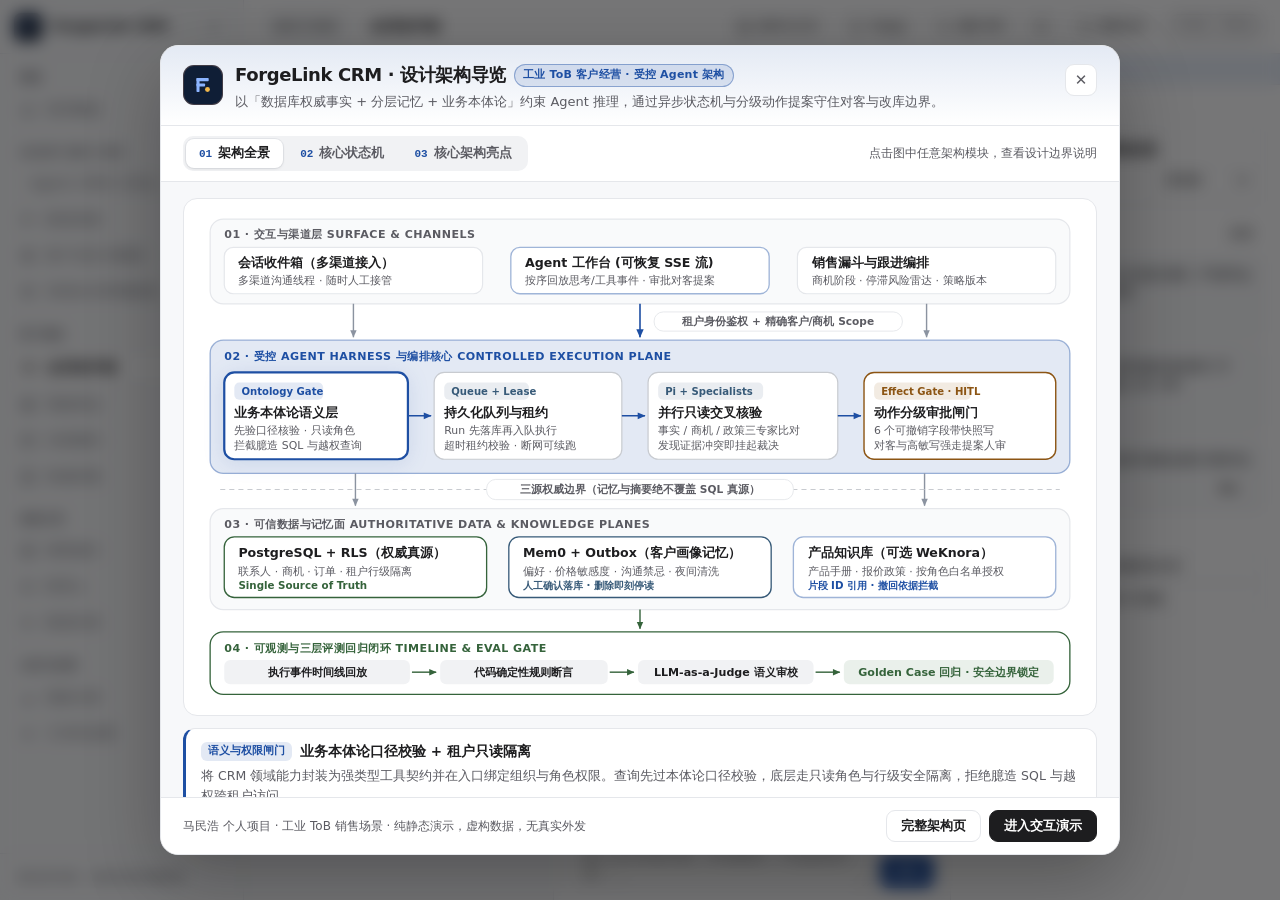
<file: public/index.html>
<!doctype html>
<html lang="zh-CN">
<head>
  <meta charset="utf-8" />
  <meta name="viewport" content="width=device-width, initial-scale=1, viewport-fit=cover" />
  <meta name="description" content="ForgeLink 工业销售 Agent 工作台 — 面向工业制造 ToB 大客户销售的静态交互演示：异步 Agent 执行时间线、客户记忆、分层评测与销售漏斗（马民浩 个人项目）。" />
  <title>ForgeLink CRM · 工业销售 Agent 工作台</title>
  <link rel="icon" type="image/svg+xml" href="data:image/svg+xml,%3Csvg xmlns='http://www.w3.org/2000/svg' viewBox='0 0 216 216'%3E%3Crect width='216' height='216' rx='38' fill='%230f1e36'/%3E%3Cg fill='%238bb4ff'%3E%3Crect x='44' y='40' width='120' height='30' rx='7'/%3E%3Crect x='44' y='40' width='30' height='136' rx='7'/%3E%3Crect x='44' y='93' width='84' height='30' rx='7'/%3E%3C/g%3E%3Ccircle cx='152' cy='152' r='24' fill='%23f2b84b'/%3E%3C/svg%3E" />
  <link rel="stylesheet" href="styles.css" />
  <link rel="stylesheet" href="followups/followups.429e5d7b2d20.css" />
</head>
<body>
  <div id="app"></div>
  <script src="data.js"></script>
  <script src="followups-state.js"></script>
  <script src="views.js"></script>
  <script src="app.js"></script>
  <script src="welcome.js"></script>
  <script>
    /* Names and the publish ink are applied as the nodes appear, without
       waiting for the module. A cached stylesheet cannot hide the label. */
    (function () {
      function textOf(el) {
        return (el.innerText || "").replace(/\s+/g, " ").trim();
      }
      function paint(el) {
        if (!el || el.nodeType !== 1 || !el.matches) return;
        if (el.matches("[data-testid^='palette-add-']")) {
          var label = textOf(el);
          if (label) el.setAttribute("aria-label", label);
        }
        if (el.matches("button.bg-accent, button.text-accent-foreground")) {
          var fg = getComputedStyle(document.documentElement).getPropertyValue("--color-accent-fg").trim() || "#ffffff";
          el.style.setProperty("color", fg, "important");
          el.style.setProperty("-webkit-text-fill-color", fg, "important");
        }
        var nested = el.querySelectorAll
          ? el.querySelectorAll("[data-testid^='palette-add-'], button.bg-accent, button.text-accent-foreground")
          : [];
        for (var i = 0; i < nested.length; i++) paint(nested[i]);
      }
      new MutationObserver(function (records) {
        for (var i = 0; i < records.length; i++) {
          var added = records[i].addedNodes;
          for (var j = 0; j < added.length; j++) paint(added[j]);
        }
      }).observe(document.documentElement, { childList: true, subtree: true });
    })();
  </script>
  <script type="module" src="followups/followups.d84bc7f1c128.js"></script>
</body>
</html>
</file>
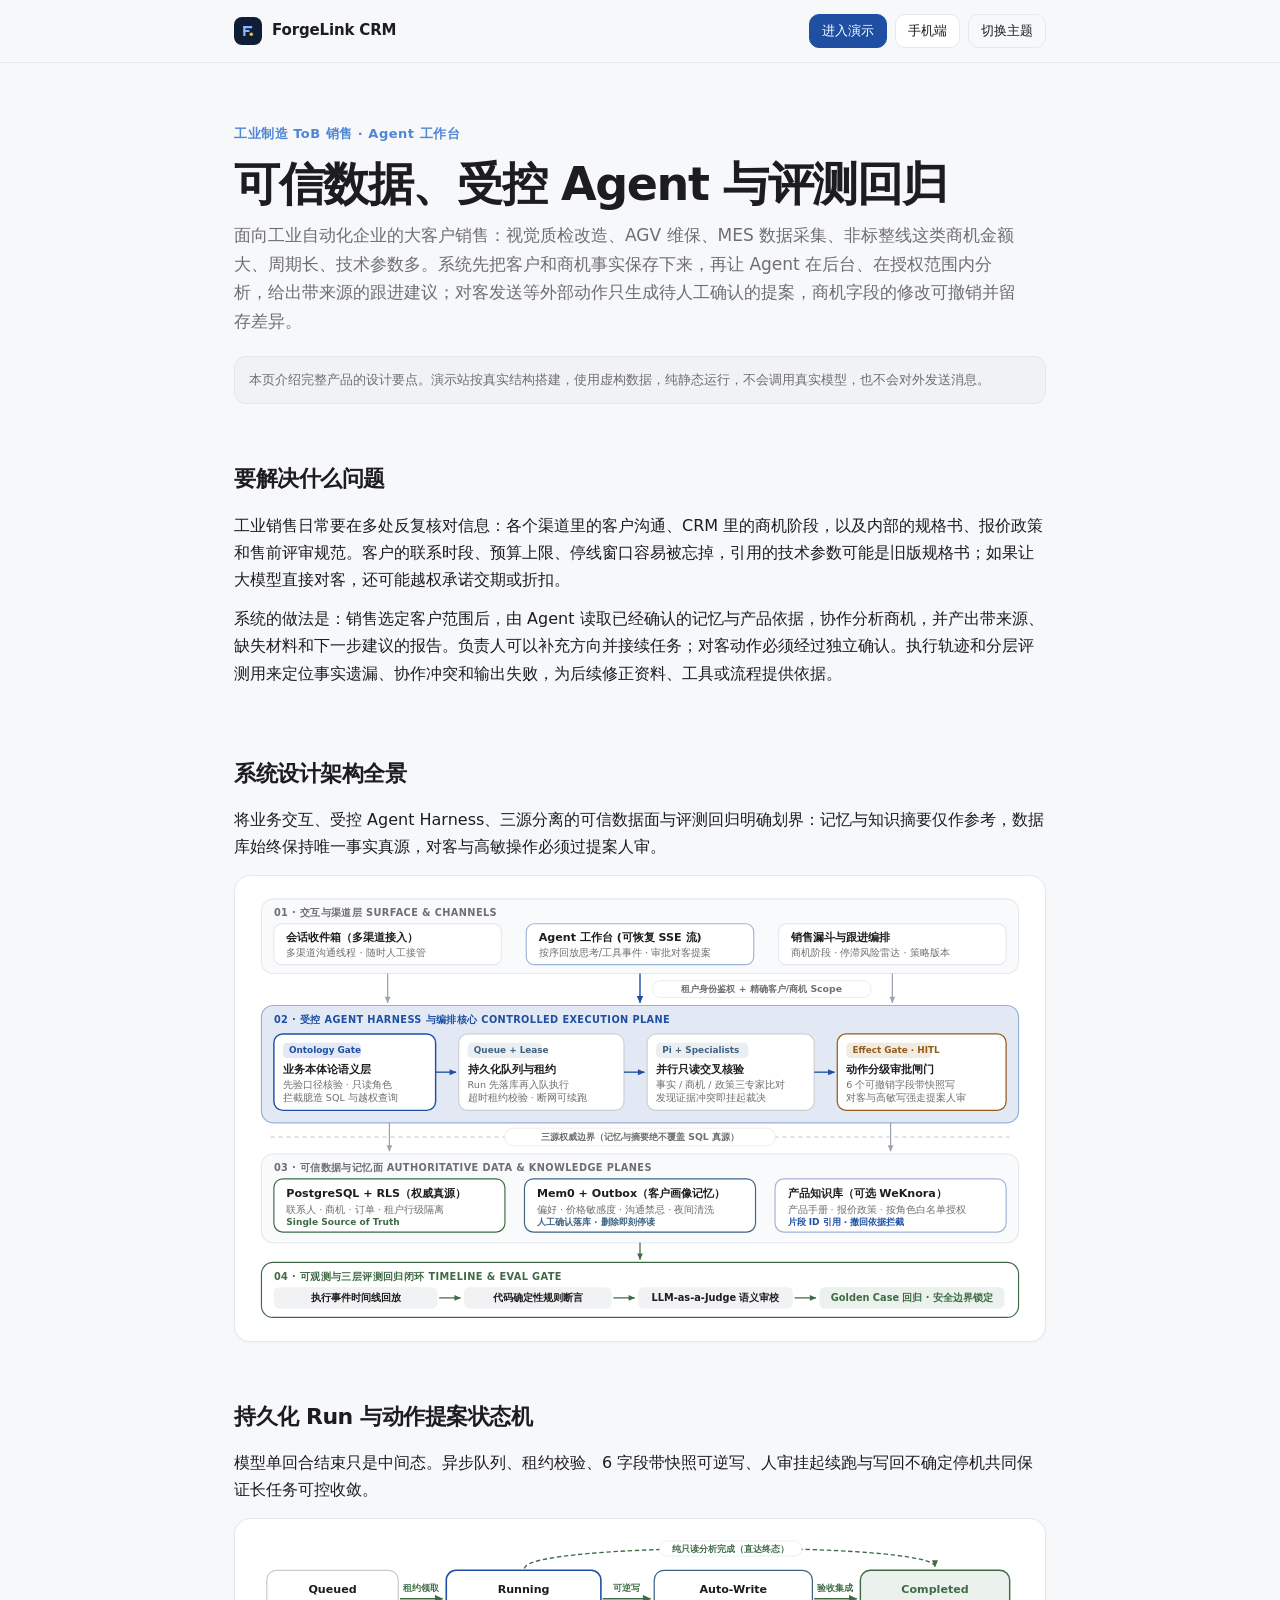
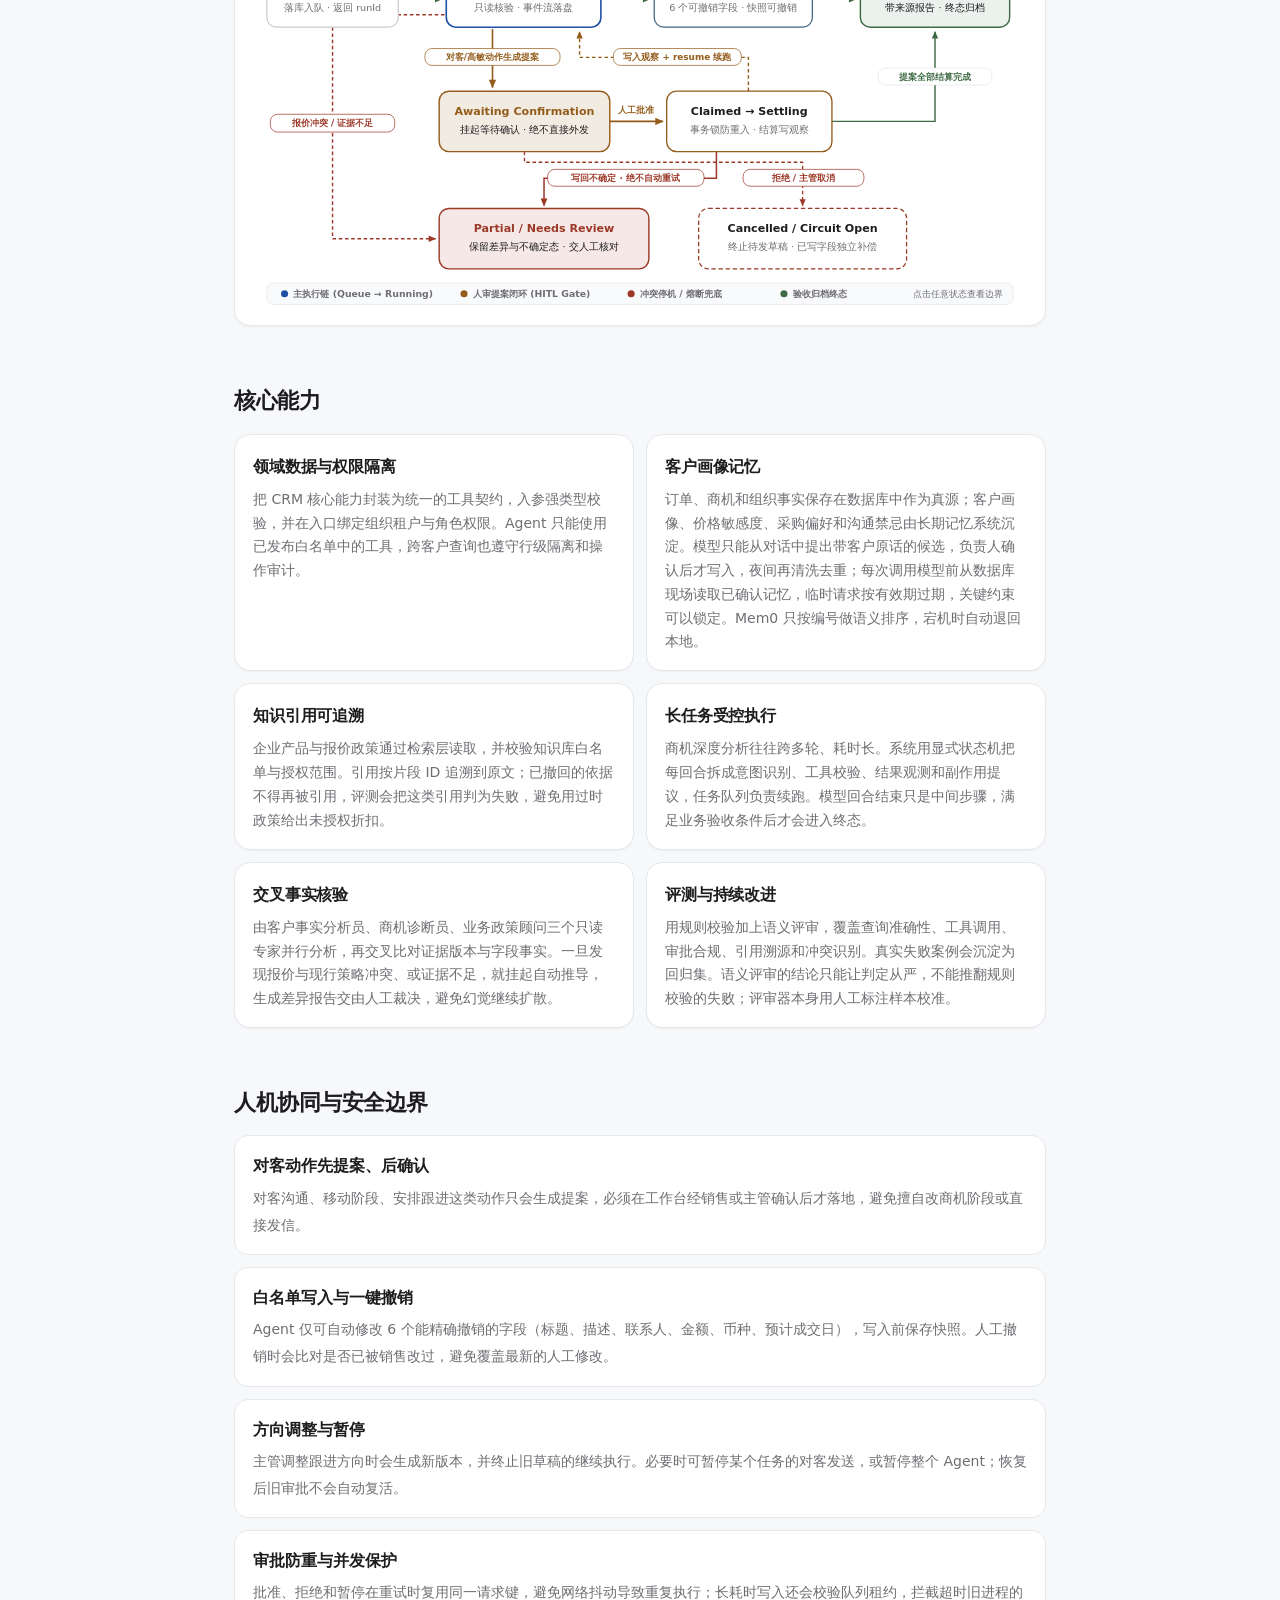
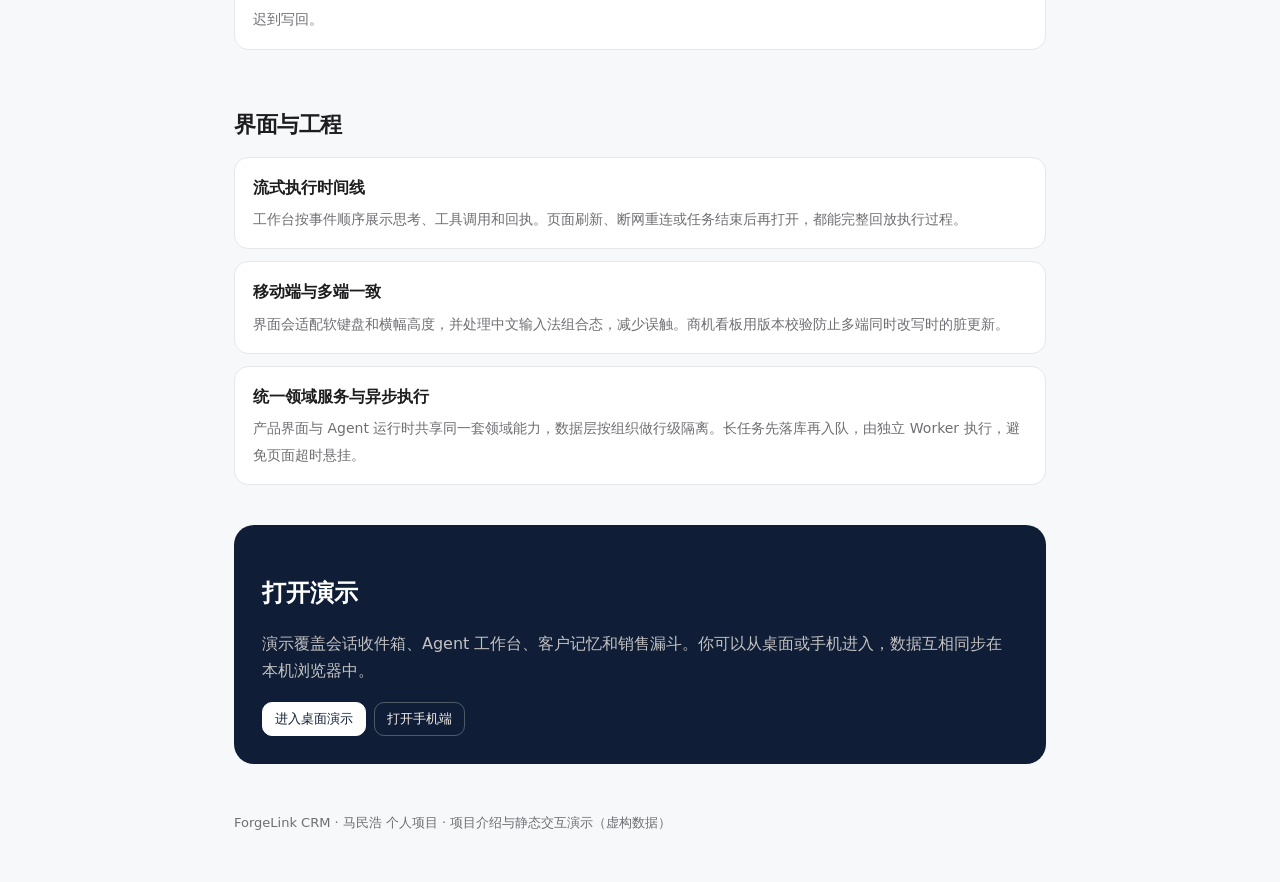
<file: public/about.html>
<!doctype html>
<html lang="zh-CN">
<head>
  <meta charset="utf-8" />
  <meta name="viewport" content="width=device-width, initial-scale=1, viewport-fit=cover" />
  <meta name="description" content="ForgeLink CRM 项目介绍：面向工业制造 ToB 大客户销售，用可信数据约束受控 Agent，并以分层评测保证分析与跟进质量。" />
  <title>项目介绍 · ForgeLink CRM</title>
  <link rel="icon" type="image/svg+xml" href="data:image/svg+xml,%3Csvg xmlns='http://www.w3.org/2000/svg' viewBox='0 0 216 216'%3E%3Crect width='216' height='216' rx='38' fill='%230f1e36'/%3E%3Cg fill='%238bb4ff'%3E%3Crect x='44' y='40' width='120' height='30' rx='7'/%3E%3Crect x='44' y='40' width='30' height='136' rx='7'/%3E%3Crect x='44' y='93' width='84' height='30' rx='7'/%3E%3C/g%3E%3Ccircle cx='152' cy='152' r='24' fill='%23f2b84b'/%3E%3C/svg%3E" />
  <link rel="stylesheet" href="about.css" />
</head>
<body>
  <header class="nav">
    <div class="nav-inner">
      <a class="brand" href="about.html">
        <span class="brand-mark">
          <svg width="16" height="16" viewBox="0 0 216 216"><g fill="#8bb4ff"><rect x="44" y="40" width="120" height="30" rx="7"/><rect x="44" y="40" width="30" height="136" rx="7"/><rect x="44" y="93" width="84" height="30" rx="7"/></g><circle cx="152" cy="152" r="24" fill="#f2b84b"/></svg>
        </span>
        ForgeLink CRM
      </a>
      <div class="nav-actions">
        <a class="btn primary" href="index.html#/app/inbox">进入演示</a>
        <a class="btn" href="mobile.html#/app/inbox">手机端</a>
        <button class="btn ghost" id="toggle-theme" type="button">切换主题</button>
      </div>
    </div>
  </header>

  <main class="wrap">
    <section class="hero">
      <div class="kicker">工业制造 ToB 销售 · Agent 工作台</div>
      <h1>可信数据、受控 Agent 与评测回归</h1>
      <p class="lead">面向工业自动化企业的大客户销售：视觉质检改造、AGV 维保、MES 数据采集、非标整线这类商机金额大、周期长、技术参数多。系统先把客户和商机事实保存下来，再让 Agent 在后台、在授权范围内分析，给出带来源的跟进建议；对客发送等外部动作只生成待人工确认的提案，商机字段的修改可撤销并留存差异。</p>
      <p class="note">本页介绍完整产品的设计要点。演示站按真实结构搭建，使用虚构数据，纯静态运行，不会调用真实模型，也不会对外发送消息。</p>
    </section>

    <section>
      <h2>要解决什么问题</h2>
      <p>工业销售日常要在多处反复核对信息：各个渠道里的客户沟通、CRM 里的商机阶段，以及内部的规格书、报价政策和售前评审规范。客户的联系时段、预算上限、停线窗口容易被忘掉，引用的技术参数可能是旧版规格书；如果让大模型直接对客，还可能越权承诺交期或折扣。</p>
      <p>系统的做法是：销售选定客户范围后，由 Agent 读取已经确认的记忆与产品依据，协作分析商机，并产出带来源、缺失材料和下一步建议的报告。负责人可以补充方向并接续任务；对客动作必须经过独立确认。执行轨迹和分层评测用来定位事实遗漏、协作冲突和输出失败，为后续修正资料、工具或流程提供依据。</p>
    </section>

    <section>
      <h2>系统设计架构全景</h2>
      <p>将业务交互、受控 Agent Harness、三源分离的可信数据面与评测回归明确划界：记忆与知识摘要仅作参考，数据库始终保持唯一事实真源，对客与高敏操作必须过提案人审。</p>
      <div class="diagram-box" id="about-arch-svg"></div>
    </section>

    <section>
      <h2>持久化 Run 与动作提案状态机</h2>
      <p>模型单回合结束只是中间态。异步队列、租约校验、6 字段带快照可逆写、人审挂起续跑与写回不确定停机共同保证长任务可控收敛。</p>
      <div class="diagram-box" id="about-fsm-svg"></div>
    </section>

    <section>
      <h2>核心能力</h2>
      <div class="cards">
        <article class="card">
          <h3>领域数据与权限隔离</h3>
          <p>把 CRM 核心能力封装为统一的工具契约，入参强类型校验，并在入口绑定组织租户与角色权限。Agent 只能使用已发布白名单中的工具，跨客户查询也遵守行级隔离和操作审计。</p>
        </article>
        <article class="card">
          <h3>客户画像记忆</h3>
          <p>订单、商机和组织事实保存在数据库中作为真源；客户画像、价格敏感度、采购偏好和沟通禁忌由长期记忆系统沉淀。模型只能从对话中提出带客户原话的候选，负责人确认后才写入，夜间再清洗去重；每次调用模型前从数据库现场读取已确认记忆，临时请求按有效期过期，关键约束可以锁定。Mem0 只按编号做语义排序，宕机时自动退回本地。</p>
        </article>
        <article class="card">
          <h3>知识引用可追溯</h3>
          <p>企业产品与报价政策通过检索层读取，并校验知识库白名单与授权范围。引用按片段 ID 追溯到原文；已撤回的依据不得再被引用，评测会把这类引用判为失败，避免用过时政策给出未授权折扣。</p>
        </article>
        <article class="card">
          <h3>长任务受控执行</h3>
          <p>商机深度分析往往跨多轮、耗时长。系统用显式状态机把每回合拆成意图识别、工具校验、结果观测和副作用提议，任务队列负责续跑。模型回合结束只是中间步骤，满足业务验收条件后才会进入终态。</p>
        </article>
        <article class="card">
          <h3>交叉事实核验</h3>
          <p>由客户事实分析员、商机诊断员、业务政策顾问三个只读专家并行分析，再交叉比对证据版本与字段事实。一旦发现报价与现行策略冲突、或证据不足，就挂起自动推导，生成差异报告交由人工裁决，避免幻觉继续扩散。</p>
        </article>
        <article class="card">
          <h3>评测与持续改进</h3>
          <p>用规则校验加上语义评审，覆盖查询准确性、工具调用、审批合规、引用溯源和冲突识别。真实失败案例会沉淀为回归集。语义评审的结论只能让判定从严，不能推翻规则校验的失败；评审器本身用人工标注样本校准。</p>
        </article>
      </div>
    </section>

    <section>
      <h2>人机协同与安全边界</h2>
      <ul class="list">
        <li>
          <strong>对客动作先提案、后确认</strong>
          <span>对客沟通、移动阶段、安排跟进这类动作只会生成提案，必须在工作台经销售或主管确认后才落地，避免擅自改商机阶段或直接发信。</span>
        </li>
        <li>
          <strong>白名单写入与一键撤销</strong>
          <span>Agent 仅可自动修改 6 个能精确撤销的字段（标题、描述、联系人、金额、币种、预计成交日），写入前保存快照。人工撤销时会比对是否已被销售改过，避免覆盖最新的人工修改。</span>
        </li>
        <li>
          <strong>方向调整与暂停</strong>
          <span>主管调整跟进方向时会生成新版本，并终止旧草稿的继续执行。必要时可暂停某个任务的对客发送，或暂停整个 Agent；恢复后旧审批不会自动复活。</span>
        </li>
        <li>
          <strong>审批防重与并发保护</strong>
          <span>批准、拒绝和暂停在重试时复用同一请求键，避免网络抖动导致重复执行；长耗时写入还会校验队列租约，拦截超时旧进程的迟到写回。</span>
        </li>
      </ul>
    </section>

    <section>
      <h2>界面与工程</h2>
      <ul class="list">
        <li>
          <strong>流式执行时间线</strong>
          <span>工作台按事件顺序展示思考、工具调用和回执。页面刷新、断网重连或任务结束后再打开，都能完整回放执行过程。</span>
        </li>
        <li>
          <strong>移动端与多端一致</strong>
          <span>界面会适配软键盘和横幅高度，并处理中文输入法组合态，减少误触。商机看板用版本校验防止多端同时改写时的脏更新。</span>
        </li>
        <li>
          <strong>统一领域服务与异步执行</strong>
          <span>产品界面与 Agent 运行时共享同一套领域能力，数据层按组织做行级隔离。长任务先落库再入队，由独立 Worker 执行，避免页面超时悬挂。</span>
        </li>
      </ul>
    </section>

    <div class="cta">
      <h2>打开演示</h2>
      <p>演示覆盖会话收件箱、Agent 工作台、客户记忆和销售漏斗。你可以从桌面或手机进入，数据互相同步在本机浏览器中。</p>
      <div class="cta-actions">
        <a class="btn" href="index.html#/app/inbox">进入桌面演示</a>
        <a class="btn ghost" href="mobile.html#/app/inbox">打开手机端</a>
      </div>
    </div>

    <footer>ForgeLink CRM · 马民浩 个人项目 · 项目介绍与静态交互演示（虚构数据）</footer>
  </main>

  <script src="welcome.js"></script>
  <script>
    (function () {
      var KEY = "forgelink-crm_intro_seen_v1";
      var KEY2 = "forgelink-crm_arch_intro_v1";
      var STATE = "forgelink-crm_demo_state_v1";
      try { localStorage.setItem(KEY, "1"); localStorage.setItem(KEY2, "1"); } catch (e) {}

      if (window.CrmArchDiagrams) {
        var archBox = document.getElementById("about-arch-svg");
        var fsmBox = document.getElementById("about-fsm-svg");
        if (archBox) archBox.innerHTML = window.CrmArchDiagrams.renderArchSvg();
        if (fsmBox) fsmBox.innerHTML = window.CrmArchDiagrams.renderFsmSvg();
      }

      function currentTheme() {
        try {
          var raw = localStorage.getItem(STATE);
          if (raw) {
            var theme = JSON.parse(raw).theme;
            if (theme === "dark" || theme === "light") return theme;
          }
        } catch (e) {}
        return "light";
      }

      function apply(theme) {
        document.documentElement.setAttribute("data-theme", theme === "dark" ? "dark" : "light");
      }

      function persist(theme) {
        try {
          var raw = localStorage.getItem(STATE);
          if (!raw) return;
          var state = JSON.parse(raw);
          if (!state || typeof state !== "object") return;
          state.theme = theme;
          localStorage.setItem(STATE, JSON.stringify(state));
        } catch (e) {}
      }

      apply(currentTheme());
      document.getElementById("toggle-theme").addEventListener("click", function () {
        var next = document.documentElement.getAttribute("data-theme") === "dark" ? "light" : "dark";
        apply(next);
        persist(next);
      });
    })();
  </script>
</body>
</html>
</file>
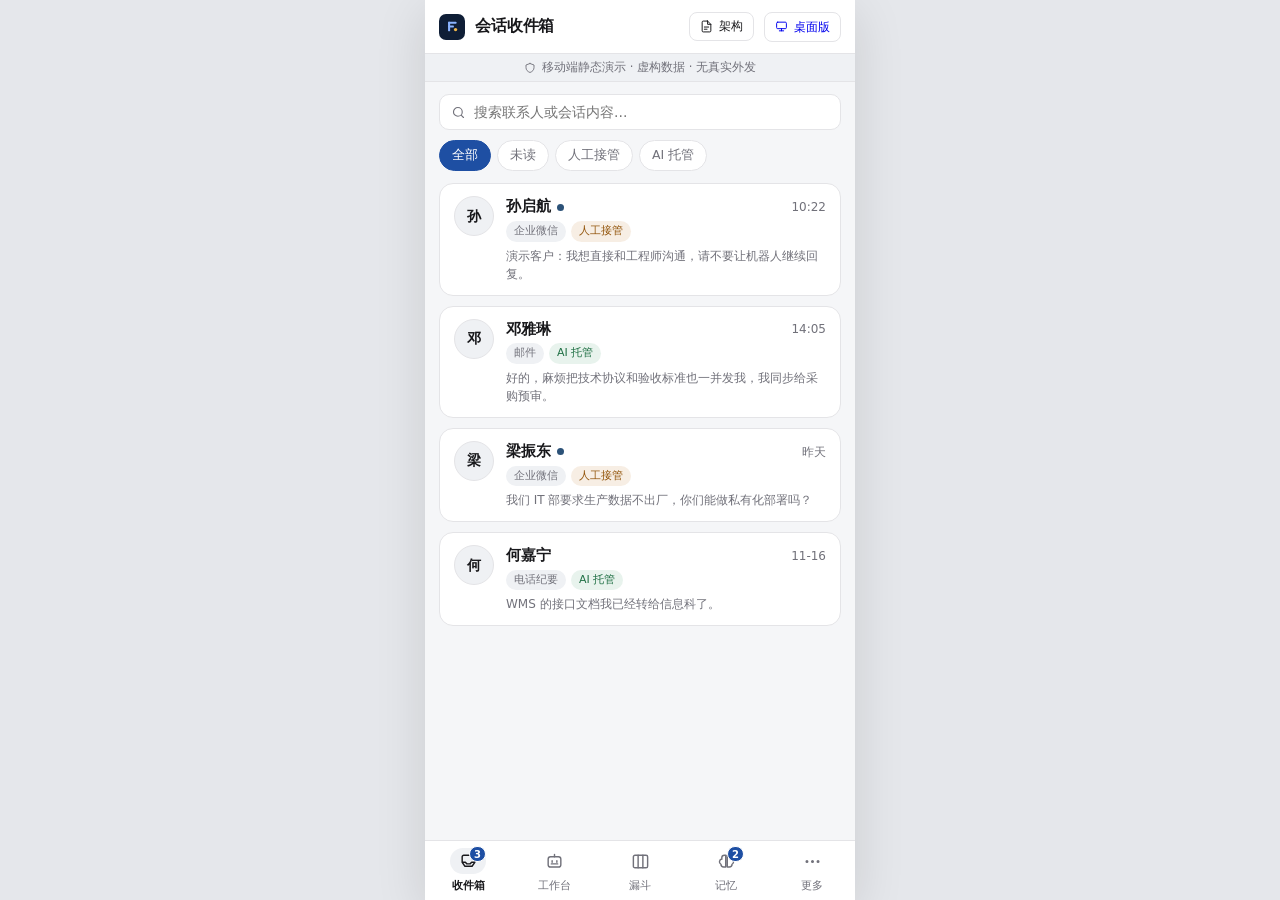
<file: public/mobile.html>
<!doctype html>
<html lang="zh-CN">
<head>
  <meta charset="utf-8" />
  <meta name="viewport" content="width=device-width, initial-scale=1, maximum-scale=1, viewport-fit=cover, interactive-widget=resizes-content" />
  <meta name="apple-mobile-web-app-capable" content="yes" />
  <meta name="description" content="ForgeLink 工业销售 Agent 工作台移动端演示 — 会话收件箱、Agent 工作台、客户记忆与销售漏斗（马民浩 个人项目）。" />
  <title>ForgeLink CRM · 移动端演示</title>
  <link rel="icon" type="image/svg+xml" href="data:image/svg+xml,%3Csvg xmlns='http://www.w3.org/2000/svg' viewBox='0 0 216 216'%3E%3Crect width='216' height='216' rx='38' fill='%230f1e36'/%3E%3Cg fill='%238bb4ff'%3E%3Crect x='44' y='40' width='120' height='30' rx='7'/%3E%3Crect x='44' y='40' width='30' height='136' rx='7'/%3E%3Crect x='44' y='93' width='84' height='30' rx='7'/%3E%3C/g%3E%3Ccircle cx='152' cy='152' r='24' fill='%23f2b84b'/%3E%3C/svg%3E" />
  <link rel="stylesheet" href="mobile.css" />
</head>
<body>
  <div id="mobile-app"></div>
  <script src="data.js"></script>
  <script src="followups-state.js"></script>
  <script src="mobile.js"></script>
  <script src="welcome.js"></script>
</body>
</html>
</file>
<file: public/styles.css>
:root {
  --font-sans: -apple-system, BlinkMacSystemFont, "Segoe UI", "Noto Sans SC", "PingFang SC", "Microsoft YaHei", ui-sans-serif, system-ui, sans-serif;
  --font-mono: ui-monospace, "SFMono-Regular", Menlo, Monaco, Consolas, "Liberation Mono", monospace;

  --bg: #f7f8fa;
  --surface: #ffffff;
  --sidebar: #f9fafb;
  --elevated: #f1f2f4;
  --overlay: rgba(29, 29, 31, 0.35);

  --text: #1d1d1f;
  --text-muted: #6e6e73;
  --border: #e5e7eb;
  --border-strong: #c8cbd0;

  --accent: #1e4fa3;
  --accent-hover: #173f84;
  --accent-fg: #ffffff;
  --accent-soft: #e8eff9;

  --brand-warm: #4f86d6;

  --success: #5e8b62;
  --success-bg: rgba(94, 139, 98, 0.12);
  --success-fg: #416747;
  --warning: #9c6321;
  --warning-bg: rgba(156, 99, 33, 0.12);
  --warning-fg: #754916;
  --error: #a94431;
  --error-bg: rgba(169, 68, 49, 0.12);
  --error-fg: #843425;
  --info: #506e8a;
  --info-bg: rgba(80, 110, 138, 0.12);
  --info-fg: #3b5368;

  --radius-sm: 8px;
  --radius-md: 12px;
  --radius-lg: 16px;
  --shadow-sm: 0 1px 2px rgba(0, 0, 0, 0.04);
  --shadow-md: 0 8px 24px rgba(0, 0, 0, 0.08);
}

[data-theme="dark"] {
  --bg: #111113;
  --surface: #18181b;
  --sidebar: #141416;
  --elevated: #222226;
  --overlay: rgba(0, 0, 0, 0.55);

  --text: #f4f4f5;
  --text-muted: #a1a1aa;
  --border: #27272a;
  --border-strong: #3f3f46;

  --accent: #8bb4ff;
  --accent-hover: #a9c7ff;
  --accent-fg: #0b1528;
  --accent-soft: #1c2a44;

  --success-bg: rgba(94, 139, 98, 0.2);
  --success-fg: #93c497;
  --warning-bg: rgba(156, 99, 33, 0.22);
  --warning-fg: #e2a765;
  --error-bg: rgba(169, 68, 49, 0.22);
  --error-fg: #eb8c7a;
  --info-bg: rgba(80, 110, 138, 0.22);
  --info-fg: #93b5d4;
}

* { box-sizing: border-box; }
html, body { height: 100%; margin: 0; padding: 0; }
body {
  font-family: var(--font-sans);
  background: var(--bg);
  color: var(--text);
  font-size: 14px;
  line-height: 1.5;
  -webkit-font-smoothing: antialiased;
}
button, input, textarea, select {
  font-family: inherit;
  font-size: inherit;
  color: inherit;
}
a { color: inherit; text-decoration: none; }

/* Shell */
.shell {
  display: flex;
  height: 100dvh;
  width: 100%;
  overflow: hidden;
  background: var(--bg);
}

.sidebar {
  width: 244px;
  flex-shrink: 0;
  background: var(--sidebar);
  border-right: 1px solid var(--border);
  display: flex;
  flex-direction: column;
  transition: width 0.18s ease;
  overflow: hidden;
}
.sidebar.collapsed { width: 64px; }
.sidebar-header {
  height: 54px;
  padding: 0 14px;
  display: flex;
  align-items: center;
  justify-content: space-between;
  border-bottom: 1px solid var(--border);
  flex-shrink: 0;
}
.brand {
  display: flex;
  align-items: center;
  gap: 10px;
  font-weight: 650;
  font-size: 14px;
  letter-spacing: -0.01em;
  white-space: nowrap;
  overflow: hidden;
}
.brand-mark {
  width: 28px;
  height: 28px;
  border-radius: 7px;
  background: #0f1e36;
  display: grid;
  place-items: center;
  flex-shrink: 0;
}
.sidebar-nav {
  flex: 1;
  overflow-y: auto;
  padding: 12px 10px;
}
.nav-group { margin-bottom: 14px; }
.nav-group-label {
  padding: 4px 10px 6px;
  font-size: 11px;
  font-weight: 600;
  color: var(--text-muted);
  text-transform: uppercase;
  letter-spacing: 0.04em;
  white-space: nowrap;
}
.sidebar.collapsed .nav-group-label,
.sidebar.collapsed .brand-text,
.sidebar.collapsed .nav-label,
.sidebar.collapsed .nav-badge { display: none; }

.nav-item {
  display: flex;
  align-items: center;
  gap: 10px;
  padding: 8px 10px;
  border-radius: var(--radius-sm);
  color: var(--text-muted);
  cursor: pointer;
  transition: background 0.12s, color 0.12s;
  white-space: nowrap;
  margin-bottom: 2px;
  border: 0;
  background: transparent;
  width: 100%;
  text-align: left;
}
.nav-item:hover {
  background: var(--elevated);
  color: var(--text);
}
.nav-item.active {
  background: var(--surface);
  color: var(--text);
  font-weight: 600;
  box-shadow: var(--shadow-sm);
  border: 1px solid var(--border);
}
.nav-badge {
  margin-left: auto;
  font-size: 11px;
  font-weight: 600;
  padding: 1px 7px;
  border-radius: 999px;
  background: var(--elevated);
  color: var(--text);
}
.nav-item.active .nav-badge {
  background: var(--accent);
  color: var(--accent-fg);
}

.sidebar-footer {
  padding: 10px;
  border-top: 1px solid var(--border);
  flex-shrink: 0;
}

.main-col {
  flex: 1;
  min-width: 0;
  display: flex;
  flex-direction: column;
  height: 100dvh;
}

.topbar {
  height: 54px;
  padding: 0 18px;
  background: var(--surface);
  border-bottom: 1px solid var(--border);
  display: flex;
  align-items: center;
  justify-content: space-between;
  gap: 12px;
  flex-shrink: 0;
}
.topbar-left, .topbar-right {
  display: flex;
  align-items: center;
  gap: 10px;
}
.workspace-pill {
  display: inline-flex;
  align-items: center;
  gap: 6px;
  padding: 5px 10px;
  border-radius: var(--radius-sm);
  border: 1px solid var(--border);
  background: var(--sidebar);
  font-size: 13px;
  font-weight: 500;
}
.divider-v {
  width: 1px;
  height: 18px;
  background: var(--border);
}
.demobar {
  background: var(--accent-soft);
  border-bottom: 1px solid var(--border);
  padding: 6px 16px;
  font-size: 12px;
  color: var(--text-muted);
  display: flex;
  align-items: center;
  justify-content: center;
  gap: 8px;
  flex-shrink: 0;
}

.content {
  flex: 1;
  min-height: 0;
  overflow-y: auto;
  padding: 20px 24px;
}
.content.flush {
  padding: 0;
  overflow: hidden;
  display: flex;
  flex-direction: column;
}
#followups-root {
  flex: 1 1 auto;
  min-height: 0;
  display: flex;
  flex-direction: column;
}

/* Common UI */
.btn {
  display: inline-flex;
  align-items: center;
  justify-content: center;
  gap: 6px;
  padding: 7px 13px;
  border-radius: var(--radius-sm);
  border: 1px solid var(--border);
  background: var(--surface);
  color: var(--text);
  font-size: 13px;
  font-weight: 500;
  cursor: pointer;
  transition: background 0.12s, border-color 0.12s, transform 0.08s;
  white-space: nowrap;
}
.btn:hover:not(:disabled) { background: var(--elevated); }
.btn:active:not(:disabled) { transform: scale(0.985); }
.btn:disabled { opacity: 0.45; cursor: not-allowed; }
.btn.primary {
  background: var(--accent);
  color: var(--accent-fg);
  border-color: var(--accent);
}
.btn.primary:hover:not(:disabled) { background: var(--accent-hover); }
.btn.ghost {
  border-color: transparent;
  background: transparent;
}
.btn.ghost:hover:not(:disabled) { background: var(--elevated); }
.btn.sm { padding: 4px 10px; font-size: 12px; }
.btn.icon { width: 32px; height: 32px; padding: 0; }
.btn.danger { color: var(--error-fg); border-color: rgba(169, 68, 49, 0.3); }

.badge {
  display: inline-flex;
  align-items: center;
  gap: 4px;
  padding: 2px 8px;
  border-radius: 999px;
  font-size: 11px;
  font-weight: 500;
  background: var(--elevated);
  color: var(--text-muted);
  border: 1px solid transparent;
  white-space: nowrap;
}
.badge.success { background: var(--success-bg); color: var(--success-fg); }
.badge.warning { background: var(--warning-bg); color: var(--warning-fg); }
.badge.error { background: var(--error-bg); color: var(--error-fg); }
.badge.info { background: var(--info-bg); color: var(--info-fg); }
.badge.outline { background: transparent; border-color: var(--border); }

.card {
  background: var(--surface);
  border: 1px solid var(--border);
  border-radius: var(--radius-md);
  padding: 16px;
  box-shadow: var(--shadow-sm);
}

.input, .select, .textarea {
  width: 100%;
  padding: 8px 12px;
  border-radius: var(--radius-sm);
  border: 1px solid var(--border);
  background: var(--surface);
  color: var(--text);
  outline: none;
  transition: border-color 0.12s;
}
.input:focus, .select:focus, .textarea:focus {
  border-color: var(--border-strong);
}

.page-header {
  display: flex;
  align-items: flex-start;
  justify-content: space-between;
  gap: 16px;
  margin-bottom: 18px;
  flex-wrap: wrap;
}
.page-title {
  margin: 0;
  font-size: 20px;
  font-weight: 650;
  letter-spacing: -0.02em;
}
.page-desc {
  margin: 4px 0 0;
  font-size: 13px;
  color: var(--text-muted);
}

.grid-4 { display: grid; grid-template-columns: repeat(4, minmax(0, 1fr)); gap: 14px; }
.grid-3 { display: grid; grid-template-columns: repeat(3, minmax(0, 1fr)); gap: 14px; }
.grid-2 { display: grid; grid-template-columns: repeat(2, minmax(0, 1fr)); gap: 16px; }
.kpi-val { font-size: 24px; font-weight: 700; letter-spacing: -0.02em; margin-top: 6px; }
.muted { color: var(--text-muted); }
.small { font-size: 12px; }
.mono { font-family: var(--font-mono); }

/* Inbox 3-column layout */
.inbox-layout {
  display: grid;
  grid-template-columns: 310px minmax(0, 1fr) 330px;
  flex: 1;
  min-height: 0;
  height: 100%;
  background: var(--surface);
}
.inbox-list-col {
  border-right: 1px solid var(--border);
  display: flex;
  flex-direction: column;
  min-height: 0;
  background: var(--sidebar);
}
.inbox-list-head {
  padding: 12px;
  border-bottom: 1px solid var(--border);
  display: flex;
  flex-direction: column;
  gap: 8px;
}
.filter-pills {
  display: flex;
  gap: 4px;
  flex-wrap: wrap;
}
.pill-btn {
  padding: 4px 9px;
  border-radius: 999px;
  border: 1px solid var(--border);
  background: var(--surface);
  font-size: 12px;
  color: var(--text-muted);
  cursor: pointer;
}
.pill-btn.active {
  background: var(--accent);
  color: var(--accent-fg);
  border-color: var(--accent);
}
.conv-scroll {
  flex: 1;
  overflow-y: auto;
  padding: 6px;
}
.conv-item {
  padding: 10px 12px;
  border-radius: var(--radius-sm);
  cursor: pointer;
  margin-bottom: 4px;
  border: 1px solid transparent;
  transition: background 0.12s;
}
.conv-item:hover { background: var(--elevated); }
.conv-item.active {
  background: var(--surface);
  border-color: var(--border);
  box-shadow: var(--shadow-sm);
}
.conv-top {
  display: flex;
  align-items: center;
  justify-content: space-between;
  gap: 6px;
  margin-bottom: 4px;
}
.conv-name { font-weight: 600; font-size: 13.5px; display: flex; align-items: center; gap: 6px; }
.unread-dot { width: 7px; height: 7px; border-radius: 50%; background: var(--info); display: inline-block; }
.conv-preview {
  font-size: 12px;
  color: var(--text-muted);
  display: -webkit-box;
  -webkit-line-clamp: 2;
  -webkit-box-orient: vertical;
  overflow: hidden;
}

.inbox-thread-col {
  display: flex;
  flex-direction: column;
  min-height: 0;
  background: var(--bg);
}
.thread-header {
  padding: 12px 18px;
  background: var(--surface);
  border-bottom: 1px solid var(--border);
  display: flex;
  align-items: center;
  justify-content: space-between;
  gap: 12px;
}
.thread-messages {
  flex: 1;
  overflow-y: auto;
  padding: 18px 20px;
  display: flex;
  flex-direction: column;
  gap: 12px;
}
.msg-row {
  display: flex;
  flex-direction: column;
  max-width: 74%;
}
.msg-row.inbound { align-self: flex-start; }
.msg-row.outbound { align-self: flex-end; align-items: flex-end; }
.msg-row.note { align-self: center; max-width: 86%; width: 100%; }
.msg-bubble {
  padding: 10px 14px;
  border-radius: 12px;
  font-size: 13.5px;
  line-height: 1.55;
  border: 1px solid var(--border);
  background: var(--surface);
}
.msg-row.outbound .msg-bubble {
  background: var(--accent);
  color: var(--accent-fg);
  border-color: var(--accent);
}
.msg-row.note .msg-bubble {
  background: var(--warning-bg);
  border-color: rgba(156, 99, 33, 0.25);
  color: var(--text);
}
.msg-meta {
  font-size: 11px;
  color: var(--text-muted);
  margin-top: 4px;
  display: flex;
  align-items: center;
  gap: 6px;
}
.handoff-card {
  align-self: center;
  width: 100%;
  max-width: 520px;
  background: var(--surface);
  border: 1px dashed var(--border-strong);
  border-radius: var(--radius-md);
  padding: 10px 14px;
  font-size: 12px;
  color: var(--text-muted);
  display: flex;
  align-items: center;
  justify-content: space-between;
  gap: 10px;
}

.composer {
  padding: 12px 16px;
  background: var(--surface);
  border-top: 1px solid var(--border);
}
.composer-tabs {
  display: flex;
  align-items: center;
  justify-content: space-between;
  margin-bottom: 8px;
}
.composer-box {
  display: flex;
  gap: 8px;
  align-items: flex-end;
}

.inbox-crm-col {
  border-left: 1px solid var(--border);
  background: var(--surface);
  overflow-y: auto;
  padding: 16px;
  display: flex;
  flex-direction: column;
  gap: 16px;
}
.panel-section-title {
  font-size: 11.5px;
  font-weight: 650;
  color: var(--text-muted);
  text-transform: uppercase;
  letter-spacing: 0.04em;
  margin: 0 0 8px;
}

/* Workbench */
.workbench-layout {
  display: grid;
  grid-template-columns: minmax(0, 1fr) 360px;
  flex: 1;
  min-height: 0;
  height: 100%;
}
.workbench-main {
  display: flex;
  flex-direction: column;
  min-height: 0;
  background: var(--bg);
}
.workbench-topbar {
  padding: 10px 18px;
  background: var(--surface);
  border-bottom: 1px solid var(--border);
  display: flex;
  align-items: center;
  justify-content: space-between;
  gap: 10px;
  flex-wrap: wrap;
}
.workbench-stream {
  flex: 1;
  overflow-y: auto;
  padding: 20px;
  display: flex;
  flex-direction: column;
  gap: 16px;
}
.workbench-side {
  border-left: 1px solid var(--border);
  background: var(--surface);
  overflow-y: auto;
  padding: 16px;
  display: flex;
  flex-direction: column;
  gap: 14px;
}
.trace-step {
  border: 1px solid var(--border);
  border-radius: var(--radius-sm);
  background: var(--surface);
  padding: 10px 12px;
  margin-top: 8px;
}
.trace-step summary {
  cursor: pointer;
  font-weight: 500;
  font-size: 13px;
  display: flex;
  align-items: center;
  justify-content: space-between;
}
.trace-pre {
  margin: 8px 0 0;
  padding: 10px;
  border-radius: var(--radius-sm);
  background: var(--elevated);
  font-family: var(--font-mono);
  font-size: 11.5px;
  overflow-x: auto;
  white-space: pre-wrap;
}

/* Kanban */
.kanban-board {
  display: grid;
  grid-template-columns: repeat(4, minmax(240px, 1fr));
  gap: 14px;
  align-items: start;
  overflow-x: auto;
  padding-bottom: 8px;
}
.kanban-col {
  background: var(--sidebar);
  border: 1px solid var(--border);
  border-radius: var(--radius-md);
  padding: 12px;
  min-height: 360px;
}
.kanban-col-head {
  display: flex;
  align-items: center;
  justify-content: space-between;
  margin-bottom: 10px;
  font-weight: 600;
  font-size: 13px;
}
.lead-card {
  background: var(--surface);
  border: 1px solid var(--border);
  border-radius: var(--radius-sm);
  padding: 12px;
  margin-bottom: 10px;
  cursor: pointer;
  box-shadow: var(--shadow-sm);
  transition: border-color 0.12s, transform 0.1s;
}
.lead-card:hover { border-color: var(--border-strong); transform: translateY(-1px); }

/* Table */
.table-wrap {
  background: var(--surface);
  border: 1px solid var(--border);
  border-radius: var(--radius-md);
  overflow-x: auto;
}
table { width: 100%; border-collapse: collapse; }
th, td {
  padding: 10px 14px;
  text-align: left;
  border-bottom: 1px solid var(--border);
  font-size: 13px;
}
th {
  font-size: 12px;
  font-weight: 600;
  color: var(--text-muted);
  background: var(--sidebar);
}
tr:last-child td { border-bottom: 0; }
tr:hover td { background: var(--sidebar); }

/* Modal / Drawer */
.modal-backdrop {
  position: fixed;
  inset: 0;
  background: var(--overlay);
  display: grid;
  place-items: center;
  z-index: 60;
  padding: 16px;
}
.modal-card {
  width: 100%;
  max-width: 520px;
  background: var(--surface);
  border: 1px solid var(--border);
  border-radius: var(--radius-lg);
  padding: 20px;
  box-shadow: var(--shadow-md);
}
.toast {
  position: fixed;
  bottom: 20px;
  right: 20px;
  background: var(--accent);
  color: var(--accent-fg);
  padding: 10px 16px;
  border-radius: var(--radius-sm);
  font-size: 13px;
  box-shadow: var(--shadow-md);
  z-index: 80;
}

@media (max-width: 1100px) {
  .inbox-layout { grid-template-columns: 270px minmax(0, 1fr); }
  .inbox-crm-col { display: none; }
  .workbench-layout { grid-template-columns: minmax(0, 1fr); }
  .workbench-side { display: none; }
  .grid-4 { grid-template-columns: repeat(2, minmax(0, 1fr)); }
}
@media (max-width: 760px) {
  .sidebar { display: none; }
  .inbox-layout { grid-template-columns: 1fr; }
  .grid-4, .grid-3, .grid-2 { grid-template-columns: 1fr; }
}

/* First-visit welcome */
.welcome-backdrop {
  position: fixed;
  inset: 0;
  background: var(--overlay);
  display: grid;
  place-items: center;
  z-index: 90;
  padding: 16px;
}
.welcome-card {
  position: relative;
  width: 100%;
  max-width: 440px;
  background: var(--surface);
  border: 1px solid var(--border);
  border-radius: var(--radius-lg);
  padding: 28px 24px 24px;
  box-shadow: var(--shadow-md);
}
.welcome-close {
  position: absolute;
  top: 12px;
  right: 12px;
  border: 0;
  background: transparent;
  color: var(--text-muted);
  cursor: pointer;
  font-size: 16px;
  line-height: 1;
  padding: 6px 8px;
  border-radius: 8px;
}
.welcome-close:hover { background: var(--elevated); color: var(--text); }
.welcome-logo {
  width: 40px;
  height: 40px;
  border-radius: 11px;
  background: #0f1e36;
  display: grid;
  place-items: center;
  margin-bottom: 16px;
}
.welcome-card h2 {
  margin: 0 0 10px;
  font-size: 20px;
  letter-spacing: -0.02em;
}
.welcome-card p {
  margin: 0 0 8px;
  color: var(--text-muted);
  font-size: 14px;
  line-height: 1.65;
}
.welcome-actions {
  display: flex;
  gap: 8px;
  flex-wrap: wrap;
  margin-top: 18px;
}
.welcome-actions .btn { flex: 1; justify-content: center; min-width: 140px; }

/* ForgeLink 主题：覆盖跟进流程模块（编译产物）的强调色，不修改产物文件本身 */
html:root {
  --color-accent: #1e4fa3;
  --color-accent-hover: #173f84;
  --color-accent-fg: #ffffff;
  --color-accent-soft: #e8eff9;
}
html[data-theme="dark"] {
  --color-accent: #8bb4ff;
  --color-accent-hover: #a9c7ff;
  --color-accent-fg: #0b1528;
  --color-accent-soft: #1c2a44;
}
</file>
<file: public/followups/followups.429e5d7b2d20.css>
.react-flow{--xy-edge-stroke-default:#b1b1b7;--xy-edge-stroke-width-default:1;--xy-edge-stroke-selected-default:#555;--xy-connectionline-stroke-default:#b1b1b7;--xy-connectionline-stroke-width-default:1;--xy-attribution-background-color-default:#ffffff80;--xy-minimap-background-color-default:#fff;--xy-minimap-mask-background-color-default:#f0f0f099;--xy-minimap-mask-stroke-color-default:transparent;--xy-minimap-mask-stroke-width-default:1;--xy-minimap-node-background-color-default:#e2e2e2;--xy-minimap-node-stroke-color-default:transparent;--xy-minimap-node-stroke-width-default:2;--xy-background-color-default:transparent;--xy-background-pattern-dots-color-default:#91919a;--xy-background-pattern-lines-color-default:#eee;--xy-background-pattern-cross-color-default:#e2e2e2;background-color:var(--xy-background-color,var(--xy-background-color-default));--xy-node-color-default:inherit;--xy-node-border-default:1px solid #1a192b;--xy-node-background-color-default:#fff;--xy-node-group-background-color-default:#f0f0f040;--xy-node-boxshadow-hover-default:0 1px 4px 1px #00000014;--xy-node-boxshadow-selected-default:0 0 0 .5px #1a192b;--xy-node-border-radius-default:3px;--xy-handle-background-color-default:#1a192b;--xy-handle-border-color-default:#fff;--xy-selection-background-color-default:#0059dc14;--xy-selection-border-default:1px dotted #0059dccc;--xy-controls-button-background-color-default:#fefefe;--xy-controls-button-background-color-hover-default:#f4f4f4;--xy-controls-button-color-default:inherit;--xy-controls-button-color-hover-default:inherit;--xy-controls-button-border-color-default:#eee;--xy-controls-box-shadow-default:0 0 2px 1px #00000014;--xy-edge-label-background-color-default:#fff;--xy-edge-label-color-default:inherit;--xy-resize-background-color-default:#3367d9;direction:ltr}.react-flow.dark{--xy-edge-stroke-default:#3e3e3e;--xy-edge-stroke-width-default:1;--xy-edge-stroke-selected-default:#727272;--xy-connectionline-stroke-default:#b1b1b7;--xy-connectionline-stroke-width-default:1;--xy-attribution-background-color-default:#96969640;--xy-minimap-background-color-default:#141414;--xy-minimap-mask-background-color-default:#3c3c3c99;--xy-minimap-mask-stroke-color-default:transparent;--xy-minimap-mask-stroke-width-default:1;--xy-minimap-node-background-color-default:#2b2b2b;--xy-minimap-node-stroke-color-default:transparent;--xy-minimap-node-stroke-width-default:2;--xy-background-color-default:#141414;--xy-background-pattern-dots-color-default:#555;--xy-background-pattern-lines-color-default:#333;--xy-background-pattern-cross-color-default:#333;--xy-node-color-default:#f8f8f8;--xy-node-border-default:1px solid #3c3c3c;--xy-node-background-color-default:#1e1e1e;--xy-node-group-background-color-default:#f0f0f040;--xy-node-boxshadow-hover-default:0 1px 4px 1px #ffffff14;--xy-node-boxshadow-selected-default:0 0 0 .5px #999;--xy-handle-background-color-default:#bebebe;--xy-handle-border-color-default:#1e1e1e;--xy-selection-background-color-default:#c8c8dc14;--xy-selection-border-default:1px dotted #c8c8dccc;--xy-controls-button-background-color-default:#2b2b2b;--xy-controls-button-background-color-hover-default:#3e3e3e;--xy-controls-button-color-default:#f8f8f8;--xy-controls-button-color-hover-default:#fff;--xy-controls-button-border-color-default:#5b5b5b;--xy-controls-box-shadow-default:0 0 2px 1px #00000014;--xy-edge-label-background-color-default:#141414;--xy-edge-label-color-default:#f8f8f8}.react-flow__background{background-color:var(--xy-background-color-props,var(--xy-background-color,var(--xy-background-color-default)));pointer-events:none;z-index:-1}.react-flow__container{width:100%;height:100%;position:absolute;top:0;left:0}.react-flow__pane{z-index:1;touch-action:none}.react-flow__pane.draggable{cursor:grab}.react-flow__pane.dragging{cursor:grabbing}.react-flow__pane.selection{cursor:pointer}.react-flow__viewport{transform-origin:0 0;z-index:2;pointer-events:none}.react-flow__renderer{z-index:4}.react-flow__selection{z-index:6}.react-flow__nodesselection-rect:focus,.react-flow__nodesselection-rect:focus-visible{outline:none}.react-flow__edge-path{stroke:var(--xy-edge-stroke,var(--xy-edge-stroke-default));stroke-width:var(--xy-edge-stroke-width,var(--xy-edge-stroke-width-default));fill:none}.react-flow__connection-path{stroke:var(--xy-connectionline-stroke,var(--xy-connectionline-stroke-default));stroke-width:var(--xy-connectionline-stroke-width,var(--xy-connectionline-stroke-width-default));fill:none}.react-flow .react-flow__edges{position:absolute}.react-flow .react-flow__edges svg{pointer-events:none;position:absolute;overflow:visible}.react-flow__edge{pointer-events:visibleStroke}.react-flow__edge.selectable{cursor:pointer}.react-flow__edge.animated path{stroke-dasharray:5;animation:.5s linear infinite dashdraw}.react-flow__edge.animated path.react-flow__edge-interaction{stroke-dasharray:none;animation:none}.react-flow__edge.inactive{pointer-events:none}.react-flow__edge.selected,.react-flow__edge:focus,.react-flow__edge:focus-visible{outline:none}.react-flow__edge.selected .react-flow__edge-path,.react-flow__edge.selectable:focus .react-flow__edge-path,.react-flow__edge.selectable:focus-visible .react-flow__edge-path{stroke:var(--xy-edge-stroke-selected,var(--xy-edge-stroke-selected-default))}.react-flow__edge-textwrapper{pointer-events:all}.react-flow__edge .react-flow__edge-text{pointer-events:none;-webkit-user-select:none;user-select:none}.react-flow__arrowhead polyline{stroke:var(--xy-edge-stroke,var(--xy-edge-stroke-default))}.react-flow__arrowhead polyline.arrowclosed{fill:var(--xy-edge-stroke,var(--xy-edge-stroke-default))}.react-flow__connection{pointer-events:none}.react-flow__connection .animated{stroke-dasharray:5;animation:.5s linear infinite dashdraw}svg.react-flow__connectionline{z-index:1001;position:absolute;overflow:visible}.react-flow__nodes{pointer-events:none;transform-origin:0 0}.react-flow__node{-webkit-user-select:none;user-select:none;pointer-events:all;transform-origin:0 0;box-sizing:border-box;cursor:default;position:absolute}.react-flow__node.selectable{cursor:pointer}.react-flow__node.draggable{cursor:grab;pointer-events:all}.react-flow__node.draggable.dragging{cursor:grabbing}.react-flow__nodesselection{z-index:3;transform-origin:0 0;pointer-events:none}.react-flow__nodesselection-rect{pointer-events:all;cursor:grab;position:absolute}.react-flow__handle{pointer-events:none;background-color:var(--xy-handle-background-color,var(--xy-handle-background-color-default));border:1px solid var(--xy-handle-border-color,var(--xy-handle-border-color-default));border-radius:100%;width:6px;min-width:5px;height:6px;min-height:5px;position:absolute}.react-flow__handle.connectingfrom{pointer-events:all}.react-flow__handle.connectionindicator{pointer-events:all;cursor:crosshair}.react-flow__handle-bottom{top:auto;bottom:0;left:50%;transform:translate(-50%,50%)}.react-flow__handle-top{top:0;left:50%;transform:translate(-50%,-50%)}.react-flow__handle-left{top:50%;left:0;transform:translate(-50%,-50%)}.react-flow__handle-right{top:50%;right:0;transform:translate(50%,-50%)}.react-flow__edgeupdater{cursor:move;pointer-events:all}.react-flow__pane.selection .react-flow__panel{pointer-events:none}.react-flow__panel{z-index:5;margin:15px;position:absolute}.react-flow__panel.top{top:0}.react-flow__panel.bottom{bottom:0}.react-flow__panel.top.center,.react-flow__panel.bottom.center{left:50%;transform:translate(-15px)translate(-50%)}.react-flow__panel.left{left:0}.react-flow__panel.right{right:0}.react-flow__panel.left.center,.react-flow__panel.right.center{top:50%;transform:translateY(-15px)translateY(-50%)}.react-flow__attribution{background:var(--xy-attribution-background-color,var(--xy-attribution-background-color-default));margin:0;padding:2px 3px;font-size:10px}.react-flow__attribution a{color:#999;text-decoration:none}@keyframes dashdraw{0%{stroke-dashoffset:10px}}.react-flow__edgelabel-renderer{pointer-events:none;-webkit-user-select:none;user-select:none;width:100%;height:100%;position:absolute;top:0;left:0}.react-flow__viewport-portal{-webkit-user-select:none;user-select:none;width:100%;height:100%;position:absolute;top:0;left:0}.react-flow__minimap{background:var(--xy-minimap-background-color-props,var(--xy-minimap-background-color,var(--xy-minimap-background-color-default)))}.react-flow__minimap-svg{display:block}.react-flow__minimap-mask{fill:var(--xy-minimap-mask-background-color-props,var(--xy-minimap-mask-background-color,var(--xy-minimap-mask-background-color-default)));stroke:var(--xy-minimap-mask-stroke-color-props,var(--xy-minimap-mask-stroke-color,var(--xy-minimap-mask-stroke-color-default)));stroke-width:var(--xy-minimap-mask-stroke-width-props,var(--xy-minimap-mask-stroke-width,var(--xy-minimap-mask-stroke-width-default)))}.react-flow__minimap-node{fill:var(--xy-minimap-node-background-color-props,var(--xy-minimap-node-background-color,var(--xy-minimap-node-background-color-default)));stroke:var(--xy-minimap-node-stroke-color-props,var(--xy-minimap-node-stroke-color,var(--xy-minimap-node-stroke-color-default)));stroke-width:var(--xy-minimap-node-stroke-width-props,var(--xy-minimap-node-stroke-width,var(--xy-minimap-node-stroke-width-default)))}.react-flow__background-pattern.dots{fill:var(--xy-background-pattern-color-props,var(--xy-background-pattern-color,var(--xy-background-pattern-dots-color-default)))}.react-flow__background-pattern.lines{stroke:var(--xy-background-pattern-color-props,var(--xy-background-pattern-color,var(--xy-background-pattern-lines-color-default)))}.react-flow__background-pattern.cross{stroke:var(--xy-background-pattern-color-props,var(--xy-background-pattern-color,var(--xy-background-pattern-cross-color-default)))}.react-flow__controls{box-shadow:var(--xy-controls-box-shadow,var(--xy-controls-box-shadow-default));flex-direction:column;display:flex}.react-flow__controls.horizontal{flex-direction:row}.react-flow__controls-button{background:var(--xy-controls-button-background-color,var(--xy-controls-button-background-color-default));border:none;border-bottom:1px solid var(--xy-controls-button-border-color-props,var(--xy-controls-button-border-color,var(--xy-controls-button-border-color-default)));width:26px;height:26px;color:var(--xy-controls-button-color-props,var(--xy-controls-button-color,var(--xy-controls-button-color-default)));cursor:pointer;-webkit-user-select:none;user-select:none;justify-content:center;align-items:center;padding:4px;display:flex}.react-flow__controls-button svg{fill:currentColor;width:100%;max-width:12px;max-height:12px}.react-flow__edge.updating .react-flow__edge-path{stroke:#777}.react-flow__edge-text{font-size:10px}.react-flow__node.selectable:focus,.react-flow__node.selectable:focus-visible{outline:none}.react-flow__node-input,.react-flow__node-default,.react-flow__node-output,.react-flow__node-group{border-radius:var(--xy-node-border-radius,var(--xy-node-border-radius-default));width:150px;color:var(--xy-node-color,var(--xy-node-color-default));text-align:center;border:var(--xy-node-border,var(--xy-node-border-default));background-color:var(--xy-node-background-color,var(--xy-node-background-color-default));padding:10px;font-size:12px}.react-flow__node-input.selectable:hover,.react-flow__node-default.selectable:hover,.react-flow__node-output.selectable:hover,.react-flow__node-group.selectable:hover{box-shadow:var(--xy-node-boxshadow-hover,var(--xy-node-boxshadow-hover-default))}.react-flow__node-input.selectable.selected,.react-flow__node-input.selectable:focus,.react-flow__node-input.selectable:focus-visible,.react-flow__node-default.selectable.selected,.react-flow__node-default.selectable:focus,.react-flow__node-default.selectable:focus-visible,.react-flow__node-output.selectable.selected,.react-flow__node-output.selectable:focus,.react-flow__node-output.selectable:focus-visible,.react-flow__node-group.selectable.selected,.react-flow__node-group.selectable:focus,.react-flow__node-group.selectable:focus-visible{box-shadow:var(--xy-node-boxshadow-selected,var(--xy-node-boxshadow-selected-default))}.react-flow__node-group{background-color:var(--xy-node-group-background-color,var(--xy-node-group-background-color-default))}.react-flow__nodesselection-rect,.react-flow__selection{background:var(--xy-selection-background-color,var(--xy-selection-background-color-default));border:var(--xy-selection-border,var(--xy-selection-border-default))}.react-flow__nodesselection-rect:focus,.react-flow__nodesselection-rect:focus-visible,.react-flow__selection:focus,.react-flow__selection:focus-visible{outline:none}.react-flow__controls-button:hover{background:var(--xy-controls-button-background-color-hover-props,var(--xy-controls-button-background-color-hover,var(--xy-controls-button-background-color-hover-default)));color:var(--xy-controls-button-color-hover-props,var(--xy-controls-button-color-hover,var(--xy-controls-button-color-hover-default)))}.react-flow__controls-button:disabled{pointer-events:none}.react-flow__controls-button:disabled svg{fill-opacity:.4}.react-flow__controls-button:last-child{border-bottom:none}.react-flow__controls.horizontal .react-flow__controls-button{border-bottom:none;border-right:1px solid var(--xy-controls-button-border-color-props,var(--xy-controls-button-border-color,var(--xy-controls-button-border-color-default)))}.react-flow__controls.horizontal .react-flow__controls-button:last-child{border-right:none}.react-flow__resize-control{position:absolute}.react-flow__resize-control.left,.react-flow__resize-control.right{cursor:ew-resize}.react-flow__resize-control.top,.react-flow__resize-control.bottom{cursor:ns-resize}.react-flow__resize-control.top.left,.react-flow__resize-control.bottom.right{cursor:nwse-resize}.react-flow__resize-control.bottom.left,.react-flow__resize-control.top.right{cursor:nesw-resize}.react-flow__resize-control.handle{background-color:var(--xy-resize-background-color,var(--xy-resize-background-color-default));border:1px solid #fff;border-radius:1px;width:5px;height:5px;translate:-50% -50%}.react-flow__resize-control.handle.left{top:50%;left:0}.react-flow__resize-control.handle.right{top:50%;left:100%}.react-flow__resize-control.handle.top{top:0;left:50%}.react-flow__resize-control.handle.bottom{top:100%;left:50%}.react-flow__resize-control.handle.top.left,.react-flow__resize-control.handle.bottom.left{left:0}.react-flow__resize-control.handle.top.right,.react-flow__resize-control.handle.bottom.right{left:100%}.react-flow__resize-control.line{border-color:var(--xy-resize-background-color,var(--xy-resize-background-color-default));border-style:solid;border-width:0}.react-flow__resize-control.line.left,.react-flow__resize-control.line.right{width:1px;height:100%;top:0;transform:translate(-50%)}.react-flow__resize-control.line.left{border-left-width:1px;left:0}.react-flow__resize-control.line.right{border-right-width:1px;left:100%}.react-flow__resize-control.line.top,.react-flow__resize-control.line.bottom{width:100%;height:1px;left:0;transform:translateY(-50%)}.react-flow__resize-control.line.top{border-top-width:1px;top:0}.react-flow__resize-control.line.bottom{border-bottom-width:1px;top:100%}.react-flow__edge-textbg{fill:var(--xy-edge-label-background-color,var(--xy-edge-label-background-color-default))}.react-flow__edge-text{fill:var(--xy-edge-label-color,var(--xy-edge-label-color-default))}@layer properties{@supports (((-webkit-hyphens:none)) and (not (margin-trim:inline))) or ((-moz-orient:inline) and (not (color:rgb(from red r g b)))){*,:before,:after,::backdrop{--tw-translate-x:0;--tw-translate-y:0;--tw-translate-z:0;--tw-scale-x:1;--tw-scale-y:1;--tw-scale-z:1;--tw-rotate-x:initial;--tw-rotate-y:initial;--tw-rotate-z:initial;--tw-skew-x:initial;--tw-skew-y:initial;--tw-pan-x:initial;--tw-pan-y:initial;--tw-pinch-zoom:initial;--tw-space-y-reverse:0;--tw-space-x-reverse:0;--tw-divide-x-reverse:0;--tw-border-style:solid;--tw-divide-y-reverse:0;--tw-leading:initial;--tw-font-weight:initial;--tw-tracking:initial;--tw-ordinal:initial;--tw-slashed-zero:initial;--tw-numeric-figure:initial;--tw-numeric-spacing:initial;--tw-numeric-fraction:initial;--tw-shadow:0 0 #0000;--tw-shadow-color:initial;--tw-shadow-alpha:100%;--tw-inset-shadow:0 0 #0000;--tw-inset-shadow-color:initial;--tw-inset-shadow-alpha:100%;--tw-ring-color:initial;--tw-ring-shadow:0 0 #0000;--tw-inset-ring-color:initial;--tw-inset-ring-shadow:0 0 #0000;--tw-ring-inset:initial;--tw-ring-offset-width:0px;--tw-ring-offset-color:#fff;--tw-ring-offset-shadow:0 0 #0000;--tw-outline-style:solid;--tw-blur:initial;--tw-brightness:initial;--tw-contrast:initial;--tw-grayscale:initial;--tw-hue-rotate:initial;--tw-invert:initial;--tw-opacity:initial;--tw-saturate:initial;--tw-sepia:initial;--tw-drop-shadow:initial;--tw-drop-shadow-color:initial;--tw-drop-shadow-alpha:100%;--tw-drop-shadow-size:initial;--tw-backdrop-blur:initial;--tw-backdrop-brightness:initial;--tw-backdrop-contrast:initial;--tw-backdrop-grayscale:initial;--tw-backdrop-hue-rotate:initial;--tw-backdrop-invert:initial;--tw-backdrop-opacity:initial;--tw-backdrop-saturate:initial;--tw-backdrop-sepia:initial;--tw-duration:initial;--tw-ease:initial}}}@layer theme{:root,:host{--font-sans:var(--font-system-sans);--font-mono:var(--font-system-mono);--color-red-50:oklch(97.1% .013 17.38);--color-red-100:oklch(93.6% .032 17.717);--color-red-200:oklch(88.5% .062 18.334);--color-red-300:oklch(80.8% .114 19.571);--color-red-400:oklch(70.4% .191 22.216);--color-red-500:oklch(63.7% .237 25.331);--color-red-600:oklch(57.7% .245 27.325);--color-red-700:oklch(50.5% .213 27.518);--color-red-800:oklch(44.4% .177 26.899);--color-red-900:oklch(39.6% .141 25.723);--color-red-950:oklch(25.8% .092 26.042);--color-amber-50:oklch(98.7% .022 95.277);--color-amber-100:oklch(96.2% .059 95.617);--color-amber-200:oklch(92.4% .12 95.746);--color-amber-300:oklch(87.9% .169 91.605);--color-amber-400:oklch(82.8% .189 84.429);--color-amber-500:oklch(76.9% .188 70.08);--color-amber-600:oklch(66.6% .179 58.318);--color-amber-700:oklch(55.5% .163 48.998);--color-amber-800:oklch(47.3% .137 46.201);--color-amber-900:oklch(41.4% .112 45.904);--color-amber-950:oklch(27.9% .077 45.635);--color-yellow-50:oklch(98.7% .026 102.212);--color-yellow-100:oklch(97.3% .071 103.193);--color-yellow-200:oklch(94.5% .129 101.54);--color-yellow-300:oklch(90.5% .182 98.111);--color-yellow-400:oklch(85.2% .199 91.936);--color-yellow-500:oklch(79.5% .184 86.047);--color-yellow-600:oklch(68.1% .162 75.834);--color-yellow-700:oklch(55.4% .135 66.442);--color-yellow-800:oklch(47.6% .114 61.907);--color-yellow-900:oklch(42.1% .095 57.708);--color-yellow-950:oklch(28.6% .066 53.813);--color-green-500:oklch(72.3% .219 149.579);--color-green-700:oklch(52.7% .154 150.069);--color-emerald-50:oklch(97.9% .021 166.113);--color-emerald-400:oklch(76.5% .177 163.223);--color-emerald-500:oklch(69.6% .17 162.48);--color-emerald-600:oklch(59.6% .145 163.225);--color-emerald-700:oklch(50.8% .118 165.612);--color-emerald-950:oklch(26.2% .051 172.552);--color-sky-400:oklch(74.6% .16 232.661);--color-sky-500:oklch(68.5% .169 237.323);--color-sky-700:oklch(50% .134 242.749);--color-blue-50:oklch(97% .014 254.604);--color-blue-100:oklch(93.2% .032 255.585);--color-blue-200:oklch(88.2% .059 254.128);--color-blue-400:oklch(70.7% .165 254.624);--color-blue-500:oklch(62.3% .214 259.815);--color-blue-600:oklch(54.6% .245 262.881);--color-blue-700:oklch(48.8% .243 264.376);--color-blue-800:oklch(42.4% .199 265.638);--color-blue-900:oklch(37.9% .146 265.522);--color-violet-50:oklch(96.9% .016 293.756);--color-violet-100:oklch(94.3% .029 294.588);--color-violet-900:oklch(38% .189 293.745);--color-purple-500:oklch(62.7% .265 303.9);--color-slate-900:oklch(20.8% .042 265.755);--color-zinc-200:oklch(92% .004 286.32);--color-zinc-400:oklch(70.5% .015 286.067);--color-zinc-800:oklch(27.4% .006 286.033);--color-zinc-900:oklch(21% .006 285.885);--color-neutral-50:var(--color-neutral-50);--color-neutral-100:var(--color-neutral-100);--color-neutral-200:var(--color-neutral-200);--color-neutral-300:var(--color-neutral-300);--color-neutral-400:var(--color-neutral-400);--color-neutral-500:var(--color-neutral-500);--color-neutral-600:var(--color-neutral-600);--color-neutral-700:var(--color-neutral-700);--color-neutral-800:var(--color-neutral-800);--color-neutral-900:var(--color-neutral-900);--color-neutral-950:var(--color-neutral-950);--color-black:#000;--color-white:#fff;--spacing:.25rem;--container-xs:20rem;--container-sm:24rem;--container-md:28rem;--container-lg:32rem;--container-xl:36rem;--container-2xl:42rem;--container-3xl:48rem;--container-4xl:56rem;--container-5xl:64rem;--container-6xl:72rem;--container-7xl:80rem;--text-xs:.75rem;--text-xs--line-height:calc(1 / .75);--text-sm:.875rem;--text-sm--line-height:calc(1.25 / .875);--text-base:1rem;--text-base--line-height:calc(1.5 / 1);--text-lg:1.125rem;--text-lg--line-height:calc(1.75 / 1.125);--text-xl:1.25rem;--text-xl--line-height:calc(1.75 / 1.25);--text-2xl:1.5rem;--text-2xl--line-height:calc(2 / 1.5);--text-3xl:1.875rem;--text-3xl--line-height:calc(2.25 / 1.875);--text-4xl:2.25rem;--text-4xl--line-height:calc(2.5 / 2.25);--text-5xl:3rem;--text-5xl--line-height:1;--font-weight-normal:400;--font-weight-medium:500;--font-weight-semibold:600;--font-weight-bold:700;--tracking-tight:-.025em;--tracking-wide:.025em;--tracking-wider:.05em;--tracking-widest:.1em;--leading-tight:1.25;--leading-snug:1.375;--leading-relaxed:1.625;--radius-xs:.125rem;--radius-sm:var(--radius-sm);--radius-md:var(--radius-md);--radius-lg:var(--radius-lg);--radius-xl:var(--radius-xl);--radius-2xl:1rem;--shadow-xs:var(--shadow-xs);--shadow-sm:var(--shadow-sm);--shadow-md:var(--shadow-md);--shadow-lg:var(--shadow-lg);--shadow-xl:0 20px 25px -5px #0000001a, 0 8px 10px -6px #0000001a;--ease-in:cubic-bezier(.4, 0, 1, 1);--ease-out:cubic-bezier(0, 0, .2, 1);--ease-in-out:cubic-bezier(.4, 0, .2, 1);--animate-spin:spin 1s linear infinite;--animate-ping:ping 1s cubic-bezier(0, 0, .2, 1) infinite;--animate-pulse:pulse 2s cubic-bezier(.4, 0, .6, 1) infinite;--blur-2xl:40px;--aspect-video:16 / 9;--default-transition-duration:.15s;--default-transition-timing-function:cubic-bezier(.4, 0, .2, 1);--color-bg:var(--color-bg);--color-surface:var(--color-surface);--color-sidebar:var(--color-sidebar);--color-surface-elevated:var(--color-surface-elevated);--color-overlay:var(--color-overlay);--color-text:var(--color-text);--color-text-muted:var(--color-text-muted);--color-text-subtle:var(--color-text-subtle);--color-accent:var(--color-accent);--color-accent-foreground:var(--color-accent-fg);--color-accent-soft:var(--color-accent-soft);--color-accent-hover:var(--color-accent-hover);--color-accent-50:var(--color-accent-50);--color-accent-100:var(--color-accent-100);--color-accent-200:var(--color-accent-200);--color-accent-300:var(--color-accent-300);--color-accent-400:var(--color-accent-400);--color-accent-500:var(--color-accent-500);--color-accent-600:var(--color-accent-600);--color-accent-700:var(--color-accent-700);--color-accent-800:var(--color-accent-800);--color-accent-900:var(--color-accent-900);--color-accent-950:var(--color-accent-950);--color-success:var(--color-success);--color-success-bg:var(--color-success-bg);--color-success-fg:var(--color-success-fg);--color-warning:var(--color-warning);--color-warning-bg:var(--color-warning-bg);--color-warning-fg:var(--color-warning-fg);--color-error:var(--color-error);--color-error-bg:var(--color-error-bg);--color-error-fg:var(--color-error-fg);--color-info:var(--color-info);--color-info-bg:var(--color-info-bg);--color-info-fg:var(--color-info-fg);--color-border:var(--color-border);--color-border-strong:var(--color-border-strong);--color-ring:var(--ring);--color-primary:var(--color-accent);--radius-none:var(--radius-none);--radius-full:var(--radius-full)}}@layer base{#followups-root,#followups-root *,[data-radix-popper-content-wrapper],[data-radix-popper-content-wrapper] *{border-color:var(--color-border)}#followups-root button,[role=dialog] button{cursor:pointer}}@layer components;@layer utilities{.\@container{container-type:inline-size}.pointer-events-none{pointer-events:none}.collapse{visibility:collapse}.invisible{visibility:hidden}.visible{visibility:visible}.sr-only{clip-path:inset(50%);white-space:nowrap;border-width:0;width:1px;height:1px;margin:-1px;padding:0;position:absolute;overflow:hidden}.not-sr-only{clip-path:none;white-space:normal;width:auto;height:auto;margin:0;padding:0;position:static;overflow:visible}.absolute{position:absolute}.fixed{position:fixed}.relative{position:relative}.static{position:static}.sticky{position:sticky}.inset-0{inset:var(--space-0)}.inset-x-0{inset-inline:var(--space-0)}.inset-x-0\.5{inset-inline:calc(var(--spacing) * .5)}.inset-y-0{inset-block:var(--space-0)}.end-1{inset-inline-end:var(--space-1)}.end-2{inset-inline-end:var(--space-2)}.-top-0\.5{top:calc(var(--spacing) * -.5)}.-top-1\.5{top:calc(var(--spacing) * -1.5)}.-top-16{top:calc(var(--space-16) * -1)}.top-0{top:var(--space-0)}.top-1\.5{top:calc(var(--spacing) * 1.5)}.top-1\/2{top:50%}.top-3{top:var(--space-3)}.top-4{top:var(--space-4)}.top-5{top:var(--space-5)}.top-20{top:calc(var(--spacing) * 20)}.top-50{top:calc(var(--spacing) * 50)}.top-\[15\%\]{top:15%}.top-\[50\%\]{top:50%}.-right-0\.5{right:calc(var(--spacing) * -.5)}.-right-1{right:calc(var(--space-1) * -1)}.-right-12{right:calc(var(--space-12) * -1)}.right-0{right:var(--space-0)}.right-1{right:var(--space-1)}.right-1\.5{right:calc(var(--spacing) * 1.5)}.right-2{right:var(--space-2)}.right-3{right:var(--space-3)}.right-4{right:var(--space-4)}.-bottom-0\.5{bottom:calc(var(--spacing) * -.5)}.-bottom-1{bottom:calc(var(--space-1) * -1)}.bottom-0{bottom:var(--space-0)}.bottom-4{bottom:var(--space-4)}.bottom-14{bottom:calc(var(--spacing) * 14)}.bottom-\[calc\(var\(--rodape-ocupado\,0px\)\+1rem\)\]{bottom:calc(var(--rodape-ocupado,0px) + 1rem)}.-left-0\.5{left:calc(var(--spacing) * -.5)}.left-0{left:var(--space-0)}.left-2{left:var(--space-2)}.left-2\.5{left:calc(var(--spacing) * 2.5)}.left-3{left:var(--space-3)}.left-4{left:var(--space-4)}.left-\[50\%\]{left:50%}.isolate{isolation:isolate}.isolation-auto{isolation:auto}.z-0{z-index:0}.z-10{z-index:10}.z-20{z-index:20}.z-30{z-index:30}.z-40{z-index:40}.z-50{z-index:50}.z-\[9999\]{z-index:9999}.z-\[2147483647\]{z-index:2147483647}.col-span-2{grid-column:span 2/span 2}.row-1{grid-row:1}.container{width:100%}@media (width>=40rem){.container{max-width:40rem}}@media (width>=48rem){.container{max-width:48rem}}@media (width>=64rem){.container{max-width:64rem}}@media (width>=80rem){.container{max-width:80rem}}@media (width>=96rem){.container{max-width:96rem}}.-m-6{margin:calc(var(--space-6) * -1)}.m-0{margin:var(--space-0)}.m-1{margin:var(--space-1)}.m-2{margin:var(--space-2)}.m-3{margin:var(--space-3)}.m-4{margin:var(--space-4)}.m-5{margin:var(--space-5)}.m-6{margin:var(--space-6)}.m-7{margin:calc(var(--spacing) * 7)}.m-8{margin:var(--space-8)}.m-1323{margin:calc(var(--spacing) * 1323)}.-mx-1{margin-inline:calc(var(--space-1) * -1)}.mx-2{margin-inline:var(--space-2)}.mx-auto{margin-inline:auto}.my-1{margin-block:var(--space-1)}.my-2{margin-block:var(--space-2)}.-mt-2{margin-top:calc(var(--space-2) * -1)}.mt-0{margin-top:var(--space-0)}.mt-0\.5{margin-top:calc(var(--spacing) * .5)}.mt-1{margin-top:var(--space-1)}.mt-1\.5{margin-top:calc(var(--spacing) * 1.5)}.mt-2{margin-top:var(--space-2)}.mt-2\.5{margin-top:calc(var(--spacing) * 2.5)}.mt-3{margin-top:var(--space-3)}.mt-4{margin-top:var(--space-4)}.mt-5{margin-top:var(--space-5)}.mt-6{margin-top:var(--space-6)}.mt-20{margin-top:calc(var(--spacing) * 20)}.mt-auto{margin-top:auto}.mr-1{margin-right:var(--space-1)}.mr-2{margin-right:var(--space-2)}.mr-5{margin-right:var(--space-5)}.-mb-px{margin-bottom:-1px}.mb-0\.5{margin-bottom:calc(var(--spacing) * .5)}.mb-1{margin-bottom:var(--space-1)}.mb-1\.5{margin-bottom:calc(var(--spacing) * 1.5)}.mb-2{margin-bottom:var(--space-2)}.mb-3{margin-bottom:var(--space-3)}.mb-4{margin-bottom:var(--space-4)}.mb-6{margin-bottom:var(--space-6)}.mb-12{margin-bottom:var(--space-12)}.-ml-2{margin-left:calc(var(--space-2) * -1)}.ml-1{margin-left:var(--space-1)}.ml-1\.5{margin-left:calc(var(--spacing) * 1.5)}.ml-2{margin-left:var(--space-2)}.ml-3{margin-left:var(--space-3)}.ml-5{margin-left:var(--space-5)}.ml-6{margin-left:var(--space-6)}.ml-16{margin-left:var(--space-16)}.ml-60{margin-left:calc(var(--spacing) * 60)}.ml-auto{margin-left:auto}.line-clamp-1{-webkit-line-clamp:1;-webkit-box-orient:vertical;display:-webkit-box;overflow:hidden}.line-clamp-2{-webkit-line-clamp:2;-webkit-box-orient:vertical;display:-webkit-box;overflow:hidden}.line-clamp-3{-webkit-line-clamp:3;-webkit-box-orient:vertical;display:-webkit-box;overflow:hidden}.line-clamp-4{-webkit-line-clamp:4;-webkit-box-orient:vertical;display:-webkit-box;overflow:hidden}.block{display:block}.contents{display:contents}.flex{display:flex}.flow-root{display:flow-root}.grid{display:grid}.hidden{display:none}.inline{display:inline}.inline-block{display:inline-block}.inline-flex{display:inline-flex}.inline-grid{display:inline-grid}.inline-table{display:inline-table}.list-item{display:list-item}.table{display:table}.table-caption{display:table-caption}.table-cell{display:table-cell}.table-column{display:table-column}.table-column-group{display:table-column-group}.table-footer-group{display:table-footer-group}.table-header-group{display:table-header-group}.table-row{display:table-row}.table-row-group{display:table-row-group}.aspect-\[4\/3\]{aspect-ratio:4/3}.aspect-square{aspect-ratio:1}.aspect-video{aspect-ratio:var(--aspect-video)}.size-1\.5{width:calc(var(--spacing) * 1.5);height:calc(var(--spacing) * 1.5)}.size-2{width:var(--space-2);height:var(--space-2)}.size-3{width:var(--space-3);height:var(--space-3)}.size-4{width:var(--space-4);height:var(--space-4)}.size-7{width:calc(var(--spacing) * 7);height:calc(var(--spacing) * 7)}.size-8{width:var(--space-8);height:var(--space-8)}.h-1{height:var(--space-1)}.h-1\.5{height:calc(var(--spacing) * 1.5)}.h-2{height:var(--space-2)}.h-2\.5{height:calc(var(--spacing) * 2.5)}.h-3{height:var(--space-3)}.h-3\.5{height:calc(var(--spacing) * 3.5)}.h-4{height:var(--space-4)}.h-5{height:var(--space-5)}.h-6{height:var(--space-6)}.h-7{height:calc(var(--spacing) * 7)}.h-8{height:var(--space-8)}.h-9{height:calc(var(--spacing) * 9)}.h-10{height:var(--space-10)}.h-11{height:calc(var(--spacing) * 11)}.h-12{height:var(--space-12)}.h-14{height:calc(var(--spacing) * 14)}.h-16{height:var(--space-16)}.h-20{height:calc(var(--spacing) * 20)}.h-24{height:calc(var(--spacing) * 24)}.h-28{height:calc(var(--spacing) * 28)}.h-32{height:calc(var(--spacing) * 32)}.h-40{height:calc(var(--spacing) * 40)}.h-44{height:calc(var(--spacing) * 44)}.h-48{height:calc(var(--spacing) * 48)}.h-56{height:calc(var(--spacing) * 56)}.h-60{height:calc(var(--spacing) * 60)}.h-64{height:calc(var(--spacing) * 64)}.h-\[1px\]{height:1px}.h-\[2px\]{height:2px}.h-\[3px\]{height:3px}.h-\[18px\]{height:18px}.h-\[85dvh\]{height:85dvh}.h-\[100dvh\]{height:100dvh}.h-\[200px\]{height:200px}.h-\[280px\]{height:280px}.h-\[420px\]{height:420px}.h-\[560px\]{height:560px}.h-\[calc\(100dvh-3\.5rem-var\(--space-6\)-max\(var\(--space-6\)\,var\(--rodape-ocupado\,0px\)\)\)\]{height:calc(100dvh - 3.5rem - var(--space-6) - max(var(--space-6), var(--rodape-ocupado,0px)))}.h-\[var\(--radix-select-trigger-height\)\]{height:var(--radix-select-trigger-height)}.h-\[var\(--workbench-viewport-height\,100dvh\)\]{height:var(--workbench-viewport-height,100dvh)}.h-auto{height:auto}.h-dvh{height:100dvh}.h-full{height:100%}.h-px{height:1px}.h-screen{height:100vh}.max-h-\(--radix-select-content-available-height\){max-height:var(--radix-select-content-available-height)}.max-h-12{max-height:var(--space-12)}.max-h-20{max-height:calc(var(--spacing) * 20)}.max-h-24{max-height:calc(var(--spacing) * 24)}.max-h-32{max-height:calc(var(--spacing) * 32)}.max-h-40{max-height:calc(var(--spacing) * 40)}.max-h-48{max-height:calc(var(--spacing) * 48)}.max-h-52{max-height:calc(var(--spacing) * 52)}.max-h-56{max-height:calc(var(--spacing) * 56)}.max-h-60{max-height:calc(var(--spacing) * 60)}.max-h-64{max-height:calc(var(--spacing) * 64)}.max-h-72{max-height:calc(var(--spacing) * 72)}.max-h-80{max-height:calc(var(--spacing) * 80)}.max-h-96{max-height:calc(var(--spacing) * 96)}.max-h-\[22rem\]{max-height:22rem}.max-h-\[50vh\]{max-height:50vh}.max-h-\[60vh\]{max-height:60vh}.max-h-\[75vh\]{max-height:75vh}.max-h-\[80vh\]{max-height:80vh}.max-h-\[85vh\]{max-height:85vh}.max-h-\[90dvh\]{max-height:90dvh}.max-h-\[90vh\]{max-height:90vh}.max-h-\[200px\]{max-height:200px}.max-h-\[320px\]{max-height:320px}.max-h-\[460px\]{max-height:460px}.max-h-\[calc\(100dvh-2rem\)\]{max-height:calc(100dvh - 2rem)}.max-h-\[var\(--radix-dropdown-menu-content-available-height\)\]{max-height:var(--radix-dropdown-menu-content-available-height)}.min-h-0{min-height:var(--space-0)}.min-h-9{min-height:calc(var(--spacing) * 9)}.min-h-11{min-height:calc(var(--spacing) * 11)}.min-h-12{min-height:var(--space-12)}.min-h-20{min-height:calc(var(--spacing) * 20)}.min-h-32{min-height:calc(var(--spacing) * 32)}.min-h-44{min-height:calc(var(--spacing) * 44)}.min-h-56{min-height:calc(var(--spacing) * 56)}.min-h-80{min-height:calc(var(--spacing) * 80)}.min-h-\[16rem\]{min-height:16rem}.min-h-\[24px\]{min-height:24px}.min-h-\[40px\]{min-height:40px}.min-h-\[60vh\]{min-height:60vh}.min-h-\[80px\]{min-height:80px}.min-h-\[100dvh\]{min-height:100dvh}.min-h-\[100px\]{min-height:100px}.min-h-\[104px\]{min-height:104px}.min-h-\[220px\]{min-height:220px}.min-h-\[450px\]{min-height:450px}.min-h-\[600px\]{min-height:600px}.min-h-\[calc\(100\%\+3rem\)\]{min-height:calc(100% + 3rem)}.min-h-screen{min-height:100vh}.w-0\.5{width:calc(var(--spacing) * .5)}.w-1\.5{width:calc(var(--spacing) * 1.5)}.w-1\/2{width:50%}.w-1\/3{width:33.3333%}.w-2{width:var(--space-2)}.w-2\.5{width:calc(var(--spacing) * 2.5)}.w-2\/3{width:66.6667%}.w-3{width:var(--space-3)}.w-3\.5{width:calc(var(--spacing) * 3.5)}.w-3\/4{width:75%}.w-4{width:var(--space-4)}.w-5{width:var(--space-5)}.w-6{width:var(--space-6)}.w-7{width:calc(var(--spacing) * 7)}.w-8{width:var(--space-8)}.w-9{width:calc(var(--spacing) * 9)}.w-10{width:var(--space-10)}.w-11{width:calc(var(--spacing) * 11)}.w-12{width:var(--space-12)}.w-16{width:var(--space-16)}.w-20{width:calc(var(--spacing) * 20)}.w-24{width:calc(var(--spacing) * 24)}.w-28{width:calc(var(--spacing) * 28)}.w-32{width:calc(var(--spacing) * 32)}.w-36{width:calc(var(--spacing) * 36)}.w-40{width:calc(var(--spacing) * 40)}.w-44{width:calc(var(--spacing) * 44)}.w-48{width:calc(var(--spacing) * 48)}.w-52{width:calc(var(--spacing) * 52)}.w-56{width:calc(var(--spacing) * 56)}.w-60{width:calc(var(--spacing) * 60)}.w-64{width:calc(var(--spacing) * 64)}.w-72{width:calc(var(--spacing) * 72)}.w-80{width:calc(var(--spacing) * 80)}.w-96{width:calc(var(--spacing) * 96)}.w-\[1px\]{width:1px}.w-\[3px\]{width:3px}.w-\[60px\]{width:60px}.w-\[70px\]{width:70px}.w-\[80px\]{width:80px}.w-\[88px\]{width:88px}.w-\[90px\]{width:90px}.w-\[100px\]{width:100px}.w-\[110px\]{width:110px}.w-\[120px\]{width:120px}.w-\[130px\]{width:130px}.w-\[140px\]{width:140px}.w-\[160px\]{width:160px}.w-\[168px\]{width:168px}.w-\[170px\]{width:170px}.w-\[180px\]{width:180px}.w-\[200px\]{width:200px}.w-\[320px\]{width:320px}.w-\[352px\]{width:352px}.w-\[360px\]{width:360px}.w-\[432px\]{width:432px}.w-\[calc\(100\%-2rem\)\]{width:calc(100% - 2rem)}.w-\[min\(22rem\,90vw\)\]{width:min(22rem,90vw)}.w-\[min\(320px\,calc\(100\%-2rem\)\)\]{width:min(320px,100% - 2rem)}.w-\[min\(420px\,calc\(100\%-2rem\)\)\]{width:min(420px,100% - 2rem)}.w-auto{width:auto}.w-fit{width:fit-content}.w-full{width:100%}.w-px{width:1px}.max-w-2xl{max-width:var(--container-2xl)}.max-w-3xl{max-width:var(--container-3xl)}.max-w-4xl{max-width:var(--container-4xl)}.max-w-5xl{max-width:var(--container-5xl)}.max-w-6xl{max-width:var(--container-6xl)}.max-w-7xl{max-width:var(--container-7xl)}.max-w-40{max-width:calc(var(--spacing) * 40)}.max-w-56{max-width:calc(var(--spacing) * 56)}.max-w-64{max-width:calc(var(--spacing) * 64)}.max-w-\[7rem\]{max-width:7rem}.max-w-\[9rem\]{max-width:9rem}.max-w-\[10rem\]{max-width:10rem}.max-w-\[12rem\]{max-width:12rem}.max-w-\[22rem\]{max-width:22rem}.max-w-\[75\%\]{max-width:75%}.max-w-\[80\%\]{max-width:80%}.max-w-\[85\%\]{max-width:85%}.max-w-\[85vw\]{max-width:85vw}.max-w-\[90\%\]{max-width:90%}.max-w-\[120px\]{max-width:120px}.max-w-\[140px\]{max-width:140px}.max-w-\[160px\]{max-width:160px}.max-w-\[180px\]{max-width:180px}.max-w-\[200px\]{max-width:200px}.max-w-\[220px\]{max-width:220px}.max-w-\[280px\]{max-width:280px}.max-w-\[1500px\]{max-width:1500px}.max-w-\[1600px\]{max-width:1600px}.max-w-\[calc\(100vw-2rem\)\]{max-width:calc(100vw - 2rem)}.max-w-full{max-width:100%}.max-w-lg{max-width:var(--container-lg)}.max-w-md{max-width:var(--container-md)}.max-w-prose{max-width:65ch}.max-w-sm{max-width:var(--container-sm)}.max-w-xl{max-width:var(--container-xl)}.max-w-xs{max-width:var(--container-xs)}.min-w-0{min-width:var(--space-0)}.min-w-4{min-width:var(--space-4)}.min-w-5{min-width:var(--space-5)}.min-w-22{min-width:calc(var(--spacing) * 22)}.min-w-28{min-width:calc(var(--spacing) * 28)}.min-w-48{min-width:calc(var(--spacing) * 48)}.min-w-64{min-width:calc(var(--spacing) * 64)}.min-w-\[8rem\]{min-width:8rem}.min-w-\[16rem\]{min-width:16rem}.min-w-\[18px\]{min-width:18px}.min-w-\[180px\]{min-width:180px}.min-w-\[200px\]{min-width:200px}.min-w-\[220px\]{min-width:220px}.min-w-\[var\(--radix-select-trigger-width\)\]{min-width:var(--radix-select-trigger-width)}.flex-1{flex:1}.flex-shrink{flex-shrink:1}.flex-shrink-0{flex-shrink:0}.shrink{flex-shrink:1}.shrink-0{flex-shrink:0}.grow{flex-grow:1}.basis-40{flex-basis:calc(var(--spacing) * 40)}.basis-48{flex-basis:calc(var(--spacing) * 48)}.basis-52{flex-basis:calc(var(--spacing) * 52)}.basis-full{flex-basis:100%}.table-fixed{table-layout:fixed}.caption-bottom{caption-side:bottom}.border-collapse{border-collapse:collapse}.origin-\(--radix-dropdown-menu-content-transform-origin\){transform-origin:var(--radix-dropdown-menu-content-transform-origin)}.origin-\(--radix-popover-content-transform-origin\){transform-origin:var(--radix-popover-content-transform-origin)}.origin-\(--radix-select-content-transform-origin\){transform-origin:var(--radix-select-content-transform-origin)}.origin-\(--radix-tooltip-content-transform-origin\){transform-origin:var(--radix-tooltip-content-transform-origin)}.translate-x-\[-50\%\]{--tw-translate-x:-50%;translate:var(--tw-translate-x) var(--tw-translate-y)}.-translate-y-0\.5{--tw-translate-y:calc(var(--spacing) * -.5);translate:var(--tw-translate-x) var(--tw-translate-y)}.-translate-y-1\/2{--tw-translate-y:calc(calc(1 / 2 * 100%) * -1);translate:var(--tw-translate-x) var(--tw-translate-y)}.translate-y-0{--tw-translate-y:var(--space-0);translate:var(--tw-translate-x) var(--tw-translate-y)}.translate-y-\[-50\%\]{--tw-translate-y:-50%;translate:var(--tw-translate-x) var(--tw-translate-y)}.translate-none{translate:none}.scale-3d{scale:var(--tw-scale-x) var(--tw-scale-y) var(--tw-scale-z)}.-rotate-90{rotate:-90deg}.rotate-1{rotate:1deg}.transform{transform:var(--tw-rotate-x,) var(--tw-rotate-y,) var(--tw-rotate-z,) var(--tw-skew-x,) var(--tw-skew-y,)}.animate-ping{animation:var(--animate-ping)}.animate-pulse{animation:var(--animate-pulse)}.animate-spin{animation:var(--animate-spin)}.cursor-col-resize{cursor:col-resize}.cursor-default{cursor:default}.cursor-grab{cursor:grab}.cursor-help{cursor:help}.cursor-not-allowed{cursor:not-allowed}.cursor-pointer{cursor:pointer}.cursor-row-resize{cursor:row-resize}.cursor-zoom-in{cursor:zoom-in}.touch-pinch-zoom{--tw-pinch-zoom:pinch-zoom;touch-action:var(--tw-pan-x,) var(--tw-pan-y,) var(--tw-pinch-zoom,)}.touch-none{touch-action:none}.resize{resize:both}.resize-none{resize:none}.scroll-mt-6{scroll-margin-top:var(--space-6)}.\[scrollbar-width\:none\]{scrollbar-width:none}.list-decimal{list-style-type:decimal}.list-disc{list-style-type:disc}.list-none{list-style-type:none}.grid-cols-1{grid-template-columns:repeat(1,minmax(0,1fr))}.grid-cols-2{grid-template-columns:repeat(2,minmax(0,1fr))}.grid-cols-3{grid-template-columns:repeat(3,minmax(0,1fr))}.grid-cols-7{grid-template-columns:repeat(7,minmax(0,1fr))}.grid-cols-\[5rem_1fr\]{grid-template-columns:5rem 1fr}.grid-cols-\[minmax\(0\,7rem\)_1fr\]{grid-template-columns:minmax(0,7rem) 1fr}.grid-rows-\[repeat\(auto-fit\,minmax\(0\,1fr\)\)\]{grid-template-rows:repeat(auto-fit,minmax(0,1fr))}.flex-col{flex-direction:column}.flex-col-reverse{flex-direction:column-reverse}.flex-row{flex-direction:row}.flex-wrap{flex-wrap:wrap}.items-baseline{align-items:baseline}.items-center{align-items:center}.items-end{align-items:flex-end}.items-start{align-items:flex-start}.items-stretch{align-items:stretch}.justify-between{justify-content:space-between}.justify-center{justify-content:center}.justify-end{justify-content:flex-end}.justify-start{justify-content:flex-start}.gap-0{gap:var(--space-0)}.gap-0\.5{gap:calc(var(--spacing) * .5)}.gap-1{gap:var(--space-1)}.gap-1\.5{gap:calc(var(--spacing) * 1.5)}.gap-2{gap:var(--space-2)}.gap-2\.5{gap:calc(var(--spacing) * 2.5)}.gap-3{gap:var(--space-3)}.gap-4{gap:var(--space-4)}.gap-5{gap:var(--space-5)}.gap-6{gap:var(--space-6)}.gap-8{gap:var(--space-8)}:where(.-space-y-1>:not(:last-child)){--tw-space-y-reverse:0;margin-block-start:calc(calc(var(--space-1) * -1) * var(--tw-space-y-reverse));margin-block-end:calc(calc(var(--space-1) * -1) * calc(1 - var(--tw-space-y-reverse)))}:where(.space-y-0>:not(:last-child)){--tw-space-y-reverse:0;margin-block-start:calc(var(--space-0) * var(--tw-space-y-reverse));margin-block-end:calc(var(--space-0) * calc(1 - var(--tw-space-y-reverse)))}:where(.space-y-0\.5>:not(:last-child)){--tw-space-y-reverse:0;margin-block-start:calc(calc(var(--spacing) * .5) * var(--tw-space-y-reverse));margin-block-end:calc(calc(var(--spacing) * .5) * calc(1 - var(--tw-space-y-reverse)))}:where(.space-y-1>:not(:last-child)){--tw-space-y-reverse:0;margin-block-start:calc(var(--space-1) * var(--tw-space-y-reverse));margin-block-end:calc(var(--space-1) * calc(1 - var(--tw-space-y-reverse)))}:where(.space-y-1\.5>:not(:last-child)){--tw-space-y-reverse:0;margin-block-start:calc(calc(var(--spacing) * 1.5) * var(--tw-space-y-reverse));margin-block-end:calc(calc(var(--spacing) * 1.5) * calc(1 - var(--tw-space-y-reverse)))}:where(.space-y-2>:not(:last-child)){--tw-space-y-reverse:0;margin-block-start:calc(var(--space-2) * var(--tw-space-y-reverse));margin-block-end:calc(var(--space-2) * calc(1 - var(--tw-space-y-reverse)))}:where(.space-y-3>:not(:last-child)){--tw-space-y-reverse:0;margin-block-start:calc(var(--space-3) * var(--tw-space-y-reverse));margin-block-end:calc(var(--space-3) * calc(1 - var(--tw-space-y-reverse)))}:where(.space-y-4>:not(:last-child)){--tw-space-y-reverse:0;margin-block-start:calc(var(--space-4) * var(--tw-space-y-reverse));margin-block-end:calc(var(--space-4) * calc(1 - var(--tw-space-y-reverse)))}:where(.space-y-5>:not(:last-child)){--tw-space-y-reverse:0;margin-block-start:calc(var(--space-5) * var(--tw-space-y-reverse));margin-block-end:calc(var(--space-5) * calc(1 - var(--tw-space-y-reverse)))}:where(.space-y-6>:not(:last-child)){--tw-space-y-reverse:0;margin-block-start:calc(var(--space-6) * var(--tw-space-y-reverse));margin-block-end:calc(var(--space-6) * calc(1 - var(--tw-space-y-reverse)))}:where(.space-y-8>:not(:last-child)){--tw-space-y-reverse:0;margin-block-start:calc(var(--space-8) * var(--tw-space-y-reverse));margin-block-end:calc(var(--space-8) * calc(1 - var(--tw-space-y-reverse)))}:where(.space-y-10>:not(:last-child)){--tw-space-y-reverse:0;margin-block-start:calc(var(--space-10) * var(--tw-space-y-reverse));margin-block-end:calc(var(--space-10) * calc(1 - var(--tw-space-y-reverse)))}:where(.space-y-reverse>:not(:last-child)){--tw-space-y-reverse:1}.gap-x-2{column-gap:var(--space-2)}.gap-x-3{column-gap:var(--space-3)}.gap-x-4{column-gap:var(--space-4)}.gap-x-5{column-gap:var(--space-5)}.gap-x-6{column-gap:var(--space-6)}:where(.-space-x-2>:not(:last-child)){--tw-space-x-reverse:0;margin-inline-start:calc(calc(var(--space-2) * -1) * var(--tw-space-x-reverse));margin-inline-end:calc(calc(var(--space-2) * -1) * calc(1 - var(--tw-space-x-reverse)))}:where(.space-x-reverse>:not(:last-child)){--tw-space-x-reverse:1}.gap-y-1{row-gap:var(--space-1)}.gap-y-1\.5{row-gap:calc(var(--spacing) * 1.5)}.gap-y-2{row-gap:var(--space-2)}.gap-y-3{row-gap:var(--space-3)}:where(.divide-x>:not(:last-child)){--tw-divide-x-reverse:0;border-inline-style:var(--tw-border-style);border-inline-start-width:calc(1px * var(--tw-divide-x-reverse));border-inline-end-width:calc(1px * calc(1 - var(--tw-divide-x-reverse)))}:where(.divide-y>:not(:last-child)){--tw-divide-y-reverse:0;border-bottom-style:var(--tw-border-style);border-top-style:var(--tw-border-style);border-top-width:calc(1px * var(--tw-divide-y-reverse));border-bottom-width:calc(1px * calc(1 - var(--tw-divide-y-reverse)))}:where(.divide-y-reverse>:not(:last-child)){--tw-divide-y-reverse:1}:where(.divide-border>:not(:last-child)){border-color:var(--color-border)}.self-center{align-self:center}.self-end{align-self:flex-end}.self-start{align-self:flex-start}.truncate{text-overflow:ellipsis;white-space:nowrap;overflow:hidden}.overflow-auto{overflow:auto}.overflow-hidden{overflow:hidden}.overflow-x-auto{overflow-x:auto}.overflow-x-hidden{overflow-x:hidden}.overflow-y-auto{overflow-y:auto}.overscroll-contain{overscroll-behavior:contain}.rounded{border-radius:.25rem}.rounded\!{border-radius:.25rem!important}.rounded-2xl{border-radius:var(--radius-2xl)}.rounded-\[inherit\]{border-radius:inherit}.rounded-full{border-radius:var(--radius-full)}.rounded-full\!{border-radius:var(--radius-full)!important}.rounded-lg{border-radius:var(--radius-lg)}.rounded-md{border-radius:var(--radius-md)}.rounded-none{border-radius:var(--radius-none)}.rounded-sm{border-radius:var(--radius-sm)}.rounded-xl{border-radius:var(--radius-xl)}.rounded-xs{border-radius:var(--radius-xs)}.rounded-s{border-start-start-radius:.25rem;border-end-start-radius:.25rem}.rounded-ss{border-start-start-radius:.25rem}.rounded-e{border-start-end-radius:.25rem;border-end-end-radius:.25rem}.rounded-se{border-start-end-radius:.25rem}.rounded-ee{border-end-end-radius:.25rem}.rounded-es{border-end-start-radius:.25rem}.rounded-t{border-top-left-radius:.25rem;border-top-right-radius:.25rem}.rounded-t-lg{border-top-left-radius:var(--radius-lg);border-top-right-radius:var(--radius-lg)}.rounded-l{border-top-left-radius:.25rem;border-bottom-left-radius:.25rem}.rounded-l-sm{border-top-left-radius:var(--radius-sm);border-bottom-left-radius:var(--radius-sm)}.rounded-tl{border-top-left-radius:.25rem}.rounded-tl-sm{border-top-left-radius:var(--radius-sm)}.rounded-r{border-top-right-radius:.25rem;border-bottom-right-radius:.25rem}.rounded-tr{border-top-right-radius:.25rem}.rounded-tr-sm{border-top-right-radius:var(--radius-sm)}.rounded-b{border-bottom-right-radius:.25rem;border-bottom-left-radius:.25rem}.rounded-br{border-bottom-right-radius:.25rem}.rounded-br-sm{border-bottom-right-radius:var(--radius-sm)}.rounded-bl{border-bottom-left-radius:.25rem}.rounded-bl-sm{border-bottom-left-radius:var(--radius-sm)}.border{border-style:var(--tw-border-style);border-width:1px}.border-0{border-style:var(--tw-border-style);border-width:0}.border-2{border-style:var(--tw-border-style);border-width:2px}.border-x{border-inline-style:var(--tw-border-style);border-inline-width:1px}.border-y{border-block-style:var(--tw-border-style);border-block-width:1px}.border-s{border-inline-start-style:var(--tw-border-style);border-inline-start-width:1px}.border-e{border-inline-end-style:var(--tw-border-style);border-inline-end-width:1px}.border-bs{border-block-start-style:var(--tw-border-style);border-block-start-width:1px}.border-be{border-block-end-style:var(--tw-border-style);border-block-end-width:1px}.border-t{border-top-style:var(--tw-border-style);border-top-width:1px}.border-r{border-right-style:var(--tw-border-style);border-right-width:1px}.border-b{border-bottom-style:var(--tw-border-style);border-bottom-width:1px}.border-b-2{border-bottom-style:var(--tw-border-style);border-bottom-width:2px}.border-l{border-left-style:var(--tw-border-style);border-left-width:1px}.border-l-2{border-left-style:var(--tw-border-style);border-left-width:2px}.border-l-4{border-left-style:var(--tw-border-style);border-left-width:4px}.border-dashed{--tw-border-style:dashed;border-style:dashed}.border-none{--tw-border-style:none;border-style:none}.border-accent{border-color:var(--color-accent)}.border-accent-200{border-color:var(--color-accent-200)}.border-accent\/30{border-color:var(--color-accent)}@supports (color:color-mix(in lab, red, red)){.border-accent\/30{border-color:color-mix(in oklab, var(--color-accent) 30%, transparent)}}.border-accent\/50{border-color:var(--color-accent)}@supports (color:color-mix(in lab, red, red)){.border-accent\/50{border-color:color-mix(in oklab, var(--color-accent) 50%, transparent)}}.border-amber-200{border-color:var(--color-amber-200)}.border-amber-300{border-color:var(--color-amber-300)}.border-amber-300\/60{border-color:#ffd23699}@supports (color:color-mix(in lab, red, red)){.border-amber-300\/60{border-color:color-mix(in oklab, var(--color-amber-300) 60%, transparent)}}.border-amber-400{border-color:var(--color-amber-400)}.border-amber-400\/70{border-color:#fcbb00b3}@supports (color:color-mix(in lab, red, red)){.border-amber-400\/70{border-color:color-mix(in oklab, var(--color-amber-400) 70%, transparent)}}.border-amber-500\/30{border-color:#f99c004d}@supports (color:color-mix(in lab, red, red)){.border-amber-500\/30{border-color:color-mix(in oklab, var(--color-amber-500) 30%, transparent)}}.border-amber-500\/40{border-color:#f99c0066}@supports (color:color-mix(in lab, red, red)){.border-amber-500\/40{border-color:color-mix(in oklab, var(--color-amber-500) 40%, transparent)}}.border-amber-500\/60{border-color:#f99c0099}@supports (color:color-mix(in lab, red, red)){.border-amber-500\/60{border-color:color-mix(in oklab, var(--color-amber-500) 60%, transparent)}}.border-background{border-color:var(--color-bg)}.border-blue-200{border-color:var(--color-blue-200)}.border-border{border-color:var(--color-border)}.border-border-strong{border-color:var(--color-border-strong)}.border-border\/40{border-color:var(--color-border)}@supports (color:color-mix(in lab, red, red)){.border-border\/40{border-color:color-mix(in oklab, var(--color-border) 40%, transparent)}}.border-border\/50{border-color:var(--color-border)}@supports (color:color-mix(in lab, red, red)){.border-border\/50{border-color:color-mix(in oklab, var(--color-border) 50%, transparent)}}.border-border\/60{border-color:var(--color-border)}@supports (color:color-mix(in lab, red, red)){.border-border\/60{border-color:color-mix(in oklab, var(--color-border) 60%, transparent)}}.border-border\/70{border-color:var(--color-border)}@supports (color:color-mix(in lab, red, red)){.border-border\/70{border-color:color-mix(in oklab, var(--color-border) 70%, transparent)}}.border-current\/20{border-color:currentColor}@supports (color:color-mix(in lab, red, red)){.border-current\/20{border-color:color-mix(in oklab, currentcolor 20%, transparent)}}.border-destructive,.border-destructive\/30{border-color:var(--color-error)}@supports (color:color-mix(in lab, red, red)){.border-destructive\/30{border-color:color-mix(in oklab, var(--color-error) 30%, transparent)}}.border-destructive\/40{border-color:var(--color-error)}@supports (color:color-mix(in lab, red, red)){.border-destructive\/40{border-color:color-mix(in oklab, var(--color-error) 40%, transparent)}}.border-destructive\/50{border-color:var(--color-error)}@supports (color:color-mix(in lab, red, red)){.border-destructive\/50{border-color:color-mix(in oklab, var(--color-error) 50%, transparent)}}.border-destructive\/60{border-color:var(--color-error)}@supports (color:color-mix(in lab, red, red)){.border-destructive\/60{border-color:color-mix(in oklab, var(--color-error) 60%, transparent)}}.border-emerald-500{border-color:var(--color-emerald-500)}.border-emerald-500\/30{border-color:#00bb7f4d}@supports (color:color-mix(in lab, red, red)){.border-emerald-500\/30{border-color:color-mix(in oklab, var(--color-emerald-500) 30%, transparent)}}.border-emerald-500\/40{border-color:#00bb7f66}@supports (color:color-mix(in lab, red, red)){.border-emerald-500\/40{border-color:color-mix(in oklab, var(--color-emerald-500) 40%, transparent)}}.border-emerald-500\/60{border-color:#00bb7f99}@supports (color:color-mix(in lab, red, red)){.border-emerald-500\/60{border-color:color-mix(in oklab, var(--color-emerald-500) 60%, transparent)}}.border-error{border-color:var(--color-error)}.border-error-bg{border-color:var(--color-error-bg)}.border-error-fg\/20{border-color:var(--color-error-fg)}@supports (color:color-mix(in lab, red, red)){.border-error-fg\/20{border-color:color-mix(in oklab, var(--color-error-fg) 20%, transparent)}}.border-error-fg\/30{border-color:var(--color-error-fg)}@supports (color:color-mix(in lab, red, red)){.border-error-fg\/30{border-color:color-mix(in oklab, var(--color-error-fg) 30%, transparent)}}.border-error\/30{border-color:var(--color-error)}@supports (color:color-mix(in lab, red, red)){.border-error\/30{border-color:color-mix(in oklab, var(--color-error) 30%, transparent)}}.border-error\/40{border-color:var(--color-error)}@supports (color:color-mix(in lab, red, red)){.border-error\/40{border-color:color-mix(in oklab, var(--color-error) 40%, transparent)}}.border-foreground{border-color:var(--color-text)}.border-green-500{border-color:var(--color-green-500)}.border-info\/25{border-color:var(--color-info)}@supports (color:color-mix(in lab, red, red)){.border-info\/25{border-color:color-mix(in oklab, var(--color-info) 25%, transparent)}}.border-info\/30{border-color:var(--color-info)}@supports (color:color-mix(in lab, red, red)){.border-info\/30{border-color:color-mix(in oklab, var(--color-info) 30%, transparent)}}.border-info\/40{border-color:var(--color-info)}@supports (color:color-mix(in lab, red, red)){.border-info\/40{border-color:color-mix(in oklab, var(--color-info) 40%, transparent)}}.border-input{border-color:var(--color-border)}.border-muted{border-color:var(--color-surface-elevated)}.border-muted-foreground\/20{border-color:var(--color-text-muted)}@supports (color:color-mix(in lab, red, red)){.border-muted-foreground\/20{border-color:color-mix(in oklab, var(--color-text-muted) 20%, transparent)}}.border-muted-foreground\/40{border-color:var(--color-text-muted)}@supports (color:color-mix(in lab, red, red)){.border-muted-foreground\/40{border-color:color-mix(in oklab, var(--color-text-muted) 40%, transparent)}}.border-primary{border-color:var(--color-accent)}.border-primary-foreground\/50{border-color:var(--color-accent-fg)}@supports (color:color-mix(in lab, red, red)){.border-primary-foreground\/50{border-color:color-mix(in oklab, var(--color-accent-fg) 50%, transparent)}}.border-primary\/20{border-color:var(--color-accent)}@supports (color:color-mix(in lab, red, red)){.border-primary\/20{border-color:color-mix(in oklab, var(--color-accent) 20%, transparent)}}.border-primary\/30{border-color:var(--color-accent)}@supports (color:color-mix(in lab, red, red)){.border-primary\/30{border-color:color-mix(in oklab, var(--color-accent) 30%, transparent)}}.border-primary\/40{border-color:var(--color-accent)}@supports (color:color-mix(in lab, red, red)){.border-primary\/40{border-color:color-mix(in oklab, var(--color-accent) 40%, transparent)}}.border-red-200{border-color:var(--color-red-200)}.border-red-300{border-color:var(--color-red-300)}.border-red-400{border-color:var(--color-red-400)}.border-red-500\/40{border-color:#fb2c3666}@supports (color:color-mix(in lab, red, red)){.border-red-500\/40{border-color:color-mix(in oklab, var(--color-red-500) 40%, transparent)}}.border-red-500\/70{border-color:#fb2c36b3}@supports (color:color-mix(in lab, red, red)){.border-red-500\/70{border-color:color-mix(in oklab, var(--color-red-500) 70%, transparent)}}.border-sky-500\/40{border-color:#00a5ef66}@supports (color:color-mix(in lab, red, red)){.border-sky-500\/40{border-color:color-mix(in oklab, var(--color-sky-500) 40%, transparent)}}.border-text{border-color:var(--color-text)}.border-text-muted{border-color:var(--color-text-muted)}.border-transparent{border-color:#0000}.border-warning{border-color:var(--color-warning)}.border-warning-bg{border-color:var(--color-warning-bg)}.border-warning-fg\/30{border-color:var(--color-warning-fg)}@supports (color:color-mix(in lab, red, red)){.border-warning-fg\/30{border-color:color-mix(in oklab, var(--color-warning-fg) 30%, transparent)}}.border-warning\/40{border-color:var(--color-warning)}@supports (color:color-mix(in lab, red, red)){.border-warning\/40{border-color:color-mix(in oklab, var(--color-warning) 40%, transparent)}}.border-warning\/50{border-color:var(--color-warning)}@supports (color:color-mix(in lab, red, red)){.border-warning\/50{border-color:color-mix(in oklab, var(--color-warning) 50%, transparent)}}.border-yellow-200{border-color:var(--color-yellow-200)}.border-yellow-500{border-color:var(--color-yellow-500)}.border-t-transparent{border-top-color:#0000}.border-l-accent-500{border-left-color:var(--color-accent-500)}.border-l-accent-700{border-left-color:var(--color-accent-700)}.border-l-error{border-left-color:var(--color-error)}.border-l-info{border-left-color:var(--color-info)}.border-l-success{border-left-color:var(--color-success)}.border-l-transparent{border-left-color:#0000}.border-l-warning{border-left-color:var(--color-warning)}.bg-accent{background-color:var(--color-accent)}.bg-accent-50{background-color:var(--color-accent-50)}.bg-accent-500{background-color:var(--color-accent-500)}.bg-accent-600{background-color:var(--color-accent-600)}.bg-accent-foreground\/20{background-color:var(--color-accent-fg)}@supports (color:color-mix(in lab, red, red)){.bg-accent-foreground\/20{background-color:color-mix(in oklab, var(--color-accent-fg) 20%, transparent)}}.bg-accent-soft,.bg-accent-soft\/45{background-color:var(--color-accent-soft)}@supports (color:color-mix(in lab, red, red)){.bg-accent-soft\/45{background-color:color-mix(in oklab, var(--color-accent-soft) 45%, transparent)}}.bg-accent-soft\/70{background-color:var(--color-accent-soft)}@supports (color:color-mix(in lab, red, red)){.bg-accent-soft\/70{background-color:color-mix(in oklab, var(--color-accent-soft) 70%, transparent)}}.bg-accent\/5{background-color:var(--color-accent)}@supports (color:color-mix(in lab, red, red)){.bg-accent\/5{background-color:color-mix(in oklab, var(--color-accent) 5%, transparent)}}.bg-accent\/10{background-color:var(--color-accent)}@supports (color:color-mix(in lab, red, red)){.bg-accent\/10{background-color:color-mix(in oklab, var(--color-accent) 10%, transparent)}}.bg-accent\/50{background-color:var(--color-accent)}@supports (color:color-mix(in lab, red, red)){.bg-accent\/50{background-color:color-mix(in oklab, var(--color-accent) 50%, transparent)}}.bg-accent\/60{background-color:var(--color-accent)}@supports (color:color-mix(in lab, red, red)){.bg-accent\/60{background-color:color-mix(in oklab, var(--color-accent) 60%, transparent)}}.bg-accent\/70{background-color:var(--color-accent)}@supports (color:color-mix(in lab, red, red)){.bg-accent\/70{background-color:color-mix(in oklab, var(--color-accent) 70%, transparent)}}.bg-amber-50{background-color:var(--color-amber-50)}.bg-amber-50\/40{background-color:#fffbeb66}@supports (color:color-mix(in lab, red, red)){.bg-amber-50\/40{background-color:color-mix(in oklab, var(--color-amber-50) 40%, transparent)}}.bg-amber-50\/50{background-color:#fffbeb80}@supports (color:color-mix(in lab, red, red)){.bg-amber-50\/50{background-color:color-mix(in oklab, var(--color-amber-50) 50%, transparent)}}.bg-amber-50\/60{background-color:#fffbeb99}@supports (color:color-mix(in lab, red, red)){.bg-amber-50\/60{background-color:color-mix(in oklab, var(--color-amber-50) 60%, transparent)}}.bg-amber-100{background-color:var(--color-amber-100)}.bg-amber-400{background-color:var(--color-amber-400)}.bg-amber-500{background-color:var(--color-amber-500)}.bg-amber-500\/5{background-color:#f99c000d}@supports (color:color-mix(in lab, red, red)){.bg-amber-500\/5{background-color:color-mix(in oklab, var(--color-amber-500) 5%, transparent)}}.bg-amber-500\/10{background-color:#f99c001a}@supports (color:color-mix(in lab, red, red)){.bg-amber-500\/10{background-color:color-mix(in oklab, var(--color-amber-500) 10%, transparent)}}.bg-amber-500\/15{background-color:#f99c0026}@supports (color:color-mix(in lab, red, red)){.bg-amber-500\/15{background-color:color-mix(in oklab, var(--color-amber-500) 15%, transparent)}}.bg-background,.bg-background\/10{background-color:var(--color-bg)}@supports (color:color-mix(in lab, red, red)){.bg-background\/10{background-color:color-mix(in oklab, var(--color-bg) 10%, transparent)}}.bg-background\/20{background-color:var(--color-bg)}@supports (color:color-mix(in lab, red, red)){.bg-background\/20{background-color:color-mix(in oklab, var(--color-bg) 20%, transparent)}}.bg-background\/40{background-color:var(--color-bg)}@supports (color:color-mix(in lab, red, red)){.bg-background\/40{background-color:color-mix(in oklab, var(--color-bg) 40%, transparent)}}.bg-background\/60{background-color:var(--color-bg)}@supports (color:color-mix(in lab, red, red)){.bg-background\/60{background-color:color-mix(in oklab, var(--color-bg) 60%, transparent)}}.bg-background\/80{background-color:var(--color-bg)}@supports (color:color-mix(in lab, red, red)){.bg-background\/80{background-color:color-mix(in oklab, var(--color-bg) 80%, transparent)}}.bg-bg{background-color:var(--color-bg)}.bg-black\/5{background-color:#0000000d}@supports (color:color-mix(in lab, red, red)){.bg-black\/5{background-color:color-mix(in oklab, var(--color-black) 5%, transparent)}}.bg-black\/60{background-color:#0009}@supports (color:color-mix(in lab, red, red)){.bg-black\/60{background-color:color-mix(in oklab, var(--color-black) 60%, transparent)}}.bg-black\/80{background-color:#000c}@supports (color:color-mix(in lab, red, red)){.bg-black\/80{background-color:color-mix(in oklab, var(--color-black) 80%, transparent)}}.bg-blue-50{background-color:var(--color-blue-50)}.bg-blue-100{background-color:var(--color-blue-100)}.bg-blue-500{background-color:var(--color-blue-500)}.bg-border{background-color:var(--color-border)}.bg-card{background-color:var(--color-surface)}.bg-current{background-color:currentColor}.bg-destructive,.bg-destructive\/5{background-color:var(--color-error)}@supports (color:color-mix(in lab, red, red)){.bg-destructive\/5{background-color:color-mix(in oklab, var(--color-error) 5%, transparent)}}.bg-destructive\/10{background-color:var(--color-error)}@supports (color:color-mix(in lab, red, red)){.bg-destructive\/10{background-color:color-mix(in oklab, var(--color-error) 10%, transparent)}}.bg-destructive\/15{background-color:var(--color-error)}@supports (color:color-mix(in lab, red, red)){.bg-destructive\/15{background-color:color-mix(in oklab, var(--color-error) 15%, transparent)}}.bg-emerald-50{background-color:var(--color-emerald-50)}.bg-emerald-500{background-color:var(--color-emerald-500)}.bg-emerald-500\/5{background-color:#00bb7f0d}@supports (color:color-mix(in lab, red, red)){.bg-emerald-500\/5{background-color:color-mix(in oklab, var(--color-emerald-500) 5%, transparent)}}.bg-emerald-500\/10{background-color:#00bb7f1a}@supports (color:color-mix(in lab, red, red)){.bg-emerald-500\/10{background-color:color-mix(in oklab, var(--color-emerald-500) 10%, transparent)}}.bg-error{background-color:var(--color-error)}.bg-error-bg,.bg-error-bg\/30{background-color:var(--color-error-bg)}@supports (color:color-mix(in lab, red, red)){.bg-error-bg\/30{background-color:color-mix(in oklab, var(--color-error-bg) 30%, transparent)}}.bg-green-500{background-color:var(--color-green-500)}.bg-info-bg{background-color:var(--color-info-bg)}.bg-muted{background-color:var(--color-surface-elevated)}.bg-muted-foreground\/30{background-color:var(--color-text-muted)}@supports (color:color-mix(in lab, red, red)){.bg-muted-foreground\/30{background-color:color-mix(in oklab, var(--color-text-muted) 30%, transparent)}}.bg-muted-foreground\/40{background-color:var(--color-text-muted)}@supports (color:color-mix(in lab, red, red)){.bg-muted-foreground\/40{background-color:color-mix(in oklab, var(--color-text-muted) 40%, transparent)}}.bg-muted-foreground\/50{background-color:var(--color-text-muted)}@supports (color:color-mix(in lab, red, red)){.bg-muted-foreground\/50{background-color:color-mix(in oklab, var(--color-text-muted) 50%, transparent)}}.bg-muted-foreground\/60{background-color:var(--color-text-muted)}@supports (color:color-mix(in lab, red, red)){.bg-muted-foreground\/60{background-color:color-mix(in oklab, var(--color-text-muted) 60%, transparent)}}.bg-muted\/15{background-color:var(--color-surface-elevated)}@supports (color:color-mix(in lab, red, red)){.bg-muted\/15{background-color:color-mix(in oklab, var(--color-surface-elevated) 15%, transparent)}}.bg-muted\/20{background-color:var(--color-surface-elevated)}@supports (color:color-mix(in lab, red, red)){.bg-muted\/20{background-color:color-mix(in oklab, var(--color-surface-elevated) 20%, transparent)}}.bg-muted\/30{background-color:var(--color-surface-elevated)}@supports (color:color-mix(in lab, red, red)){.bg-muted\/30{background-color:color-mix(in oklab, var(--color-surface-elevated) 30%, transparent)}}.bg-muted\/40{background-color:var(--color-surface-elevated)}@supports (color:color-mix(in lab, red, red)){.bg-muted\/40{background-color:color-mix(in oklab, var(--color-surface-elevated) 40%, transparent)}}.bg-muted\/50{background-color:var(--color-surface-elevated)}@supports (color:color-mix(in lab, red, red)){.bg-muted\/50{background-color:color-mix(in oklab, var(--color-surface-elevated) 50%, transparent)}}.bg-muted\/60{background-color:var(--color-surface-elevated)}@supports (color:color-mix(in lab, red, red)){.bg-muted\/60{background-color:color-mix(in oklab, var(--color-surface-elevated) 60%, transparent)}}.bg-neutral-400{background-color:var(--color-neutral-400)}.bg-overlay{background-color:var(--color-overlay)}.bg-popover{background-color:var(--color-surface)}.bg-primary{background-color:var(--color-accent)}.bg-primary-foreground\/10{background-color:var(--color-accent-fg)}@supports (color:color-mix(in lab, red, red)){.bg-primary-foreground\/10{background-color:color-mix(in oklab, var(--color-accent-fg) 10%, transparent)}}.bg-primary-foreground\/20{background-color:var(--color-accent-fg)}@supports (color:color-mix(in lab, red, red)){.bg-primary-foreground\/20{background-color:color-mix(in oklab, var(--color-accent-fg) 20%, transparent)}}.bg-primary\/5{background-color:var(--color-accent)}@supports (color:color-mix(in lab, red, red)){.bg-primary\/5{background-color:color-mix(in oklab, var(--color-accent) 5%, transparent)}}.bg-primary\/10{background-color:var(--color-accent)}@supports (color:color-mix(in lab, red, red)){.bg-primary\/10{background-color:color-mix(in oklab, var(--color-accent) 10%, transparent)}}.bg-primary\/15{background-color:var(--color-accent)}@supports (color:color-mix(in lab, red, red)){.bg-primary\/15{background-color:color-mix(in oklab, var(--color-accent) 15%, transparent)}}.bg-primary\/60{background-color:var(--color-accent)}@supports (color:color-mix(in lab, red, red)){.bg-primary\/60{background-color:color-mix(in oklab, var(--color-accent) 60%, transparent)}}.bg-purple-500{background-color:var(--color-purple-500)}.bg-red-50{background-color:var(--color-red-50)}.bg-red-100\/95{background-color:#ffe2e2f2}@supports (color:color-mix(in lab, red, red)){.bg-red-100\/95{background-color:color-mix(in oklab, var(--color-red-100) 95%, transparent)}}.bg-red-500{background-color:var(--color-red-500)}.bg-red-500\/10{background-color:#fb2c361a}@supports (color:color-mix(in lab, red, red)){.bg-red-500\/10{background-color:color-mix(in oklab, var(--color-red-500) 10%, transparent)}}.bg-sidebar{background-color:var(--color-sidebar)}.bg-sky-500\/10{background-color:#00a5ef1a}@supports (color:color-mix(in lab, red, red)){.bg-sky-500\/10{background-color:color-mix(in oklab, var(--color-sky-500) 10%, transparent)}}.bg-slate-900{background-color:var(--color-slate-900)}.bg-success{background-color:var(--color-success)}.bg-success-bg{background-color:var(--color-success-bg)}.bg-surface{background-color:var(--color-surface)}.bg-surface-elevated,.bg-surface-elevated\/30{background-color:var(--color-surface-elevated)}@supports (color:color-mix(in lab, red, red)){.bg-surface-elevated\/30{background-color:color-mix(in oklab, var(--color-surface-elevated) 30%, transparent)}}.bg-surface-elevated\/40{background-color:var(--color-surface-elevated)}@supports (color:color-mix(in lab, red, red)){.bg-surface-elevated\/40{background-color:color-mix(in oklab, var(--color-surface-elevated) 40%, transparent)}}.bg-surface-elevated\/50{background-color:var(--color-surface-elevated)}@supports (color:color-mix(in lab, red, red)){.bg-surface-elevated\/50{background-color:color-mix(in oklab, var(--color-surface-elevated) 50%, transparent)}}.bg-surface-elevated\/55{background-color:var(--color-surface-elevated)}@supports (color:color-mix(in lab, red, red)){.bg-surface-elevated\/55{background-color:color-mix(in oklab, var(--color-surface-elevated) 55%, transparent)}}.bg-surface\/70{background-color:var(--color-surface)}@supports (color:color-mix(in lab, red, red)){.bg-surface\/70{background-color:color-mix(in oklab, var(--color-surface) 70%, transparent)}}.bg-text{background-color:var(--color-text)}.bg-text-muted,.bg-text-muted\/40{background-color:var(--color-text-muted)}@supports (color:color-mix(in lab, red, red)){.bg-text-muted\/40{background-color:color-mix(in oklab, var(--color-text-muted) 40%, transparent)}}.bg-text-muted\/50{background-color:var(--color-text-muted)}@supports (color:color-mix(in lab, red, red)){.bg-text-muted\/50{background-color:color-mix(in oklab, var(--color-text-muted) 50%, transparent)}}.bg-transparent{background-color:#0000}.bg-violet-50{background-color:var(--color-violet-50)}.bg-violet-100{background-color:var(--color-violet-100)}.bg-warning{background-color:var(--color-warning)}.bg-warning-bg,.bg-warning-bg\/20{background-color:var(--color-warning-bg)}@supports (color:color-mix(in lab, red, red)){.bg-warning-bg\/20{background-color:color-mix(in oklab, var(--color-warning-bg) 20%, transparent)}}.bg-warning-bg\/40{background-color:var(--color-warning-bg)}@supports (color:color-mix(in lab, red, red)){.bg-warning-bg\/40{background-color:color-mix(in oklab, var(--color-warning-bg) 40%, transparent)}}.bg-warning-fg\/10{background-color:var(--color-warning-fg)}@supports (color:color-mix(in lab, red, red)){.bg-warning-fg\/10{background-color:color-mix(in oklab, var(--color-warning-fg) 10%, transparent)}}.bg-warning\/10{background-color:var(--color-warning)}@supports (color:color-mix(in lab, red, red)){.bg-warning\/10{background-color:color-mix(in oklab, var(--color-warning) 10%, transparent)}}.bg-white{background-color:var(--color-white)}.bg-white\/70{background-color:#ffffffb3}@supports (color:color-mix(in lab, red, red)){.bg-white\/70{background-color:color-mix(in oklab, var(--color-white) 70%, transparent)}}.bg-yellow-50{background-color:var(--color-yellow-50)}.bg-yellow-100{background-color:var(--color-yellow-100)}.bg-yellow-500{background-color:var(--color-yellow-500)}.bg-zinc-200{background-color:var(--color-zinc-200)}.bg-zinc-400{background-color:var(--color-zinc-400)}.bg-zinc-900{background-color:var(--color-zinc-900)}.bg-repeat{background-repeat:repeat}.mask-no-clip{-webkit-mask-clip:no-clip;mask-clip:no-clip}.mask-repeat{-webkit-mask-repeat:repeat;mask-repeat:repeat}.fill-\[\#1c1814\]{fill:#1c1814}.fill-\[\#5b5043\]{fill:#5b5043}.fill-\[\#934531\]{fill:#934531}.fill-\[\#c0b6a7\]{fill:#c0b6a7}.fill-\[\#d79376\]{fill:#d79376}.fill-\[\#f6f1ea\]{fill:#f6f1ea}.fill-current{fill:currentColor}.stroke-border\/50{stroke:var(--color-border)}@supports (color:color-mix(in lab, red, red)){.stroke-border\/50{stroke:color-mix(in oklab, var(--color-border) 50%, transparent)}}.object-contain{object-fit:contain}.object-cover{object-fit:cover}.p-0{padding:var(--space-0)}.p-0\.5{padding:calc(var(--spacing) * .5)}.p-1{padding:var(--space-1)}.p-1\.5{padding:calc(var(--spacing) * 1.5)}.p-2{padding:var(--space-2)}.p-2\.5{padding:calc(var(--spacing) * 2.5)}.p-3{padding:var(--space-3)}.p-4{padding:var(--space-4)}.p-5{padding:var(--space-5)}.p-6{padding:var(--space-6)}.p-7{padding:calc(var(--spacing) * 7)}.p-8{padding:var(--space-8)}.p-10{padding:var(--space-10)}.p-12{padding:var(--space-12)}.p-\[1px\]{padding:1px}.px-0{padding-inline:var(--space-0)}.px-0\.5{padding-inline:calc(var(--spacing) * .5)}.px-1{padding-inline:var(--space-1)}.px-1\.5{padding-inline:calc(var(--spacing) * 1.5)}.px-2{padding-inline:var(--space-2)}.px-2\.5{padding-inline:calc(var(--spacing) * 2.5)}.px-3{padding-inline:var(--space-3)}.px-4{padding-inline:var(--space-4)}.px-5{padding-inline:var(--space-5)}.px-6{padding-inline:var(--space-6)}.py-0{padding-block:var(--space-0)}.py-0\.5{padding-block:calc(var(--spacing) * .5)}.py-1{padding-block:var(--space-1)}.py-1\.5{padding-block:calc(var(--spacing) * 1.5)}.py-2{padding-block:var(--space-2)}.py-2\.5{padding-block:calc(var(--spacing) * 2.5)}.py-3{padding-block:var(--space-3)}.py-3\.5{padding-block:calc(var(--spacing) * 3.5)}.py-4{padding-block:var(--space-4)}.py-5{padding-block:var(--space-5)}.py-6{padding-block:var(--space-6)}.py-8{padding-block:var(--space-8)}.py-10{padding-block:var(--space-10)}.py-12{padding-block:var(--space-12)}.py-16{padding-block:var(--space-16)}.pt-0{padding-top:var(--space-0)}.pt-1{padding-top:var(--space-1)}.pt-1\.5{padding-top:calc(var(--spacing) * 1.5)}.pt-2{padding-top:var(--space-2)}.pt-3{padding-top:var(--space-3)}.pt-4{padding-top:var(--space-4)}.pt-5{padding-top:var(--space-5)}.pt-6{padding-top:var(--space-6)}.pt-10{padding-top:var(--space-10)}.pr-1{padding-right:var(--space-1)}.pr-2{padding-right:var(--space-2)}.pr-3{padding-right:var(--space-3)}.pr-4{padding-right:var(--space-4)}.pr-8{padding-right:var(--space-8)}.pr-327{padding-right:calc(var(--spacing) * 327)}.pr-335{padding-right:calc(var(--spacing) * 335)}.pr-337{padding-right:calc(var(--spacing) * 337)}.pr-338{padding-right:calc(var(--spacing) * 338)}.pr-340{padding-right:calc(var(--spacing) * 340)}.pr-345{padding-right:calc(var(--spacing) * 345)}.pr-346{padding-right:calc(var(--spacing) * 346)}.pr-352{padding-right:calc(var(--spacing) * 352)}.pr-354{padding-right:calc(var(--spacing) * 354)}.pr-406{padding-right:calc(var(--spacing) * 406)}.pr-418{padding-right:calc(var(--spacing) * 418)}.pr-428{padding-right:calc(var(--spacing) * 428)}.pr-465{padding-right:calc(var(--spacing) * 465)}.pr-492{padding-right:calc(var(--spacing) * 492)}.pr-493{padding-right:calc(var(--spacing) * 493)}.pr-494{padding-right:calc(var(--spacing) * 494)}.pr-495{padding-right:calc(var(--spacing) * 495)}.pr-497{padding-right:calc(var(--spacing) * 497)}.pr-498{padding-right:calc(var(--spacing) * 498)}.pr-499{padding-right:calc(var(--spacing) * 499)}.pr-500{padding-right:calc(var(--spacing) * 500)}.pr-501{padding-right:calc(var(--spacing) * 501)}.pr-504{padding-right:calc(var(--spacing) * 504)}.pr-505{padding-right:calc(var(--spacing) * 505)}.pr-508{padding-right:calc(var(--spacing) * 508)}.pr-517{padding-right:calc(var(--spacing) * 517)}.pr-518{padding-right:calc(var(--spacing) * 518)}.pr-520{padding-right:calc(var(--spacing) * 520)}.pr-521{padding-right:calc(var(--spacing) * 521)}.pr-522{padding-right:calc(var(--spacing) * 522)}.pr-523{padding-right:calc(var(--spacing) * 523)}.pr-524{padding-right:calc(var(--spacing) * 524)}.pr-526{padding-right:calc(var(--spacing) * 526)}.pr-547{padding-right:calc(var(--spacing) * 547)}.pr-659{padding-right:calc(var(--spacing) * 659)}.pr-660{padding-right:calc(var(--spacing) * 660)}.pr-663{padding-right:calc(var(--spacing) * 663)}.pr-664{padding-right:calc(var(--spacing) * 664)}.pr-666{padding-right:calc(var(--spacing) * 666)}.pr-672{padding-right:calc(var(--spacing) * 672)}.pr-679{padding-right:calc(var(--spacing) * 679)}.pr-681{padding-right:calc(var(--spacing) * 681)}.pr-682{padding-right:calc(var(--spacing) * 682)}.pr-688{padding-right:calc(var(--spacing) * 688)}.pr-705{padding-right:calc(var(--spacing) * 705)}.pr-714{padding-right:calc(var(--spacing) * 714)}.pr-716{padding-right:calc(var(--spacing) * 716)}.pr-717{padding-right:calc(var(--spacing) * 717)}.pr-718{padding-right:calc(var(--spacing) * 718)}.pr-719{padding-right:calc(var(--spacing) * 719)}.pr-720{padding-right:calc(var(--spacing) * 720)}.pr-725{padding-right:calc(var(--spacing) * 725)}.pr-726{padding-right:calc(var(--spacing) * 726)}.pr-727{padding-right:calc(var(--spacing) * 727)}.pr-730{padding-right:calc(var(--spacing) * 730)}.pr-731{padding-right:calc(var(--spacing) * 731)}.pr-732{padding-right:calc(var(--spacing) * 732)}.pr-733{padding-right:calc(var(--spacing) * 733)}.pr-735{padding-right:calc(var(--spacing) * 735)}.pr-736{padding-right:calc(var(--spacing) * 736)}.pr-737{padding-right:calc(var(--spacing) * 737)}.pr-738{padding-right:calc(var(--spacing) * 738)}.pr-739{padding-right:calc(var(--spacing) * 739)}.pb-0{padding-bottom:var(--space-0)}.pb-1{padding-bottom:var(--space-1)}.pb-2{padding-bottom:var(--space-2)}.pb-3{padding-bottom:var(--space-3)}.pb-6{padding-bottom:var(--space-6)}.pb-20{padding-bottom:calc(var(--spacing) * 20)}.pb-\[env\(safe-area-inset-bottom\)\]{padding-bottom:env(safe-area-inset-bottom)}.pb-\[max\(0\.5rem\,env\(safe-area-inset-bottom\)\)\]{padding-bottom:max(.5rem, env(safe-area-inset-bottom))}.pb-\[max\(0\.75rem\,env\(safe-area-inset-bottom\)\)\]{padding-bottom:max(.75rem, env(safe-area-inset-bottom))}.pl-1{padding-left:var(--space-1)}.pl-2{padding-left:var(--space-2)}.pl-3{padding-left:var(--space-3)}.pl-4{padding-left:var(--space-4)}.pl-5{padding-left:var(--space-5)}.pl-8{padding-left:var(--space-8)}.pl-9{padding-left:calc(var(--spacing) * 9)}.text-center{text-align:center}.text-left{text-align:left}.text-right{text-align:right}.align-\[-2px\]{vertical-align:-2px}.align-middle{vertical-align:middle}.align-top{vertical-align:top}.font-mono{font-family:var(--font-system-mono)}.font-sans{font-family:var(--font-system-sans)}.text-2xl{font-size:var(--text-2xl);line-height:var(--tw-leading,var(--text-2xl--line-height))}.text-3xl{font-size:var(--text-3xl);line-height:var(--tw-leading,var(--text-3xl--line-height))}.text-4xl{font-size:var(--text-4xl);line-height:var(--tw-leading,var(--text-4xl--line-height))}.text-base{font-size:var(--text-base);line-height:var(--tw-leading,var(--text-base--line-height))}.text-lg{font-size:var(--text-lg);line-height:var(--tw-leading,var(--text-lg--line-height))}.text-sm{font-size:var(--text-sm);line-height:var(--tw-leading,var(--text-sm--line-height))}.text-xl{font-size:var(--text-xl);line-height:var(--tw-leading,var(--text-xl--line-height))}.text-xs{font-size:var(--text-xs);line-height:var(--tw-leading,var(--text-xs--line-height))}.text-\[8px\]{font-size:8px}.text-\[10px\]{font-size:10px}.text-\[11px\]{font-size:11px}.text-\[13px\]{font-size:13px}.leading-3{--tw-leading:var(--space-3);line-height:var(--space-3)}.leading-4{--tw-leading:var(--space-4);line-height:var(--space-4)}.leading-5{--tw-leading:var(--space-5);line-height:var(--space-5)}.leading-6{--tw-leading:var(--space-6);line-height:var(--space-6)}.leading-7{--tw-leading:calc(var(--spacing) * 7);line-height:calc(var(--spacing) * 7)}.leading-none{--tw-leading:1;line-height:1}.leading-relaxed{--tw-leading:var(--leading-relaxed);line-height:var(--leading-relaxed)}.leading-snug{--tw-leading:var(--leading-snug);line-height:var(--leading-snug)}.leading-tight{--tw-leading:var(--leading-tight);line-height:var(--leading-tight)}.font-bold{--tw-font-weight:var(--font-weight-bold);font-weight:var(--font-weight-bold)}.font-medium{--tw-font-weight:var(--font-weight-medium);font-weight:var(--font-weight-medium)}.font-normal{--tw-font-weight:var(--font-weight-normal);font-weight:var(--font-weight-normal)}.font-semibold{--tw-font-weight:var(--font-weight-semibold);font-weight:var(--font-weight-semibold)}.tracking-tight{--tw-tracking:var(--tracking-tight);letter-spacing:var(--tracking-tight)}.tracking-wide{--tw-tracking:var(--tracking-wide);letter-spacing:var(--tracking-wide)}.tracking-wider{--tw-tracking:var(--tracking-wider);letter-spacing:var(--tracking-wider)}.tracking-widest{--tw-tracking:var(--tracking-widest);letter-spacing:var(--tracking-widest)}.text-wrap{text-wrap:wrap}.break-words{overflow-wrap:break-word}.break-all{word-break:break-all}.text-clip{text-overflow:clip}.text-ellipsis{text-overflow:ellipsis}.whitespace-normal{white-space:normal}.whitespace-nowrap{white-space:nowrap}.whitespace-pre-line{white-space:pre-line}.whitespace-pre-wrap{white-space:pre-wrap}.text-\[\#128c4a\]{color:#128c4a}.text-\[\#0866ff\]{color:#0866ff}.text-\[\#c13584\]{color:#c13584}.text-accent{color:var(--color-accent)}.text-accent-foreground{color:var(--color-accent-fg)}.text-amber-500{color:var(--color-amber-500)}.text-amber-600{color:var(--color-amber-600)}.text-amber-700{color:var(--color-amber-700)}.text-amber-800{color:var(--color-amber-800)}.text-amber-800\/80{color:#953d00cc}@supports (color:color-mix(in lab, red, red)){.text-amber-800\/80{color:color-mix(in oklab, var(--color-amber-800) 80%, transparent)}}.text-amber-900{color:var(--color-amber-900)}.text-amber-900\/80{color:#7b3306cc}@supports (color:color-mix(in lab, red, red)){.text-amber-900\/80{color:color-mix(in oklab, var(--color-amber-900) 80%, transparent)}}.text-amber-950{color:var(--color-amber-950)}.text-blue-400{color:var(--color-blue-400)}.text-blue-600{color:var(--color-blue-600)}.text-blue-700{color:var(--color-blue-700)}.text-blue-800{color:var(--color-blue-800)}.text-blue-900{color:var(--color-blue-900)}.text-current\/70{color:currentColor}@supports (color:color-mix(in lab, red, red)){.text-current\/70{color:color-mix(in oklab, currentcolor 70%, transparent)}}.text-destructive{color:var(--color-error)}.text-destructive-foreground{color:#fff}.text-emerald-500{color:var(--color-emerald-500)}.text-emerald-600{color:var(--color-emerald-600)}.text-emerald-700{color:var(--color-emerald-700)}.text-error{color:var(--color-error)}.text-error-fg{color:var(--color-error-fg)}.text-foreground,.text-foreground\/90{color:var(--color-text)}@supports (color:color-mix(in lab, red, red)){.text-foreground\/90{color:color-mix(in oklab, var(--color-text) 90%, transparent)}}.text-green-700{color:var(--color-green-700)}.text-info-fg{color:var(--color-info-fg)}.text-muted{color:var(--color-surface-elevated)}.text-muted-foreground,.text-muted-foreground\/60{color:var(--color-text-muted)}@supports (color:color-mix(in lab, red, red)){.text-muted-foreground\/60{color:color-mix(in oklab, var(--color-text-muted) 60%, transparent)}}.text-muted-foreground\/70{color:var(--color-text-muted)}@supports (color:color-mix(in lab, red, red)){.text-muted-foreground\/70{color:color-mix(in oklab, var(--color-text-muted) 70%, transparent)}}.text-popover-foreground{color:var(--color-text)}.text-primary{color:var(--color-accent)}.text-primary-foreground{color:var(--color-accent-fg)}.text-red-500{color:var(--color-red-500)}.text-red-600{color:var(--color-red-600)}.text-red-700{color:var(--color-red-700)}.text-red-800{color:var(--color-red-800)}.text-red-950{color:var(--color-red-950)}.text-sky-700{color:var(--color-sky-700)}.text-success{color:var(--color-success)}.text-success-fg,.text-success-fg\/70{color:var(--color-success-fg)}@supports (color:color-mix(in lab, red, red)){.text-success-fg\/70{color:color-mix(in oklab, var(--color-success-fg) 70%, transparent)}}.text-text{color:var(--color-text)}.text-text-muted{color:var(--color-text-muted)}.text-text-subtle{color:var(--color-text-subtle)}.text-violet-900{color:var(--color-violet-900)}.text-warning{color:var(--color-warning)}.text-warning-fg{color:var(--color-warning-fg)}.text-warning\/80{color:var(--color-warning)}@supports (color:color-mix(in lab, red, red)){.text-warning\/80{color:color-mix(in oklab, var(--color-warning) 80%, transparent)}}.text-white{color:var(--color-white)}.text-yellow-600{color:var(--color-yellow-600)}.text-yellow-700{color:var(--color-yellow-700)}.text-yellow-800{color:var(--color-yellow-800)}.text-yellow-900{color:var(--color-yellow-900)}.capitalize{text-transform:capitalize}.lowercase{text-transform:lowercase}.normal-case{text-transform:none}.uppercase{text-transform:uppercase}.italic{font-style:italic}.not-italic{font-style:normal}.diagonal-fractions{--tw-numeric-fraction:diagonal-fractions;font-variant-numeric:var(--tw-ordinal,) var(--tw-slashed-zero,) var(--tw-numeric-figure,) var(--tw-numeric-spacing,) var(--tw-numeric-fraction,)}.lining-nums{--tw-numeric-figure:lining-nums;font-variant-numeric:var(--tw-ordinal,) var(--tw-slashed-zero,) var(--tw-numeric-figure,) var(--tw-numeric-spacing,) var(--tw-numeric-fraction,)}.oldstyle-nums{--tw-numeric-figure:oldstyle-nums;font-variant-numeric:var(--tw-ordinal,) var(--tw-slashed-zero,) var(--tw-numeric-figure,) var(--tw-numeric-spacing,) var(--tw-numeric-fraction,)}.ordinal{--tw-ordinal:ordinal;font-variant-numeric:var(--tw-ordinal,) var(--tw-slashed-zero,) var(--tw-numeric-figure,) var(--tw-numeric-spacing,) var(--tw-numeric-fraction,)}.proportional-nums{--tw-numeric-spacing:proportional-nums;font-variant-numeric:var(--tw-ordinal,) var(--tw-slashed-zero,) var(--tw-numeric-figure,) var(--tw-numeric-spacing,) var(--tw-numeric-fraction,)}.slashed-zero{--tw-slashed-zero:slashed-zero;font-variant-numeric:var(--tw-ordinal,) var(--tw-slashed-zero,) var(--tw-numeric-figure,) var(--tw-numeric-spacing,) var(--tw-numeric-fraction,)}.stacked-fractions{--tw-numeric-fraction:stacked-fractions;font-variant-numeric:var(--tw-ordinal,) var(--tw-slashed-zero,) var(--tw-numeric-figure,) var(--tw-numeric-spacing,) var(--tw-numeric-fraction,)}.tabular-nums{--tw-numeric-spacing:tabular-nums;font-variant-numeric:var(--tw-ordinal,) var(--tw-slashed-zero,) var(--tw-numeric-figure,) var(--tw-numeric-spacing,) var(--tw-numeric-fraction,)}.normal-nums{font-variant-numeric:normal}.line-through{text-decoration-line:line-through}.no-underline{text-decoration-line:none}.overline{text-decoration-line:overline}.underline{text-decoration-line:underline}.decoration-dotted{text-decoration-style:dotted}.decoration-1{text-decoration-thickness:1px}.underline-offset-2{text-underline-offset:2px}.underline-offset-4{text-underline-offset:4px}.antialiased{-webkit-font-smoothing:antialiased;-moz-osx-font-smoothing:grayscale}.subpixel-antialiased{-webkit-font-smoothing:auto;-moz-osx-font-smoothing:auto}.accent-accent{accent-color:var(--color-accent)}.accent-current{accent-color:currentColor}.accent-primary{accent-color:var(--color-accent)}.opacity-0{opacity:0}.opacity-40{opacity:.4}.opacity-50{opacity:.5}.opacity-55{opacity:.55}.opacity-60{opacity:.6}.opacity-70{opacity:.7}.opacity-75{opacity:.75}.opacity-80{opacity:.8}.opacity-90{opacity:.9}.opacity-100{opacity:1}.shadow{--tw-shadow:0 1px 3px 0 var(--tw-shadow-color,#0000001a), 0 1px 2px -1px var(--tw-shadow-color,#0000001a);box-shadow:var(--tw-inset-shadow), var(--tw-inset-ring-shadow), var(--tw-ring-offset-shadow), var(--tw-ring-shadow), var(--tw-shadow)}.shadow-2xl{--tw-shadow:0 25px 50px -12px var(--tw-shadow-color,#00000040);box-shadow:var(--tw-inset-shadow), var(--tw-inset-ring-shadow), var(--tw-ring-offset-shadow), var(--tw-ring-shadow), var(--tw-shadow)}.shadow-\[0_0_8px_var\(--color-primary\)\]{--tw-shadow:0 0 8px var(--tw-shadow-color,var(--color-primary));box-shadow:var(--tw-inset-shadow), var(--tw-inset-ring-shadow), var(--tw-ring-offset-shadow), var(--tw-ring-shadow), var(--tw-shadow)}.shadow-lg{--tw-shadow:var(--shadow-lg);box-shadow:var(--tw-inset-shadow), var(--tw-inset-ring-shadow), var(--tw-ring-offset-shadow), var(--tw-ring-shadow), var(--tw-shadow)}.shadow-md{--tw-shadow:var(--shadow-md);box-shadow:var(--tw-inset-shadow), var(--tw-inset-ring-shadow), var(--tw-ring-offset-shadow), var(--tw-ring-shadow), var(--tw-shadow)}.shadow-none{--tw-shadow:0 0 #0000;box-shadow:var(--tw-inset-shadow), var(--tw-inset-ring-shadow), var(--tw-ring-offset-shadow), var(--tw-ring-shadow), var(--tw-shadow)}.shadow-sm{--tw-shadow:var(--shadow-sm);box-shadow:var(--tw-inset-shadow), var(--tw-inset-ring-shadow), var(--tw-ring-offset-shadow), var(--tw-ring-shadow), var(--tw-shadow)}.shadow-xl{--tw-shadow:0 20px 25px -5px var(--tw-shadow-color,#0000001a), 0 8px 10px -6px var(--tw-shadow-color,#0000001a);box-shadow:var(--tw-inset-shadow), var(--tw-inset-ring-shadow), var(--tw-ring-offset-shadow), var(--tw-ring-shadow), var(--tw-shadow)}.shadow-xs{--tw-shadow:var(--shadow-xs);box-shadow:var(--tw-inset-shadow), var(--tw-inset-ring-shadow), var(--tw-ring-offset-shadow), var(--tw-ring-shadow), var(--tw-shadow)}.shadow\/evaluation{--tw-shadow:0 1px 3px 0 var(--tw-shadow-color,#0000001a), 0 1px 2px -1px var(--tw-shadow-color,#0000001a);box-shadow:var(--tw-inset-shadow), var(--tw-inset-ring-shadow), var(--tw-ring-offset-shadow), var(--tw-ring-shadow), var(--tw-shadow)}.ring{--tw-ring-shadow:var(--tw-ring-inset,) 0 0 0 calc(1px + var(--tw-ring-offset-width)) var(--tw-ring-color,currentcolor);box-shadow:var(--tw-inset-shadow), var(--tw-inset-ring-shadow), var(--tw-ring-offset-shadow), var(--tw-ring-shadow), var(--tw-shadow)}.ring-0{--tw-ring-shadow:var(--tw-ring-inset,) 0 0 0 calc(0px + var(--tw-ring-offset-width)) var(--tw-ring-color,currentcolor);box-shadow:var(--tw-inset-shadow), var(--tw-inset-ring-shadow), var(--tw-ring-offset-shadow), var(--tw-ring-shadow), var(--tw-shadow)}.ring-1{--tw-ring-shadow:var(--tw-ring-inset,) 0 0 0 calc(1px + var(--tw-ring-offset-width)) var(--tw-ring-color,currentcolor);box-shadow:var(--tw-inset-shadow), var(--tw-inset-ring-shadow), var(--tw-ring-offset-shadow), var(--tw-ring-shadow), var(--tw-shadow)}.ring-2{--tw-ring-shadow:var(--tw-ring-inset,) 0 0 0 calc(2px + var(--tw-ring-offset-width)) var(--tw-ring-color,currentcolor);box-shadow:var(--tw-inset-shadow), var(--tw-inset-ring-shadow), var(--tw-ring-offset-shadow), var(--tw-ring-shadow), var(--tw-shadow)}.inset-ring{--tw-inset-ring-shadow:inset 0 0 0 1px var(--tw-inset-ring-color,currentcolor);box-shadow:var(--tw-inset-shadow), var(--tw-inset-ring-shadow), var(--tw-ring-offset-shadow), var(--tw-ring-shadow), var(--tw-shadow)}.ring-accent{--tw-ring-color:var(--color-accent)}.ring-accent-200{--tw-ring-color:var(--color-accent-200)}.ring-accent-500{--tw-ring-color:var(--color-accent-500)}.ring-accent\/40{--tw-ring-color:var(--color-accent)}@supports (color:color-mix(in lab, red, red)){.ring-accent\/40{--tw-ring-color:color-mix(in oklab, var(--color-accent) 40%, transparent)}}.ring-background{--tw-ring-color:var(--color-bg)}.ring-border-strong{--tw-ring-color:var(--color-border-strong)}.ring-error{--tw-ring-color:var(--color-error)}.ring-primary,.ring-primary\/20{--tw-ring-color:var(--color-accent)}@supports (color:color-mix(in lab, red, red)){.ring-primary\/20{--tw-ring-color:color-mix(in oklab, var(--color-accent) 20%, transparent)}}.ring-ring{--tw-ring-color:var(--ring)}.ring-surface{--tw-ring-color:var(--color-surface)}.ring-yellow-200{--tw-ring-color:var(--color-yellow-200)}.ring-offset-1{--tw-ring-offset-width:1px;--tw-ring-offset-shadow:var(--tw-ring-inset,) 0 0 0 var(--tw-ring-offset-width) var(--tw-ring-offset-color)}.ring-offset-2{--tw-ring-offset-width:2px;--tw-ring-offset-shadow:var(--tw-ring-inset,) 0 0 0 var(--tw-ring-offset-width) var(--tw-ring-offset-color)}.ring-offset-background,.ring-offset-bg{--tw-ring-offset-color:var(--color-bg)}.outline-hidden{--tw-outline-style:none;outline-style:none}@media (forced-colors:active){.outline-hidden{outline-offset:2px;outline:2px solid #0000}}.outline{outline-style:var(--tw-outline-style);outline-width:1px}.blur{--tw-blur:blur(8px);filter:var(--tw-blur,) var(--tw-brightness,) var(--tw-contrast,) var(--tw-grayscale,) var(--tw-hue-rotate,) var(--tw-invert,) var(--tw-saturate,) var(--tw-sepia,) var(--tw-drop-shadow,)}.blur-2xl{--tw-blur:blur(var(--blur-2xl));filter:var(--tw-blur,) var(--tw-brightness,) var(--tw-contrast,) var(--tw-grayscale,) var(--tw-hue-rotate,) var(--tw-invert,) var(--tw-saturate,) var(--tw-sepia,) var(--tw-drop-shadow,)}.drop-shadow{--tw-drop-shadow-size:drop-shadow(0 1px 2px var(--tw-drop-shadow-color,#0000001a)) drop-shadow(0 1px 1px var(--tw-drop-shadow-color,#0000000f));--tw-drop-shadow:drop-shadow(0 1px 2px #0000001a) drop-shadow(0 1px 1px #0000000f);filter:var(--tw-blur,) var(--tw-brightness,) var(--tw-contrast,) var(--tw-grayscale,) var(--tw-hue-rotate,) var(--tw-invert,) var(--tw-saturate,) var(--tw-sepia,) var(--tw-drop-shadow,)}.invert{--tw-invert:invert(100%);filter:var(--tw-blur,) var(--tw-brightness,) var(--tw-contrast,) var(--tw-grayscale,) var(--tw-hue-rotate,) var(--tw-invert,) var(--tw-saturate,) var(--tw-sepia,) var(--tw-drop-shadow,)}.filter{filter:var(--tw-blur,) var(--tw-brightness,) var(--tw-contrast,) var(--tw-grayscale,) var(--tw-hue-rotate,) var(--tw-invert,) var(--tw-saturate,) var(--tw-sepia,) var(--tw-drop-shadow,)}.filter\!{filter:var(--tw-blur,) var(--tw-brightness,) var(--tw-contrast,) var(--tw-grayscale,) var(--tw-hue-rotate,) var(--tw-invert,) var(--tw-saturate,) var(--tw-sepia,) var(--tw-drop-shadow,)!important}.backdrop-blur{--tw-backdrop-blur:blur(8px);-webkit-backdrop-filter:var(--tw-backdrop-blur,) var(--tw-backdrop-brightness,) var(--tw-backdrop-contrast,) var(--tw-backdrop-grayscale,) var(--tw-backdrop-hue-rotate,) var(--tw-backdrop-invert,) var(--tw-backdrop-opacity,) var(--tw-backdrop-saturate,) var(--tw-backdrop-sepia,);backdrop-filter:var(--tw-backdrop-blur,) var(--tw-backdrop-brightness,) var(--tw-backdrop-contrast,) var(--tw-backdrop-grayscale,) var(--tw-backdrop-hue-rotate,) var(--tw-backdrop-invert,) var(--tw-backdrop-opacity,) var(--tw-backdrop-saturate,) var(--tw-backdrop-sepia,)}.backdrop-grayscale{--tw-backdrop-grayscale:grayscale(100%);-webkit-backdrop-filter:var(--tw-backdrop-blur,) var(--tw-backdrop-brightness,) var(--tw-backdrop-contrast,) var(--tw-backdrop-grayscale,) var(--tw-backdrop-hue-rotate,) var(--tw-backdrop-invert,) var(--tw-backdrop-opacity,) var(--tw-backdrop-saturate,) var(--tw-backdrop-sepia,);backdrop-filter:var(--tw-backdrop-blur,) var(--tw-backdrop-brightness,) var(--tw-backdrop-contrast,) var(--tw-backdrop-grayscale,) var(--tw-backdrop-hue-rotate,) var(--tw-backdrop-invert,) var(--tw-backdrop-opacity,) var(--tw-backdrop-saturate,) var(--tw-backdrop-sepia,)}.backdrop-invert{--tw-backdrop-invert:invert(100%);-webkit-backdrop-filter:var(--tw-backdrop-blur,) var(--tw-backdrop-brightness,) var(--tw-backdrop-contrast,) var(--tw-backdrop-grayscale,) var(--tw-backdrop-hue-rotate,) var(--tw-backdrop-invert,) var(--tw-backdrop-opacity,) var(--tw-backdrop-saturate,) var(--tw-backdrop-sepia,);backdrop-filter:var(--tw-backdrop-blur,) var(--tw-backdrop-brightness,) var(--tw-backdrop-contrast,) var(--tw-backdrop-grayscale,) var(--tw-backdrop-hue-rotate,) var(--tw-backdrop-invert,) var(--tw-backdrop-opacity,) var(--tw-backdrop-saturate,) var(--tw-backdrop-sepia,)}.backdrop-sepia{--tw-backdrop-sepia:sepia(100%);-webkit-backdrop-filter:var(--tw-backdrop-blur,) var(--tw-backdrop-brightness,) var(--tw-backdrop-contrast,) var(--tw-backdrop-grayscale,) var(--tw-backdrop-hue-rotate,) var(--tw-backdrop-invert,) var(--tw-backdrop-opacity,) var(--tw-backdrop-saturate,) var(--tw-backdrop-sepia,);backdrop-filter:var(--tw-backdrop-blur,) var(--tw-backdrop-brightness,) var(--tw-backdrop-contrast,) var(--tw-backdrop-grayscale,) var(--tw-backdrop-hue-rotate,) var(--tw-backdrop-invert,) var(--tw-backdrop-opacity,) var(--tw-backdrop-saturate,) var(--tw-backdrop-sepia,)}.backdrop-filter{-webkit-backdrop-filter:var(--tw-backdrop-blur,) var(--tw-backdrop-brightness,) var(--tw-backdrop-contrast,) var(--tw-backdrop-grayscale,) var(--tw-backdrop-hue-rotate,) var(--tw-backdrop-invert,) var(--tw-backdrop-opacity,) var(--tw-backdrop-saturate,) var(--tw-backdrop-sepia,);backdrop-filter:var(--tw-backdrop-blur,) var(--tw-backdrop-brightness,) var(--tw-backdrop-contrast,) var(--tw-backdrop-grayscale,) var(--tw-backdrop-hue-rotate,) var(--tw-backdrop-invert,) var(--tw-backdrop-opacity,) var(--tw-backdrop-saturate,) var(--tw-backdrop-sepia,)}.transition{transition-property:color,background-color,border-color,outline-color,text-decoration-color,fill,stroke,--tw-gradient-from,--tw-gradient-via,--tw-gradient-to,opacity,box-shadow,transform,translate,scale,rotate,filter,-webkit-backdrop-filter,backdrop-filter,display,content-visibility,overlay,pointer-events;transition-timing-function:var(--tw-ease,var(--default-transition-timing-function));transition-duration:var(--tw-duration,var(--default-transition-duration))}.transition-\[background-color\,border-color\,color\,box-shadow\,transform\]{transition-property:background-color,border-color,color,box-shadow,transform;transition-timing-function:var(--tw-ease,var(--default-transition-timing-function));transition-duration:var(--tw-duration,var(--default-transition-duration))}.transition-\[background-color\,opacity\]{transition-property:background-color,opacity;transition-timing-function:var(--tw-ease,var(--default-transition-timing-function));transition-duration:var(--tw-duration,var(--default-transition-duration))}.transition-\[border-color\,box-shadow\]{transition-property:border-color,box-shadow;transition-timing-function:var(--tw-ease,var(--default-transition-timing-function));transition-duration:var(--tw-duration,var(--default-transition-duration))}.transition-\[width\]{transition-property:width;transition-timing-function:var(--tw-ease,var(--default-transition-timing-function));transition-duration:var(--tw-duration,var(--default-transition-duration))}.transition-all{transition-property:all;transition-timing-function:var(--tw-ease,var(--default-transition-timing-function));transition-duration:var(--tw-duration,var(--default-transition-duration))}.transition-colors{transition-property:color,background-color,border-color,outline-color,text-decoration-color,fill,stroke,--tw-gradient-from,--tw-gradient-via,--tw-gradient-to;transition-timing-function:var(--tw-ease,var(--default-transition-timing-function));transition-duration:var(--tw-duration,var(--default-transition-duration))}.transition-opacity{transition-property:opacity;transition-timing-function:var(--tw-ease,var(--default-transition-timing-function));transition-duration:var(--tw-duration,var(--default-transition-duration))}.transition-shadow{transition-property:box-shadow;transition-timing-function:var(--tw-ease,var(--default-transition-timing-function));transition-duration:var(--tw-duration,var(--default-transition-duration))}.transition-transform{transition-property:transform,translate,scale,rotate;transition-timing-function:var(--tw-ease,var(--default-transition-timing-function));transition-duration:var(--tw-duration,var(--default-transition-duration))}.duration-150{--tw-duration:.15s;transition-duration:.15s}.duration-200{--tw-duration:.2s;transition-duration:.2s}.duration-base{transition-duration:var(--duration-base)}.duration-fast{transition-duration:var(--duration-fast)}.duration-slow{transition-duration:var(--duration-slow)}.ease-\[cubic-bezier\(0\.2\,0\,0\,1\)\]{--tw-ease:cubic-bezier(.2,0,0,1);transition-timing-function:cubic-bezier(.2,0,0,1)}.ease-in{--tw-ease:var(--ease-in);transition-timing-function:var(--ease-in)}.ease-in-out{--tw-ease:var(--ease-in-out);transition-timing-function:var(--ease-in-out)}.ease-out{--tw-ease:var(--ease-out);transition-timing-function:var(--ease-out)}.outline-none{--tw-outline-style:none;outline-style:none}.select-all{-webkit-user-select:all;user-select:all}.select-none{-webkit-user-select:none;user-select:none}.\[ref\:\.\.\.\]{ref:...}.\[ref\:7K9M2Q\]{ref:7K9M2Q}.\[ref\:XXXXXX\]{ref:XXXXXX}.\[ref\:ZZZZZZ\]{ref:ZZZZZZ}:where(.divide-x-reverse>:not(:last-child)){--tw-divide-x-reverse:1}.ring-inset{--tw-ring-inset:inset}.group-open\:rotate-180:is(:where(.group):is([open],:popover-open,:open) *){rotate:180deg}@media (hover:hover){.group-hover\:translate-x-0\.5:is(:where(.group):hover *){--tw-translate-x:calc(var(--spacing) * .5);translate:var(--tw-translate-x) var(--tw-translate-y)}.group-hover\:bg-primary:is(:where(.group):hover *){background-color:var(--color-accent)}.group-hover\:text-destructive:is(:where(.group):hover *){color:var(--color-error)}.group-hover\:underline:is(:where(.group):hover *){text-decoration-line:underline}.group-hover\:opacity-100:is(:where(.group):hover *),.group-hover\/etapa\:opacity-100:is(:where(.group\/etapa):hover *){opacity:1}}.group-focus-visible\:bg-primary:is(:where(.group):focus-visible *){background-color:var(--color-accent)}.group-\[\.toast\]\:bg-muted:is(:where(.group).toast *){background-color:var(--color-surface-elevated)}.group-\[\.toast\]\:bg-primary:is(:where(.group).toast *){background-color:var(--color-accent)}.group-\[\.toast\]\:text-muted-foreground:is(:where(.group).toast *){color:var(--color-text-muted)}.group-\[\.toast\]\:text-primary-foreground:is(:where(.group).toast *){color:var(--color-accent-fg)}.group-\[\.toaster\]\:border-border:is(:where(.group).toaster *){border-color:var(--color-border)}.group-\[\.toaster\]\:bg-background:is(:where(.group).toaster *){background-color:var(--color-bg)}.group-\[\.toaster\]\:text-foreground:is(:where(.group).toaster *){color:var(--color-text)}.group-\[\.toaster\]\:shadow-lg:is(:where(.group).toaster *){--tw-shadow:var(--shadow-lg);box-shadow:var(--tw-inset-shadow), var(--tw-inset-ring-shadow), var(--tw-ring-offset-shadow), var(--tw-ring-shadow), var(--tw-shadow)}.peer-disabled\:cursor-not-allowed:is(:where(.peer):disabled~*){cursor:not-allowed}.peer-disabled\:opacity-70:is(:where(.peer):disabled~*){opacity:.7}.first-letter\:uppercase:first-letter{text-transform:uppercase}.file\:mr-3::file-selector-button{margin-right:var(--space-3)}.file\:cursor-pointer::file-selector-button{cursor:pointer}.file\:rounded-sm::file-selector-button{border-radius:var(--radius-sm)}.file\:border::file-selector-button{border-style:var(--tw-border-style);border-width:1px}.file\:border-0::file-selector-button{border-style:var(--tw-border-style);border-width:0}.file\:border-border::file-selector-button{border-color:var(--color-border)}.file\:bg-surface-elevated::file-selector-button{background-color:var(--color-surface-elevated)}.file\:bg-transparent::file-selector-button{background-color:#0000}.file\:px-3::file-selector-button{padding-inline:var(--space-3)}.file\:py-1\.5::file-selector-button{padding-block:calc(var(--spacing) * 1.5)}.file\:text-sm::file-selector-button{font-size:var(--text-sm);line-height:var(--tw-leading,var(--text-sm--line-height))}.file\:font-medium::file-selector-button{--tw-font-weight:var(--font-weight-medium);font-weight:var(--font-weight-medium)}.file\:text-text::file-selector-button{color:var(--color-text)}.placeholder\:text-muted-foreground::placeholder,.placeholder\:text-text-muted::placeholder{color:var(--color-text-muted)}.first\:hidden:first-child{display:none}.first\:border-t-0:first-child{border-top-style:var(--tw-border-style);border-top-width:0}.first\:pt-0:first-child{padding-top:var(--space-0)}.last\:border-0:last-child{border-style:var(--tw-border-style);border-width:0}.last\:border-r-0:last-child{border-right-style:var(--tw-border-style);border-right-width:0}.last\:border-b-0:last-child{border-bottom-style:var(--tw-border-style);border-bottom-width:0}.focus-within\:border-border-strong:focus-within{border-color:var(--color-border-strong)}.focus-within\:opacity-100:focus-within{opacity:1}@media (hover:hover){.hover\:-translate-y-0\.5:hover{--tw-translate-y:calc(var(--spacing) * -.5);translate:var(--tw-translate-x) var(--tw-translate-y)}.hover\:scale-110:hover{--tw-scale-x:110%;--tw-scale-y:110%;--tw-scale-z:110%;scale:var(--tw-scale-x) var(--tw-scale-y)}.hover\:rounded:hover{border-radius:.25rem}.hover\:border-solid:hover{--tw-border-style:solid;border-style:solid}.hover\:border-accent:hover{border-color:var(--color-accent)}.hover\:border-accent-400:hover{border-color:var(--color-accent-400)}.hover\:border-border-strong:hover{border-color:var(--color-border-strong)}.hover\:border-muted-foreground\/40:hover{border-color:var(--color-text-muted)}@supports (color:color-mix(in lab, red, red)){.hover\:border-muted-foreground\/40:hover{border-color:color-mix(in oklab, var(--color-text-muted) 40%, transparent)}}.hover\:border-primary:hover,.hover\:border-primary\/40:hover{border-color:var(--color-accent)}@supports (color:color-mix(in lab, red, red)){.hover\:border-primary\/40:hover{border-color:color-mix(in oklab, var(--color-accent) 40%, transparent)}}.hover\:bg-\[var\(--color-accent-hover\)\]:hover{background-color:var(--color-accent-hover)}.hover\:bg-accent:hover{background-color:var(--color-accent)}.hover\:bg-accent-hover:hover{background-color:var(--color-accent-hover)}.hover\:bg-accent-soft:hover{background-color:var(--color-accent-soft)}.hover\:bg-accent\/20:hover{background-color:var(--color-accent)}@supports (color:color-mix(in lab, red, red)){.hover\:bg-accent\/20:hover{background-color:color-mix(in oklab, var(--color-accent) 20%, transparent)}}.hover\:bg-accent\/40:hover{background-color:var(--color-accent)}@supports (color:color-mix(in lab, red, red)){.hover\:bg-accent\/40:hover{background-color:color-mix(in oklab, var(--color-accent) 40%, transparent)}}.hover\:bg-accent\/50:hover{background-color:var(--color-accent)}@supports (color:color-mix(in lab, red, red)){.hover\:bg-accent\/50:hover{background-color:color-mix(in oklab, var(--color-accent) 50%, transparent)}}.hover\:bg-background:hover,.hover\:bg-background\/20:hover{background-color:var(--color-bg)}@supports (color:color-mix(in lab, red, red)){.hover\:bg-background\/20:hover{background-color:color-mix(in oklab, var(--color-bg) 20%, transparent)}}.hover\:bg-destructive\/15:hover{background-color:var(--color-error)}@supports (color:color-mix(in lab, red, red)){.hover\:bg-destructive\/15:hover{background-color:color-mix(in oklab, var(--color-error) 15%, transparent)}}.hover\:bg-destructive\/90:hover{background-color:var(--color-error)}@supports (color:color-mix(in lab, red, red)){.hover\:bg-destructive\/90:hover{background-color:color-mix(in oklab, var(--color-error) 90%, transparent)}}.hover\:bg-muted:hover,.hover\:bg-muted\/30:hover{background-color:var(--color-surface-elevated)}@supports (color:color-mix(in lab, red, red)){.hover\:bg-muted\/30:hover{background-color:color-mix(in oklab, var(--color-surface-elevated) 30%, transparent)}}.hover\:bg-muted\/40:hover{background-color:var(--color-surface-elevated)}@supports (color:color-mix(in lab, red, red)){.hover\:bg-muted\/40:hover{background-color:color-mix(in oklab, var(--color-surface-elevated) 40%, transparent)}}.hover\:bg-muted\/50:hover{background-color:var(--color-surface-elevated)}@supports (color:color-mix(in lab, red, red)){.hover\:bg-muted\/50:hover{background-color:color-mix(in oklab, var(--color-surface-elevated) 50%, transparent)}}.hover\:bg-muted\/60:hover{background-color:var(--color-surface-elevated)}@supports (color:color-mix(in lab, red, red)){.hover\:bg-muted\/60:hover{background-color:color-mix(in oklab, var(--color-surface-elevated) 60%, transparent)}}.hover\:bg-primary-foreground\/20:hover{background-color:var(--color-accent-fg)}@supports (color:color-mix(in lab, red, red)){.hover\:bg-primary-foreground\/20:hover{background-color:color-mix(in oklab, var(--color-accent-fg) 20%, transparent)}}.hover\:bg-primary-foreground\/30:hover{background-color:var(--color-accent-fg)}@supports (color:color-mix(in lab, red, red)){.hover\:bg-primary-foreground\/30:hover{background-color:color-mix(in oklab, var(--color-accent-fg) 30%, transparent)}}.hover\:bg-primary\/20:hover{background-color:var(--color-accent)}@supports (color:color-mix(in lab, red, red)){.hover\:bg-primary\/20:hover{background-color:color-mix(in oklab, var(--color-accent) 20%, transparent)}}.hover\:bg-primary\/40:hover{background-color:var(--color-accent)}@supports (color:color-mix(in lab, red, red)){.hover\:bg-primary\/40:hover{background-color:color-mix(in oklab, var(--color-accent) 40%, transparent)}}.hover\:bg-surface:hover{background-color:var(--color-surface)}.hover\:bg-surface-elevated:hover{background-color:var(--color-surface-elevated)}.hover\:bg-warning-fg\/20:hover{background-color:var(--color-warning-fg)}@supports (color:color-mix(in lab, red, red)){.hover\:bg-warning-fg\/20:hover{background-color:color-mix(in oklab, var(--color-warning-fg) 20%, transparent)}}.hover\:bg-white:hover{background-color:var(--color-white)}.hover\:text-accent:hover{color:var(--color-accent)}.hover\:text-accent-foreground:hover{color:var(--color-accent-fg)}.hover\:text-blue-900:hover{color:var(--color-blue-900)}.hover\:text-destructive:hover{color:var(--color-error)}.hover\:text-error-fg:hover{color:var(--color-error-fg)}.hover\:text-foreground:hover,.hover\:text-text:hover{color:var(--color-text)}.hover\:underline:hover{text-decoration-line:underline}.hover\:decoration-2:hover{text-decoration-thickness:2px}.hover\:opacity-80:hover{opacity:.8}.hover\:opacity-100:hover{opacity:1}.hover\:shadow-md:hover{--tw-shadow:var(--shadow-md);box-shadow:var(--tw-inset-shadow), var(--tw-inset-ring-shadow), var(--tw-ring-offset-shadow), var(--tw-ring-shadow), var(--tw-shadow)}.hover\:brightness-95:hover{--tw-brightness:brightness(95%);filter:var(--tw-blur,) var(--tw-brightness,) var(--tw-contrast,) var(--tw-grayscale,) var(--tw-hue-rotate,) var(--tw-invert,) var(--tw-saturate,) var(--tw-sepia,) var(--tw-drop-shadow,)}}.focus\:not-sr-only:focus{clip-path:none;white-space:normal;width:auto;height:auto;margin:0;padding:0;position:static;overflow:visible}.focus\:border-border-strong:focus{border-color:var(--color-border-strong)}.focus\:border-ring:focus{border-color:var(--ring)}.focus\:bg-accent:focus{background-color:var(--color-accent)}.focus\:text-accent-foreground:focus{color:var(--color-accent-fg)}.focus\:text-destructive:focus{color:var(--color-error)}.focus\:opacity-100:focus{opacity:1}.focus\:ring-1:focus{--tw-ring-shadow:var(--tw-ring-inset,) 0 0 0 calc(1px + var(--tw-ring-offset-width)) var(--tw-ring-color,currentcolor);box-shadow:var(--tw-inset-shadow), var(--tw-inset-ring-shadow), var(--tw-ring-offset-shadow), var(--tw-ring-shadow), var(--tw-shadow)}.focus\:ring-2:focus{--tw-ring-shadow:var(--tw-ring-inset,) 0 0 0 calc(2px + var(--tw-ring-offset-width)) var(--tw-ring-color,currentcolor);box-shadow:var(--tw-inset-shadow), var(--tw-inset-ring-shadow), var(--tw-ring-offset-shadow), var(--tw-ring-shadow), var(--tw-shadow)}.focus\:ring-destructive\/30:focus{--tw-ring-color:var(--color-error)}@supports (color:color-mix(in lab, red, red)){.focus\:ring-destructive\/30:focus{--tw-ring-color:color-mix(in oklab, var(--color-error) 30%, transparent)}}.focus\:ring-ring:focus,.focus\:ring-ring\/30:focus{--tw-ring-color:var(--ring)}@supports (color:color-mix(in lab, red, red)){.focus\:ring-ring\/30:focus{--tw-ring-color:color-mix(in oklab, var(--ring) 30%, transparent)}}.focus\:ring-offset-2:focus{--tw-ring-offset-width:2px;--tw-ring-offset-shadow:var(--tw-ring-inset,) 0 0 0 var(--tw-ring-offset-width) var(--tw-ring-offset-color)}.focus\:outline-hidden:focus{--tw-outline-style:none;outline-style:none}@media (forced-colors:active){.focus\:outline-hidden:focus{outline-offset:2px;outline:2px solid #0000}}.focus-visible\:rounded-sm:focus-visible{border-radius:var(--radius-sm)}.focus-visible\:border-accent-500:focus-visible{border-color:var(--color-accent-500)}.focus-visible\:border-border:focus-visible{border-color:var(--color-border)}.focus-visible\:border-ring:focus-visible{border-color:var(--ring)}.focus-visible\:bg-background:focus-visible{background-color:var(--color-bg)}.focus-visible\:bg-primary\/40:focus-visible{background-color:var(--color-accent)}@supports (color:color-mix(in lab, red, red)){.focus-visible\:bg-primary\/40:focus-visible{background-color:color-mix(in oklab, var(--color-accent) 40%, transparent)}}.focus-visible\:bg-surface-elevated:focus-visible{background-color:var(--color-surface-elevated)}.focus-visible\:opacity-100:focus-visible{opacity:1}.focus-visible\:ring-2:focus-visible{--tw-ring-shadow:var(--tw-ring-inset,) 0 0 0 calc(2px + var(--tw-ring-offset-width)) var(--tw-ring-color,currentcolor);box-shadow:var(--tw-inset-shadow), var(--tw-inset-ring-shadow), var(--tw-ring-offset-shadow), var(--tw-ring-shadow), var(--tw-shadow)}.focus-visible\:ring-accent-500:focus-visible{--tw-ring-color:var(--color-accent-500)}.focus-visible\:ring-accent-soft:focus-visible{--tw-ring-color:var(--color-accent-soft)}.focus-visible\:ring-ring:focus-visible{--tw-ring-color:var(--ring)}.focus-visible\:ring-offset-2:focus-visible{--tw-ring-offset-width:2px;--tw-ring-offset-shadow:var(--tw-ring-inset,) 0 0 0 var(--tw-ring-offset-width) var(--tw-ring-offset-color)}.focus-visible\:ring-offset-background:focus-visible,.focus-visible\:ring-offset-bg:focus-visible{--tw-ring-offset-color:var(--color-bg)}.focus-visible\:outline-hidden:focus-visible{--tw-outline-style:none;outline-style:none}@media (forced-colors:active){.focus-visible\:outline-hidden:focus-visible{outline-offset:2px;outline:2px solid #0000}}.focus-visible\:outline:focus-visible{outline-style:var(--tw-outline-style);outline-width:1px}.focus-visible\:outline-2:focus-visible{outline-style:var(--tw-outline-style);outline-width:2px}.focus-visible\:-outline-offset-2:focus-visible{outline-offset:calc(2px * -1)}.focus-visible\:outline-offset-2:focus-visible{outline-offset:2px}.focus-visible\:outline-\[var\(--color-accent-500\)\]:focus-visible{outline-color:var(--color-accent-500)}.focus-visible\:outline-accent:focus-visible{outline-color:var(--color-accent)}.focus-visible\:outline-accent-500:focus-visible{outline-color:var(--color-accent-500)}.focus-visible\:outline-ring:focus-visible{outline-color:var(--ring)}.focus-visible\:ring-inset:focus-visible{--tw-ring-inset:inset}.active\:translate-y-px:active{--tw-translate-y:1px;translate:var(--tw-translate-x) var(--tw-translate-y)}.active\:cursor-grabbing:active{cursor:grabbing}.disabled\:pointer-events-none:disabled{pointer-events:none}.disabled\:cursor-default:disabled{cursor:default}.disabled\:cursor-not-allowed:disabled{cursor:not-allowed}.disabled\:cursor-wait:disabled{cursor:wait}.disabled\:opacity-40:disabled{opacity:.4}.disabled\:opacity-50:disabled{opacity:.5}.disabled\:opacity-55:disabled{opacity:.55}.disabled\:opacity-60:disabled{opacity:.6}.disabled\:opacity-70:disabled{opacity:.7}.aria-\[invalid\=true\]\:border-error[aria-invalid=true]{border-color:var(--color-error)}.aria-\[invalid\=true\]\:focus-visible\:ring-error-bg[aria-invalid=true]:focus-visible{--tw-ring-color:var(--color-error-bg)}.data-\[disabled\]\:pointer-events-none[data-disabled]{pointer-events:none}.data-\[disabled\]\:opacity-50[data-disabled]{opacity:.5}.data-\[placeholder\]\:text-muted-foreground[data-placeholder]{color:var(--color-text-muted)}.data-\[side\=bottom\]\:translate-y-1[data-side=bottom]{--tw-translate-y:var(--space-1);translate:var(--tw-translate-x) var(--tw-translate-y)}.data-\[side\=left\]\:-translate-x-1[data-side=left]{--tw-translate-x:calc(var(--space-1) * -1);translate:var(--tw-translate-x) var(--tw-translate-y)}.data-\[side\=right\]\:translate-x-1[data-side=right]{--tw-translate-x:var(--space-1);translate:var(--tw-translate-x) var(--tw-translate-y)}.data-\[side\=top\]\:-translate-y-1[data-side=top]{--tw-translate-y:calc(var(--space-1) * -1);translate:var(--tw-translate-x) var(--tw-translate-y)}.data-\[state\=active\]\:rounded[data-state=active]{border-radius:.25rem}.data-\[state\=active\]\:border-accent[data-state=active]{border-color:var(--color-accent)}.data-\[state\=active\]\:bg-background[data-state=active]{background-color:var(--color-bg)}.data-\[state\=active\]\:bg-transparent[data-state=active]{background-color:#0000}.data-\[state\=active\]\:text-foreground[data-state=active],.data-\[state\=active\]\:text-text[data-state=active]{color:var(--color-text)}.data-\[state\=active\]\:shadow[data-state=active]{--tw-shadow:0 1px 3px 0 var(--tw-shadow-color,#0000001a), 0 1px 2px -1px var(--tw-shadow-color,#0000001a);box-shadow:var(--tw-inset-shadow), var(--tw-inset-ring-shadow), var(--tw-ring-offset-shadow), var(--tw-ring-shadow), var(--tw-shadow)}.data-\[state\=active\]\:shadow-none[data-state=active]{--tw-shadow:0 0 #0000;box-shadow:var(--tw-inset-shadow), var(--tw-inset-ring-shadow), var(--tw-ring-offset-shadow), var(--tw-ring-shadow), var(--tw-shadow)}.data-\[state\=active\]\:shadow-sm[data-state=active]{--tw-shadow:var(--shadow-sm);box-shadow:var(--tw-inset-shadow), var(--tw-inset-ring-shadow), var(--tw-ring-offset-shadow), var(--tw-ring-shadow), var(--tw-shadow)}.data-\[state\=checked\]\:translate-x-4[data-state=checked]{--tw-translate-x:var(--space-4);translate:var(--tw-translate-x) var(--tw-translate-y)}.data-\[state\=checked\]\:bg-primary[data-state=checked]{background-color:var(--color-accent)}.data-\[state\=closed\]\:duration-300[data-state=closed]{--tw-duration:.3s;transition-duration:.3s}.data-\[state\=open\]\:bg-accent[data-state=open]{background-color:var(--color-accent)}.data-\[state\=open\]\:bg-secondary[data-state=open]{background-color:var(--color-surface-elevated)}.data-\[state\=open\]\:text-muted-foreground[data-state=open]{color:var(--color-text-muted)}.data-\[state\=open\]\:opacity-100[data-state=open]{opacity:1}.data-\[state\=open\]\:duration-500[data-state=open]{--tw-duration:.5s;transition-duration:.5s}.data-\[state\=selected\]\:bg-muted[data-state=selected]{background-color:var(--color-surface-elevated)}.data-\[state\=unchecked\]\:translate-x-0[data-state=unchecked]{--tw-translate-x:var(--space-0);translate:var(--tw-translate-x) var(--tw-translate-y)}.data-\[state\=unchecked\]\:bg-input[data-state=unchecked]{background-color:var(--color-border)}@media (prefers-reduced-motion:reduce){.motion-reduce\:animate-none{animation:none}}@media not all and (width>=48rem){.max-md\:hidden{display:none}}@media (width>=40rem){.sm\:not-sr-only{clip-path:none;white-space:normal;width:auto;height:auto;margin:0;padding:0;position:static;overflow:visible}.sm\:col-span-2{grid-column:span 2/span 2}.sm\:col-span-3{grid-column:span 3/span 3}.sm\:mt-0{margin-top:var(--space-0)}.sm\:block{display:block}.sm\:flex{display:flex}.sm\:hidden{display:none}.sm\:inline{display:inline}.sm\:h-56{height:calc(var(--spacing) * 56)}.sm\:w-40{width:calc(var(--spacing) * 40)}.sm\:w-44{width:calc(var(--spacing) * 44)}.sm\:w-48{width:calc(var(--spacing) * 48)}.sm\:w-52{width:calc(var(--spacing) * 52)}.sm\:w-56{width:calc(var(--spacing) * 56)}.sm\:w-64{width:calc(var(--spacing) * 64)}.sm\:w-72{width:calc(var(--spacing) * 72)}.sm\:w-80{width:calc(var(--spacing) * 80)}.sm\:w-96{width:calc(var(--spacing) * 96)}.sm\:w-\[76px\]{width:76px}.sm\:w-\[104px\]{width:104px}.sm\:w-auto{width:auto}.sm\:max-w-2xl{max-width:var(--container-2xl)}.sm\:max-w-3xl{max-width:var(--container-3xl)}.sm\:max-w-lg{max-width:var(--container-lg)}.sm\:max-w-md{max-width:var(--container-md)}.sm\:max-w-sm{max-width:var(--container-sm)}.sm\:max-w-xl{max-width:var(--container-xl)}.sm\:max-w-xs{max-width:var(--container-xs)}.sm\:shrink-0{flex-shrink:0}.sm\:grid-cols-2{grid-template-columns:repeat(2,minmax(0,1fr))}.sm\:grid-cols-3{grid-template-columns:repeat(3,minmax(0,1fr))}.sm\:grid-cols-4{grid-template-columns:repeat(4,minmax(0,1fr))}.sm\:grid-cols-\[150px_1fr\]{grid-template-columns:150px 1fr}.sm\:grid-cols-\[minmax\(0\,1fr\)_8rem_minmax\(0\,18rem\)\]{grid-template-columns:minmax(0,1fr) 8rem minmax(0,18rem)}.sm\:grid-cols-\[minmax\(0\,1fr\)_14rem\]{grid-template-columns:minmax(0,1fr) 14rem}.sm\:grid-cols-\[minmax\(0\,180px\)_1fr\]{grid-template-columns:minmax(0,180px) 1fr}.sm\:flex-row{flex-direction:row}.sm\:flex-wrap{flex-wrap:wrap}.sm\:items-center{align-items:center}.sm\:items-end{align-items:flex-end}.sm\:items-start{align-items:flex-start}.sm\:justify-between{justify-content:space-between}.sm\:justify-center{justify-content:center}.sm\:justify-end{justify-content:flex-end}.sm\:gap-1{gap:var(--space-1)}.sm\:gap-4{gap:var(--space-4)}:where(.sm\:space-y-0>:not(:last-child)){--tw-space-y-reverse:0;margin-block-start:calc(var(--space-0) * var(--tw-space-y-reverse));margin-block-end:calc(var(--space-0) * calc(1 - var(--tw-space-y-reverse)))}:where(.sm\:space-x-2>:not(:last-child)){--tw-space-x-reverse:0;margin-inline-start:calc(var(--space-2) * var(--tw-space-x-reverse));margin-inline-end:calc(var(--space-2) * calc(1 - var(--tw-space-x-reverse)))}.sm\:border-t-0{border-top-style:var(--tw-border-style);border-top-width:0}.sm\:border-l{border-left-style:var(--tw-border-style);border-left-width:1px}.sm\:p-6{padding:var(--space-6)}.sm\:p-7{padding:calc(var(--spacing) * 7)}.sm\:px-2{padding-inline:var(--space-2)}.sm\:px-5{padding-inline:var(--space-5)}.sm\:px-7{padding-inline:calc(var(--spacing) * 7)}.sm\:px-8{padding-inline:var(--space-8)}.sm\:py-14{padding-block:calc(var(--spacing) * 14)}.sm\:pt-0{padding-top:var(--space-0)}.sm\:pl-6{padding-left:var(--space-6)}.sm\:text-left{text-align:left}.sm\:text-3xl{font-size:var(--text-3xl);line-height:var(--tw-leading,var(--text-3xl--line-height))}}@media (width>=48rem){.md\:col-span-2{grid-column:span 2/span 2}.md\:col-span-3{grid-column:span 3/span 3}.md\:col-span-4{grid-column:span 4/span 4}.md\:ml-16{margin-left:var(--space-16)}.md\:ml-60{margin-left:calc(var(--spacing) * 60)}.md\:block{display:block}.md\:flex{display:flex}.md\:hidden{display:none}.md\:inline{display:inline}.md\:w-fit{width:fit-content}.md\:max-w-md{max-width:var(--container-md)}.md\:grid-cols-1{grid-template-columns:repeat(1,minmax(0,1fr))}.md\:grid-cols-2{grid-template-columns:repeat(2,minmax(0,1fr))}.md\:grid-cols-3{grid-template-columns:repeat(3,minmax(0,1fr))}.md\:grid-cols-4{grid-template-columns:repeat(4,minmax(0,1fr))}.md\:grid-cols-5{grid-template-columns:repeat(5,minmax(0,1fr))}.md\:grid-cols-\[1\.15fr_0\.85fr\]{grid-template-columns:1.15fr .85fr}.md\:grid-cols-\[1fr\,2fr\]{grid-template-columns:1fr,2fr}.md\:grid-cols-\[1fr_1fr_8rem_auto\]{grid-template-columns:1fr 1fr 8rem auto}.md\:grid-cols-\[1fr_280px\]{grid-template-columns:1fr 280px}.md\:grid-cols-\[300px_1fr\]{grid-template-columns:300px 1fr}.md\:grid-cols-\[340px_1fr_360px\]{grid-template-columns:340px 1fr 360px}.md\:flex-col{flex-direction:column}.md\:flex-row{flex-direction:row}.md\:items-center{align-items:center}.md\:justify-between{justify-content:space-between}.md\:gap-4{gap:var(--space-4)}.md\:rounded{border-radius:.25rem}.md\:border-t-0{border-top-style:var(--tw-border-style);border-top-width:0}.md\:border-l{border-left-style:var(--tw-border-style);border-left-width:1px}.md\:p-4{padding:var(--space-4)}.md\:p-8{padding:var(--space-8)}.md\:px-6{padding-inline:var(--space-6)}.md\:opacity-0{opacity:0}}@media (width>=64rem){.lg\:static{position:static}.lg\:sticky{position:sticky}.lg\:top-4{top:var(--space-4)}.lg\:z-auto{z-index:auto}.lg\:col-span-2{grid-column:span 2/span 2}.lg\:flex{display:flex}.lg\:hidden{display:none}.lg\:h-8{height:var(--space-8)}.lg\:h-9{height:calc(var(--spacing) * 9)}.lg\:h-full{height:100%}.lg\:max-h-\[min\(42vh\,380px\)\]{max-height:min(42vh,380px)}.lg\:max-h-none{max-height:none}.lg\:min-h-0{min-height:var(--space-0)}.lg\:min-h-9{min-height:calc(var(--spacing) * 9)}.lg\:w-0{width:var(--space-0)}.lg\:w-9{width:calc(var(--spacing) * 9)}.lg\:w-96{width:calc(var(--spacing) * 96)}.lg\:w-\[280px\]{width:280px}.lg\:w-fit{width:fit-content}.lg\:max-w-\[1040px\]{max-width:1040px}.lg\:min-w-\[420px\]{min-width:420px}.lg\:min-w-full{min-width:100%}.lg\:flex-1{flex:1}.lg\:shrink-0{flex-shrink:0}.lg\:grid-cols-2{grid-template-columns:repeat(2,minmax(0,1fr))}.lg\:grid-cols-3{grid-template-columns:repeat(3,minmax(0,1fr))}.lg\:grid-cols-4{grid-template-columns:repeat(4,minmax(0,1fr))}.lg\:grid-cols-5{grid-template-columns:repeat(5,minmax(0,1fr))}.lg\:grid-cols-\[1fr_20rem\]{grid-template-columns:1fr 20rem}.lg\:grid-cols-\[1fr_280px\]{grid-template-columns:1fr 280px}.lg\:grid-cols-\[280px_1fr\]{grid-template-columns:280px 1fr}.lg\:grid-cols-\[320px_1fr\]{grid-template-columns:320px 1fr}.lg\:grid-cols-\[minmax\(24rem\,0\.92fr\)_1\.08fr\]{grid-template-columns:minmax(24rem,.92fr) 1.08fr}.lg\:flex-col{flex-direction:column}.lg\:flex-row{flex-direction:row}.lg\:justify-between{justify-content:space-between}:where(.lg\:space-y-7>:not(:last-child)){--tw-space-y-reverse:0;margin-block-start:calc(calc(var(--spacing) * 7) * var(--tw-space-y-reverse));margin-block-end:calc(calc(var(--spacing) * 7) * calc(1 - var(--tw-space-y-reverse)))}.lg\:self-start{align-self:flex-start}.lg\:overflow-hidden{overflow:hidden}.lg\:overflow-y-auto{overflow-y:auto}.lg\:rounded-none{border-radius:var(--radius-none)}.lg\:border-t-0{border-top-style:var(--tw-border-style);border-top-width:0}.lg\:border-r{border-right-style:var(--tw-border-style);border-right-width:1px}.lg\:border-b-0{border-bottom-style:var(--tw-border-style);border-bottom-width:0}.lg\:border-l{border-left-style:var(--tw-border-style);border-left-width:1px}.lg\:pt-4{padding-top:var(--space-4)}.lg\:shadow-none{--tw-shadow:0 0 #0000;box-shadow:var(--tw-inset-shadow), var(--tw-inset-ring-shadow), var(--tw-ring-offset-shadow), var(--tw-ring-shadow), var(--tw-shadow)}}@media (width>=80rem){.xl\:block{display:block}.xl\:hidden{display:none}.xl\:grid-cols-2{grid-template-columns:repeat(2,minmax(0,1fr))}.xl\:grid-cols-3{grid-template-columns:repeat(3,minmax(0,1fr))}.xl\:grid-cols-4{grid-template-columns:repeat(4,minmax(0,1fr))}.xl\:grid-cols-\[272px_1fr_296px\]{grid-template-columns:272px 1fr 296px}.xl\:grid-cols-\[300px_1fr_320px\]{grid-template-columns:300px 1fr 320px}.xl\:grid-cols-\[minmax\(0\,1\.35fr\)_minmax\(240px\,1fr\)\]{grid-template-columns:minmax(0,1.35fr) minmax(240px,1fr)}.xl\:grid-cols-\[minmax\(0\,1\.35fr\)_minmax\(320px\,0\.9fr\)\]{grid-template-columns:minmax(0,1.35fr) minmax(320px,.9fr)}.xl\:p-16{padding:var(--space-16)}.xl\:text-5xl{font-size:var(--text-5xl);line-height:var(--tw-leading,var(--text-5xl--line-height))}}@media (width>=96rem){.\32 xl\:grid-cols-\[300px_1fr_320px\]{grid-template-columns:300px 1fr 320px}}.dark\:border-amber-500\/30:where([data-theme=dark],[data-theme=dark] *){border-color:#f99c004d}@supports (color:color-mix(in lab, red, red)){.dark\:border-amber-500\/30:where([data-theme=dark],[data-theme=dark] *){border-color:color-mix(in oklab, var(--color-amber-500) 30%, transparent)}}.dark\:border-amber-500\/40:where([data-theme=dark],[data-theme=dark] *){border-color:#f99c0066}@supports (color:color-mix(in lab, red, red)){.dark\:border-amber-500\/40:where([data-theme=dark],[data-theme=dark] *){border-color:color-mix(in oklab, var(--color-amber-500) 40%, transparent)}}.dark\:border-amber-500\/50:where([data-theme=dark],[data-theme=dark] *){border-color:#f99c0080}@supports (color:color-mix(in lab, red, red)){.dark\:border-amber-500\/50:where([data-theme=dark],[data-theme=dark] *){border-color:color-mix(in oklab, var(--color-amber-500) 50%, transparent)}}.dark\:border-amber-700:where([data-theme=dark],[data-theme=dark] *){border-color:var(--color-amber-700)}.dark\:border-amber-800\/60:where([data-theme=dark],[data-theme=dark] *){border-color:#953d0099}@supports (color:color-mix(in lab, red, red)){.dark\:border-amber-800\/60:where([data-theme=dark],[data-theme=dark] *){border-color:color-mix(in oklab, var(--color-amber-800) 60%, transparent)}}.dark\:border-emerald-600\/50:where([data-theme=dark],[data-theme=dark] *){border-color:#00976780}@supports (color:color-mix(in lab, red, red)){.dark\:border-emerald-600\/50:where([data-theme=dark],[data-theme=dark] *){border-color:color-mix(in oklab, var(--color-emerald-600) 50%, transparent)}}.dark\:border-red-600\/60:where([data-theme=dark],[data-theme=dark] *){border-color:#e4001499}@supports (color:color-mix(in lab, red, red)){.dark\:border-red-600\/60:where([data-theme=dark],[data-theme=dark] *){border-color:color-mix(in oklab, var(--color-red-600) 60%, transparent)}}.dark\:border-red-700:where([data-theme=dark],[data-theme=dark] *){border-color:var(--color-red-700)}.dark\:border-red-800:where([data-theme=dark],[data-theme=dark] *){border-color:var(--color-red-800)}.dark\:border-red-800\/60:where([data-theme=dark],[data-theme=dark] *){border-color:#9f071299}@supports (color:color-mix(in lab, red, red)){.dark\:border-red-800\/60:where([data-theme=dark],[data-theme=dark] *){border-color:color-mix(in oklab, var(--color-red-800) 60%, transparent)}}.dark\:border-yellow-800:where([data-theme=dark],[data-theme=dark] *){border-color:var(--color-yellow-800)}.dark\:bg-amber-900\/10:where([data-theme=dark],[data-theme=dark] *){background-color:#7b33061a}@supports (color:color-mix(in lab, red, red)){.dark\:bg-amber-900\/10:where([data-theme=dark],[data-theme=dark] *){background-color:color-mix(in oklab, var(--color-amber-900) 10%, transparent)}}.dark\:bg-amber-950\/20:where([data-theme=dark],[data-theme=dark] *){background-color:#46190133}@supports (color:color-mix(in lab, red, red)){.dark\:bg-amber-950\/20:where([data-theme=dark],[data-theme=dark] *){background-color:color-mix(in oklab, var(--color-amber-950) 20%, transparent)}}.dark\:bg-amber-950\/30:where([data-theme=dark],[data-theme=dark] *){background-color:#4619014d}@supports (color:color-mix(in lab, red, red)){.dark\:bg-amber-950\/30:where([data-theme=dark],[data-theme=dark] *){background-color:color-mix(in oklab, var(--color-amber-950) 30%, transparent)}}.dark\:bg-amber-950\/40:where([data-theme=dark],[data-theme=dark] *){background-color:#46190166}@supports (color:color-mix(in lab, red, red)){.dark\:bg-amber-950\/40:where([data-theme=dark],[data-theme=dark] *){background-color:color-mix(in oklab, var(--color-amber-950) 40%, transparent)}}.dark\:bg-emerald-950\/40:where([data-theme=dark],[data-theme=dark] *){background-color:#002c2266}@supports (color:color-mix(in lab, red, red)){.dark\:bg-emerald-950\/40:where([data-theme=dark],[data-theme=dark] *){background-color:color-mix(in oklab, var(--color-emerald-950) 40%, transparent)}}.dark\:bg-red-900\/40:where([data-theme=dark],[data-theme=dark] *){background-color:#82181a66}@supports (color:color-mix(in lab, red, red)){.dark\:bg-red-900\/40:where([data-theme=dark],[data-theme=dark] *){background-color:color-mix(in oklab, var(--color-red-900) 40%, transparent)}}.dark\:bg-red-950\/40:where([data-theme=dark],[data-theme=dark] *){background-color:#46080966}@supports (color:color-mix(in lab, red, red)){.dark\:bg-red-950\/40:where([data-theme=dark],[data-theme=dark] *){background-color:color-mix(in oklab, var(--color-red-950) 40%, transparent)}}.dark\:bg-red-950\/70:where([data-theme=dark],[data-theme=dark] *){background-color:#460809b3}@supports (color:color-mix(in lab, red, red)){.dark\:bg-red-950\/70:where([data-theme=dark],[data-theme=dark] *){background-color:color-mix(in oklab, var(--color-red-950) 70%, transparent)}}.dark\:bg-white:where([data-theme=dark],[data-theme=dark] *){background-color:var(--color-white)}.dark\:bg-yellow-950\/40:where([data-theme=dark],[data-theme=dark] *){background-color:#43200466}@supports (color:color-mix(in lab, red, red)){.dark\:bg-yellow-950\/40:where([data-theme=dark],[data-theme=dark] *){background-color:color-mix(in oklab, var(--color-yellow-950) 40%, transparent)}}.dark\:bg-zinc-800:where([data-theme=dark],[data-theme=dark] *){background-color:var(--color-zinc-800)}.dark\:fill-\[\#8a7e6b\]:where([data-theme=dark],[data-theme=dark] *){fill:#8a7e6b}.dark\:fill-\[\#d79376\]:where([data-theme=dark],[data-theme=dark] *){fill:#d79376}.dark\:fill-\[\#f6f1ea\]:where([data-theme=dark],[data-theme=dark] *){fill:#f6f1ea}.dark\:px-2:where([data-theme=dark],[data-theme=dark] *){padding-inline:var(--space-2)}.dark\:px-3:where([data-theme=dark],[data-theme=dark] *){padding-inline:var(--space-3)}.dark\:py-1:where([data-theme=dark],[data-theme=dark] *){padding-block:var(--space-1)}.dark\:py-2:where([data-theme=dark],[data-theme=dark] *){padding-block:var(--space-2)}.dark\:text-\[\#25d366\]:where([data-theme=dark],[data-theme=dark] *){color:#25d366}.dark\:text-\[\#60a5fa\]:where([data-theme=dark],[data-theme=dark] *){color:#60a5fa}.dark\:text-\[\#f472b6\]:where([data-theme=dark],[data-theme=dark] *){color:#f472b6}.dark\:text-amber-100:where([data-theme=dark],[data-theme=dark] *){color:var(--color-amber-100)}.dark\:text-amber-200:where([data-theme=dark],[data-theme=dark] *){color:var(--color-amber-200)}.dark\:text-amber-200\/80:where([data-theme=dark],[data-theme=dark] *){color:#fee685cc}@supports (color:color-mix(in lab, red, red)){.dark\:text-amber-200\/80:where([data-theme=dark],[data-theme=dark] *){color:color-mix(in oklab, var(--color-amber-200) 80%, transparent)}}.dark\:text-amber-300:where([data-theme=dark],[data-theme=dark] *){color:var(--color-amber-300)}.dark\:text-amber-400:where([data-theme=dark],[data-theme=dark] *){color:var(--color-amber-400)}.dark\:text-amber-500:where([data-theme=dark],[data-theme=dark] *){color:var(--color-amber-500)}.dark\:text-emerald-400:where([data-theme=dark],[data-theme=dark] *){color:var(--color-emerald-400)}.dark\:text-emerald-500:where([data-theme=dark],[data-theme=dark] *){color:var(--color-emerald-500)}.dark\:text-red-50:where([data-theme=dark],[data-theme=dark] *){color:var(--color-red-50)}.dark\:text-red-300:where([data-theme=dark],[data-theme=dark] *){color:var(--color-red-300)}.dark\:text-red-400:where([data-theme=dark],[data-theme=dark] *){color:var(--color-red-400)}.dark\:text-sky-400:where([data-theme=dark],[data-theme=dark] *){color:var(--color-sky-400)}.dark\:text-yellow-300:where([data-theme=dark],[data-theme=dark] *){color:var(--color-yellow-300)}.dark\:text-yellow-400:where([data-theme=dark],[data-theme=dark] *){color:var(--color-yellow-400)}.dark\:shadow-sm:where([data-theme=dark],[data-theme=dark] *){--tw-shadow:var(--shadow-sm);box-shadow:var(--tw-inset-shadow), var(--tw-inset-ring-shadow), var(--tw-ring-offset-shadow), var(--tw-ring-shadow), var(--tw-shadow)}.dark\:ring-yellow-900:where([data-theme=dark],[data-theme=dark] *){--tw-ring-color:var(--color-yellow-900)}@media (hover:hover){.dark\:hover\:bg-red-900\/70:where([data-theme=dark],[data-theme=dark] *):hover{background-color:#82181ab3}@supports (color:color-mix(in lab, red, red)){.dark\:hover\:bg-red-900\/70:where([data-theme=dark],[data-theme=dark] *):hover{background-color:color-mix(in oklab, var(--color-red-900) 70%, transparent)}}}.\[\&_svg\]\:pointer-events-none svg{pointer-events:none}.\[\&_svg\]\:size-4 svg{width:var(--space-4);height:var(--space-4)}.\[\&_svg\]\:shrink-0 svg{flex-shrink:0}.\[\&_tr\]\:border-b tr{border-bottom-style:var(--tw-border-style);border-bottom-width:1px}.\[\&_tr\:last-child\]\:border-0 tr:last-child{border-style:var(--tw-border-style);border-width:0}.\[\&\:has\(\[role\=checkbox\]\)\]\:pr-0:has([role=checkbox]){padding-right:var(--space-0)}.\[role\=\"tabpanel\"\]\:visible:is(){visibility:visible}.\[\&\>\[role\=checkbox\]\]\:translate-y-\[2px\]>[role=checkbox]{--tw-translate-y:2px;translate:var(--tw-translate-x) var(--tw-translate-y)}.\[\&\>aside\]\:h-full>aside{height:100%}.\[\&\>span\]\:line-clamp-1>span{-webkit-line-clamp:1;-webkit-box-orient:vertical;display:-webkit-box;overflow:hidden}.\[\&\>svg\]\:size-4>svg{width:var(--space-4);height:var(--space-4)}.\[\&\>svg\]\:shrink-0>svg{flex-shrink:0}.\[\&\>tr\]\:last\:border-b-0>tr:last-child{border-bottom-style:var(--tw-border-style);border-bottom-width:0}@media (hover:hover){.\[\@media\(hover\:hover\)\]\:opacity-0{opacity:0}@media (hover:hover){.\[\@media\(hover\:hover\)\]\:group-hover\:opacity-100:is(:where(.group):hover *){opacity:1}}}}:root{--font-system-sans:-apple-system, BlinkMacSystemFont, "Segoe UI", "Noto Sans SC", "PingFang SC", "Microsoft YaHei", ui-sans-serif, system-ui, sans-serif;--font-system-mono:ui-monospace, "SFMono-Regular", Menlo, Monaco, Consolas, monospace;--color-bg:#f7f8fa;--color-surface:#fff;--color-sidebar:#f9fafb;--color-surface-elevated:#f1f2f4;--color-overlay:#1d1d1f47;--color-text:#1d1d1f;--color-text-muted:#6e6e73;--color-text-subtle:#6e6e73;--color-border:#e5e7eb;--color-border-strong:#b7bbc3;--color-accent-50:#f9fafb;--color-accent-100:#f1f2f4;--color-accent-200:#e5e7eb;--color-accent-300:#c8cbd0;--color-accent-400:#a1a1aa;--color-accent-500:#6e6e73;--color-accent-600:#1d1d1f;--color-accent-700:#111113;--color-accent-800:#0e0e10;--color-accent-900:#09090b;--color-accent-950:#050506;--color-accent:var(--color-accent-600);--color-accent-fg:#fff;--color-accent-soft:var(--color-accent-100);--color-accent-hover:var(--color-accent-700);--color-neutral-50:#f9fafb;--color-neutral-100:#f1f2f4;--color-neutral-200:#e5e7eb;--color-neutral-300:#c8cbd0;--color-neutral-400:#a1a1aa;--color-neutral-500:#6e6e73;--color-neutral-600:#52525b;--color-neutral-700:#3f3f46;--color-neutral-800:#27272a;--color-neutral-900:#1d1d1f;--color-neutral-950:#09090b;--color-success:#5e8b62;--color-success-bg:#5e8b621f;--color-success-fg:#416747;--color-warning:#9c6321;--color-warning-bg:#9c63211f;--color-warning-fg:#754916;--color-error:#a94431;--color-error-bg:#a944311f;--color-error-fg:#843425;--color-info:#506e8a;--color-info-bg:#506e8a1f;--color-info-fg:#3b5368;--space-0:0px;--space-1:4px;--space-2:8px;--space-3:12px;--space-4:16px;--space-5:20px;--space-6:24px;--space-8:32px;--space-10:40px;--space-12:48px;--space-16:64px;--radius-none:0px;--radius-sm:8px;--radius-md:12px;--radius-lg:16px;--radius-xl:20px;--radius-full:9999px;--shadow-xs:0 1px 2px 0 #1d1d1f0a;--shadow-sm:0 1px 2px 0 #1d1d1f0d;--shadow-md:0 4px 12px -2px #1d1d1f0f;--shadow-lg:0 12px 32px -6px #1d1d1f1a;--duration-fast:.12s;--duration-base:.2s;--duration-slow:.32s;--ring:var(--color-accent-500)}[data-theme=dark]{--color-bg:#18181a;--color-surface:#222224;--color-sidebar:#1e1e20;--color-surface-elevated:#2c2c2e;--color-overlay:#0000007a;--color-text:#f5f5f7;--color-text-muted:#b1b1b8;--color-text-subtle:#a1a1aa;--color-border:#3a3a3e;--color-border-strong:#5a5a60;--color-accent:var(--color-accent-400);--color-accent-fg:#18181a;--color-accent-soft:#a1a1aa29;--color-accent-hover:var(--color-accent-300);--color-success:#85a98a;--color-success-bg:#85a98a2e;--color-success-fg:#a8c5ac;--color-warning:#cf8d4a;--color-warning-bg:#cf8d4a2e;--color-warning-fg:#e1ad77;--color-error:#c8765d;--color-error-bg:#c8765d2e;--color-error-fg:#dc9a84;--color-info:#7e9fbb;--color-info-bg:#7e9fbb2e;--color-info-fg:#a1bad0;--ring:var(--color-accent-400)}#followups-root{background:var(--color-bg);min-height:0;color:var(--color-text);font-family:var(--font-system-sans);flex-direction:column;flex:auto;display:flex}#followups-root .min-h-\[600px\]{height:100%;min-height:0}#followups-root .react-flow{--xy-background-color:var(--color-bg);--xy-node-color:var(--color-text);background:var(--color-bg);width:100%;height:100%}#followups-root button.bg-accent,#followups-root button.text-accent-foreground,[role=dialog] button.bg-accent,[role=dialog] button.text-accent-foreground,[data-radix-popper-content-wrapper] button.bg-accent,[data-radix-popper-content-wrapper] button.text-accent-foreground{-webkit-text-fill-color:var(--color-accent-fg,#fff);color:var(--color-accent-fg,#fff)!important}@property --tw-translate-x{syntax:"*";inherits:false;initial-value:0}@property --tw-translate-y{syntax:"*";inherits:false;initial-value:0}@property --tw-translate-z{syntax:"*";inherits:false;initial-value:0}@property --tw-scale-x{syntax:"*";inherits:false;initial-value:1}@property --tw-scale-y{syntax:"*";inherits:false;initial-value:1}@property --tw-scale-z{syntax:"*";inherits:false;initial-value:1}@property --tw-rotate-x{syntax:"*";inherits:false}@property --tw-rotate-y{syntax:"*";inherits:false}@property --tw-rotate-z{syntax:"*";inherits:false}@property --tw-skew-x{syntax:"*";inherits:false}@property --tw-skew-y{syntax:"*";inherits:false}@property --tw-pan-x{syntax:"*";inherits:false}@property --tw-pan-y{syntax:"*";inherits:false}@property --tw-pinch-zoom{syntax:"*";inherits:false}@property --tw-space-y-reverse{syntax:"*";inherits:false;initial-value:0}@property --tw-space-x-reverse{syntax:"*";inherits:false;initial-value:0}@property --tw-divide-x-reverse{syntax:"*";inherits:false;initial-value:0}@property --tw-border-style{syntax:"*";inherits:false;initial-value:solid}@property --tw-divide-y-reverse{syntax:"*";inherits:false;initial-value:0}@property --tw-leading{syntax:"*";inherits:false}@property --tw-font-weight{syntax:"*";inherits:false}@property --tw-tracking{syntax:"*";inherits:false}@property --tw-ordinal{syntax:"*";inherits:false}@property --tw-slashed-zero{syntax:"*";inherits:false}@property --tw-numeric-figure{syntax:"*";inherits:false}@property --tw-numeric-spacing{syntax:"*";inherits:false}@property --tw-numeric-fraction{syntax:"*";inherits:false}@property --tw-shadow{syntax:"*";inherits:false;initial-value:0 0 #0000}@property --tw-shadow-color{syntax:"*";inherits:false}@property --tw-shadow-alpha{syntax:"<percentage>";inherits:false;initial-value:100%}@property --tw-inset-shadow{syntax:"*";inherits:false;initial-value:0 0 #0000}@property --tw-inset-shadow-color{syntax:"*";inherits:false}@property --tw-inset-shadow-alpha{syntax:"<percentage>";inherits:false;initial-value:100%}@property --tw-ring-color{syntax:"*";inherits:false}@property --tw-ring-shadow{syntax:"*";inherits:false;initial-value:0 0 #0000}@property --tw-inset-ring-color{syntax:"*";inherits:false}@property --tw-inset-ring-shadow{syntax:"*";inherits:false;initial-value:0 0 #0000}@property --tw-ring-inset{syntax:"*";inherits:false}@property --tw-ring-offset-width{syntax:"<length>";inherits:false;initial-value:0}@property --tw-ring-offset-color{syntax:"*";inherits:false;initial-value:#fff}@property --tw-ring-offset-shadow{syntax:"*";inherits:false;initial-value:0 0 #0000}@property --tw-outline-style{syntax:"*";inherits:false;initial-value:solid}@property --tw-blur{syntax:"*";inherits:false}@property --tw-brightness{syntax:"*";inherits:false}@property --tw-contrast{syntax:"*";inherits:false}@property --tw-grayscale{syntax:"*";inherits:false}@property --tw-hue-rotate{syntax:"*";inherits:false}@property --tw-invert{syntax:"*";inherits:false}@property --tw-opacity{syntax:"*";inherits:false}@property --tw-saturate{syntax:"*";inherits:false}@property --tw-sepia{syntax:"*";inherits:false}@property --tw-drop-shadow{syntax:"*";inherits:false}@property --tw-drop-shadow-color{syntax:"*";inherits:false}@property --tw-drop-shadow-alpha{syntax:"<percentage>";inherits:false;initial-value:100%}@property --tw-drop-shadow-size{syntax:"*";inherits:false}@property --tw-backdrop-blur{syntax:"*";inherits:false}@property --tw-backdrop-brightness{syntax:"*";inherits:false}@property --tw-backdrop-contrast{syntax:"*";inherits:false}@property --tw-backdrop-grayscale{syntax:"*";inherits:false}@property --tw-backdrop-hue-rotate{syntax:"*";inherits:false}@property --tw-backdrop-invert{syntax:"*";inherits:false}@property --tw-backdrop-opacity{syntax:"*";inherits:false}@property --tw-backdrop-saturate{syntax:"*";inherits:false}@property --tw-backdrop-sepia{syntax:"*";inherits:false}@property --tw-duration{syntax:"*";inherits:false}@property --tw-ease{syntax:"*";inherits:false}@keyframes spin{to{transform:rotate(360deg)}}@keyframes ping{75%,to{opacity:0;transform:scale(2)}}@keyframes pulse{50%{opacity:.5}}
/*$vite$:1*/
</file>
<file: public/about.css>
/* ForgeLink CRM project intro — tokens aligned with the demo workbench */
:root {
  --font-sans: -apple-system, BlinkMacSystemFont, "Segoe UI", "Noto Sans SC", "PingFang SC", "Microsoft YaHei", ui-sans-serif, system-ui, sans-serif;
  --bg: #f7f8fa;
  --surface: #ffffff;
  --elevated: #f1f2f4;
  --text: #1d1d1f;
  --text-muted: #6e6e73;
  --border: #e5e7eb;
  --accent: #1e4fa3;
  --accent-fg: #ffffff;
  --brand: #4f86d6;
  --brand-ink: #0f1e36;
  --shadow: 0 8px 24px rgba(0, 0, 0, 0.08);
  --radius: 16px;
}
[data-theme="dark"] {
  --bg: #111113;
  --surface: #18181b;
  --elevated: #222226;
  --text: #f4f4f5;
  --text-muted: #a1a1aa;
  --border: #27272a;
  --accent: #8bb4ff;
  --accent-fg: #0b1528;
  --shadow: 0 8px 24px rgba(0, 0, 0, 0.35);
}
* { box-sizing: border-box; }
html, body { margin: 0; padding: 0; }
body {
  font-family: var(--font-sans);
  background: var(--bg);
  color: var(--text);
  font-size: 16px;
  line-height: 1.7;
  -webkit-font-smoothing: antialiased;
}
a { color: inherit; }
.wrap { max-width: 860px; margin: 0 auto; padding: 0 24px; }
.nav {
  position: sticky;
  top: 0;
  z-index: 10;
  backdrop-filter: blur(16px);
  background: color-mix(in srgb, var(--bg) 86%, transparent);
  border-bottom: 1px solid var(--border);
}
.nav-inner {
  max-width: 860px;
  margin: 0 auto;
  padding: 14px 24px;
  display: flex;
  align-items: center;
  justify-content: space-between;
  gap: 16px;
}
.brand {
  display: flex;
  align-items: center;
  gap: 10px;
  text-decoration: none;
  font-weight: 650;
  font-size: 15px;
  letter-spacing: -0.01em;
}
.brand-mark {
  width: 28px;
  height: 28px;
  border-radius: 8px;
  background: var(--brand-ink);
  display: grid;
  place-items: center;
  flex-shrink: 0;
}
.nav-actions { display: flex; align-items: center; gap: 8px; flex-wrap: wrap; justify-content: flex-end; }
.btn {
  display: inline-flex;
  align-items: center;
  gap: 6px;
  border: 1px solid var(--border);
  background: var(--surface);
  color: var(--text);
  border-radius: 10px;
  padding: 8px 12px;
  font-size: 13px;
  text-decoration: none;
  cursor: pointer;
  line-height: 1.2;
}
.btn.primary {
  background: var(--accent);
  color: var(--accent-fg);
  border-color: var(--accent);
}
.btn.ghost { background: transparent; }
.hero { padding: 56px 0 28px; }
.kicker {
  display: inline-flex;
  align-items: center;
  gap: 8px;
  color: var(--brand);
  font-size: 13px;
  font-weight: 600;
  letter-spacing: 0.04em;
}
.hero h1 {
  margin: 12px 0 10px;
  font-size: clamp(32px, 5vw, 46px);
  line-height: 1.15;
  letter-spacing: -0.03em;
}
.lead { font-size: 17px; color: var(--text-muted); max-width: 46em; margin: 0; }
.note {
  margin: 20px 0 0;
  padding: 12px 14px;
  background: var(--elevated);
  border: 1px solid var(--border);
  border-radius: 12px;
  font-size: 13px;
  color: var(--text-muted);
}
section { padding: 28px 0; }
section h2 {
  margin: 0 0 14px;
  font-size: 22px;
  letter-spacing: -0.02em;
}
section p { margin: 0 0 12px; color: var(--text); }
.cards {
  display: grid;
  grid-template-columns: repeat(2, minmax(0, 1fr));
  gap: 12px;
}
.card {
  background: var(--surface);
  border: 1px solid var(--border);
  border-radius: var(--radius);
  padding: 18px 18px 16px;
  box-shadow: 0 1px 2px rgba(0,0,0,0.04);
}
.card h3 { margin: 0 0 8px; font-size: 16px; letter-spacing: -0.01em; }
.card p { margin: 0; font-size: 14px; color: var(--text-muted); }
.list { display: flex; flex-direction: column; gap: 12px; padding: 0; margin: 0; list-style: none; }
.list li {
  background: var(--surface);
  border: 1px solid var(--border);
  border-radius: 14px;
  padding: 16px 18px;
}
.list strong { display: block; margin-bottom: 4px; }
.list span { color: var(--text-muted); font-size: 14px; }
.cta {
  margin: 12px 0 48px;
  padding: 28px;
  background: var(--brand-ink);
  color: #f6efe9;
  border-radius: 20px;
}
.cta h2 { color: #fff; margin-bottom: 8px; }
.cta p { color: rgba(246, 239, 233, 0.78); margin-bottom: 18px; }
.diagram-box {
  margin-top: 14px;
  padding: 14px;
  background: var(--surface);
  border: 1px solid var(--border);
  border-radius: var(--radius);
  overflow-x: auto;
  box-shadow: 0 1px 3px rgba(0, 0, 0, 0.04);
}
.diagram-box svg {
  display: block;
  width: 100%;
  min-width: 680px;
  height: auto;
}
:root {
  --am-bg: var(--surface);
  --am-canvas: var(--bg);
  --am-elev: var(--elevated);
  --am-text: var(--text);
  --am-muted: var(--text-muted);
  --am-border: var(--border);
  --am-border-strong: #c8cbd0;
  --am-brand: #1e4fa3;
  --am-brand-soft: rgba(30, 79, 163, 0.12);
  --am-brand-ring: rgba(30, 79, 163, 0.42);
  --am-info: #3f6382;
  --am-info-soft: rgba(80, 110, 138, 0.11);
  --am-ok: #3e6b44;
  --am-ok-soft: rgba(94, 139, 98, 0.12);
  --am-warn: #945c1b;
  --am-warn-soft: rgba(156, 99, 33, 0.13);
  --am-err: #9c3827;
  --am-err-soft: rgba(169, 68, 49, 0.12);
  --am-node-fill: #ffffff;
  --am-plane-fill: #f9fafb;
  --am-line: #9ca3af;
}
[data-theme="dark"] {
  --am-border-strong: #3f3f46;
  --am-brand: #8bb4ff;
  --am-brand-soft: rgba(139, 180, 255, 0.16);
  --am-brand-ring: rgba(139, 180, 255, 0.5);
  --am-info: #93b8d9;
  --am-info-soft: rgba(80, 110, 138, 0.24);
  --am-ok: #93c497;
  --am-ok-soft: rgba(94, 139, 98, 0.22);
  --am-warn: #e5ad68;
  --am-warn-soft: rgba(156, 99, 33, 0.24);
  --am-err: #f09584;
  --am-err-soft: rgba(169, 68, 49, 0.24);
  --am-node-fill: #1e1e22;
  --am-plane-fill: #141417;
  --am-line: #71717a;
}
.cta .btn { background: #fff; color: var(--brand-ink); border-color: #fff; }
.cta .btn.ghost { background: transparent; color: #f6efe9; border-color: rgba(246,239,233,0.28); }
.cta-actions { display: flex; gap: 8px; flex-wrap: wrap; }
footer {
  padding: 0 0 48px;
  font-size: 13px;
  color: var(--text-muted);
}
@media (max-width: 720px) {
  .cards { grid-template-columns: 1fr; }
  .hero { padding-top: 36px; }
  .nav-inner { padding: 12px 16px; }
  .wrap { padding: 0 16px; }
}
</file>
<file: public/mobile.css>
:root {
  --font-sans: -apple-system, BlinkMacSystemFont, "SF Pro Text", "Segoe UI", "Noto Sans SC", "PingFang SC", "Microsoft YaHei", ui-sans-serif, system-ui, sans-serif;
  --font-mono: ui-monospace, "SFMono-Regular", Menlo, Monaco, Consolas, monospace;

  --bg: #f5f6f8;
  --surface: #ffffff;
  --elevated: #eff1f4;
  --overlay: rgba(17, 17, 19, 0.42);
  --text: #18181b;
  --text-muted: #71717a;
  --border: #e4e4e7;
  --accent: #1e4fa3;
  --accent-fg: #ffffff;
  --brand-warm: #4f86d6;

  --success-bg: rgba(34, 139, 84, 0.10);
  --success-fg: #1e6f43;
  --warning-bg: rgba(180, 105, 14, 0.11);
  --warning-fg: #92540a;
  --error-bg: rgba(185, 56, 42, 0.11);
  --error-fg: #9f2d20;
  --info-bg: rgba(59, 102, 145, 0.11);
  --info-fg: #2c5278;
}

[data-theme="dark"] {
  --bg: #0f0f12;
  --surface: #18181b;
  --elevated: #232329;
  --overlay: rgba(0, 0, 0, 0.65);
  --text: #f4f4f5;
  --text-muted: #a1a1aa;
  --border: #27272a;
  --accent: #8bb4ff;
  --accent-fg: #0b1528;

  --success-bg: rgba(34, 139, 84, 0.22);
  --success-fg: #86efac;
  --warning-bg: rgba(180, 105, 14, 0.24);
  --warning-fg: #fdba74;
  --error-bg: rgba(185, 56, 42, 0.24);
  --error-fg: #fca5a5;
  --info-bg: rgba(59, 102, 145, 0.24);
  --info-fg: #93c5fd;
}

* { box-sizing: border-box; -webkit-tap-highlight-color: transparent; }
html, body { height: 100%; margin: 0; padding: 0; background: #e5e7eb; }
[data-theme="dark"] html, [data-theme="dark"] body { background: #09090b; }

body {
  font-family: var(--font-sans);
  color: var(--text);
  font-size: 14px;
  line-height: 1.5;
  display: flex;
  justify-content: center;
  -webkit-font-smoothing: antialiased;
}

#mobile-app {
  width: 100%;
  max-width: 430px;
  height: 100dvh;
  background: var(--bg);
  display: flex;
  flex-direction: column;
  position: relative;
  overflow: hidden;
  box-shadow: 0 12px 48px rgba(0, 0, 0, 0.12);
}

button, input, textarea, select { font-family: inherit; font-size: inherit; color: inherit; }

.m-header {
  height: 54px;
  padding: 0 14px;
  background: var(--surface);
  border-bottom: 1px solid var(--border);
  display: flex;
  align-items: center;
  justify-content: space-between;
  gap: 8px;
  flex-shrink: 0;
}
.m-header-left, .m-header-right { display: flex; align-items: center; gap: 10px; min-width: 0; }
.m-title { font-size: 15.5px; font-weight: 650; letter-spacing: -0.01em; white-space: nowrap; overflow: hidden; text-overflow: ellipsis; }

.m-demobar {
  background: var(--elevated);
  border-bottom: 1px solid var(--border);
  padding: 5px 12px;
  font-size: 11.5px;
  color: var(--text-muted);
  display: flex;
  align-items: center;
  justify-content: center;
  gap: 6px;
  flex-shrink: 0;
}

.m-body {
  flex: 1;
  min-height: 0;
  overflow-y: auto;
  padding: 12px 14px;
  display: flex;
  flex-direction: column;
  gap: 10px;
}
.m-body.flush { padding: 0; gap: 0; }

.m-tabbar {
  height: calc(60px + env(safe-area-inset-bottom, 0px));
  padding-bottom: env(safe-area-inset-bottom, 0px);
  background: var(--surface);
  border-top: 1px solid var(--border);
  display: grid;
  grid-template-columns: repeat(5, 1fr);
  flex-shrink: 0;
}
.m-tab {
  border: 0;
  background: transparent;
  display: flex;
  flex-direction: column;
  align-items: center;
  justify-content: center;
  gap: 4px;
  font-size: 11px;
  font-weight: 500;
  color: var(--text-muted);
  cursor: pointer;
  position: relative;
  transition: color 0.15s;
}
.m-tab.active { color: var(--text); font-weight: 650; }
.m-tab-icon {
  width: 36px;
  height: 26px;
  border-radius: 999px;
  display: grid;
  place-items: center;
  transition: background 0.15s;
}
.m-tab.active .m-tab-icon {
  background: var(--elevated);
}
.m-tab-badge {
  position: absolute;
  top: 5px;
  right: calc(50% - 18px);
  min-width: 16px;
  height: 16px;
  padding: 0 4px;
  border-radius: 999px;
  background: var(--accent);
  color: var(--accent-fg);
  font-size: 10px;
  font-weight: 700;
  display: grid;
  place-items: center;
  border: 1.5px solid var(--surface);
}

.btn {
  display: inline-flex;
  align-items: center;
  justify-content: center;
  gap: 6px;
  padding: 8px 13px;
  border-radius: 10px;
  border: 1px solid var(--border);
  background: var(--surface);
  font-size: 13px;
  font-weight: 500;
  cursor: pointer;
  text-decoration: none;
}
.btn:active { transform: scale(0.98); }
.btn.primary { background: var(--accent); color: var(--accent-fg); border-color: var(--accent); }
.btn.sm { padding: 5px 10px; font-size: 12px; border-radius: 8px; }
.btn.ghost { background: transparent; border-color: transparent; }

.card {
  background: var(--surface);
  border: 1px solid var(--border);
  border-radius: 14px;
  padding: 14px;
}

.badge {
  display: inline-flex;
  align-items: center;
  gap: 4px;
  padding: 2px 8px;
  border-radius: 999px;
  font-size: 11px;
  font-weight: 500;
  background: var(--elevated);
  color: var(--text-muted);
}
.badge.success { background: var(--success-bg); color: var(--success-fg); }
.badge.warning { background: var(--warning-bg); color: var(--warning-fg); }
.badge.error { background: var(--error-bg); color: var(--error-fg); }
.badge.info { background: var(--info-bg); color: var(--info-fg); }

.input, .textarea, .select {
  width: 100%;
  padding: 9px 12px;
  border-radius: 10px;
  border: 1px solid var(--border);
  background: var(--surface);
  outline: none;
}
.search-wrap {
  position: relative;
  display: flex;
  align-items: center;
}
.search-wrap svg {
  position: absolute;
  left: 12px;
  color: var(--text-muted);
  pointer-events: none;
}
.search-wrap .input { padding-left: 34px; }

.pills-row {
  display: flex;
  gap: 6px;
  overflow-x: auto;
  padding-bottom: 2px;
  scrollbar-width: none;
  flex-shrink: 0;
}
.pills-row::-webkit-scrollbar { display: none; }
.pill {
  display: inline-flex;
  align-items: center;
  gap: 5px;
  padding: 6px 12px;
  border-radius: 999px;
  border: 1px solid var(--border);
  background: var(--surface);
  font-size: 12.5px;
  font-weight: 500;
  color: var(--text-muted);
  white-space: nowrap;
  cursor: pointer;
}
.pill.active { background: var(--accent); color: var(--accent-fg); border-color: var(--accent); }

/* Mobile Inbox */
.conv-card {
  background: var(--surface);
  border: 1px solid var(--border);
  border-radius: 14px;
  padding: 12px 14px;
  display: flex;
  gap: 12px;
  align-items: flex-start;
  cursor: pointer;
}
.avatar-circle {
  width: 40px;
  height: 40px;
  border-radius: 999px;
  background: var(--elevated);
  border: 1px solid var(--border);
  display: grid;
  place-items: center;
  font-weight: 650;
  font-size: 14px;
  flex-shrink: 0;
  color: var(--text);
}
.thread-wrap {
  flex: 1;
  min-height: 0;
  display: flex;
  flex-direction: column;
}
.thread-scroll {
  flex: 1;
  overflow-y: auto;
  padding: 14px 12px;
  display: flex;
  flex-direction: column;
  gap: 10px;
}
.msg { max-width: 84%; display: flex; flex-direction: column; }
.msg.inbound { align-self: flex-start; }
.msg.outbound { align-self: flex-end; align-items: flex-end; }
.msg.note { align-self: center; max-width: 96%; width: 100%; }
.bubble {
  padding: 10px 13px;
  border-radius: 14px;
  background: var(--surface);
  border: 1px solid var(--border);
  font-size: 14px;
  line-height: 1.5;
}
.msg.outbound .bubble { background: var(--accent); color: var(--accent-fg); border-color: var(--accent); }
.msg.note .bubble { background: var(--warning-bg); border-color: rgba(156, 99, 33, 0.25); }
.msg-sub { font-size: 11px; color: var(--text-muted); margin-top: 3px; }

.composer {
  padding: 10px 12px;
  background: var(--surface);
  border-top: 1px solid var(--border);
  display: flex;
  flex-direction: column;
  gap: 8px;
}
.composer-row { display: flex; gap: 8px; align-items: flex-end; }

/* Bottom Sheet */
.sheet-backdrop {
  position: absolute;
  inset: 0;
  background: var(--overlay);
  display: flex;
  align-items: flex-end;
  z-index: 40;
}
.sheet {
  width: 100%;
  max-height: 82%;
  background: var(--surface);
  border-top-left-radius: 20px;
  border-top-right-radius: 20px;
  padding: 10px 16px 20px;
  overflow-y: auto;
  display: flex;
  flex-direction: column;
  gap: 12px;
}
.sheet-handle {
  width: 36px;
  height: 4px;
  border-radius: 999px;
  background: var(--border);
  margin: 0 auto 4px;
  flex-shrink: 0;
}
.small { font-size: 12px; }
.muted { color: var(--text-muted); }
.mono { font-family: var(--font-mono); }

.toast {
  position: absolute;
  bottom: 74px;
  left: 50%;
  transform: translateX(-50%);
  background: var(--accent);
  color: var(--accent-fg);
  padding: 8px 14px;
  border-radius: 999px;
  font-size: 12.5px;
  white-space: nowrap;
  z-index: 60;
}

/* First-visit welcome */
.welcome-backdrop {
  position: fixed;
  inset: 0;
  background: var(--overlay);
  display: grid;
  place-items: center;
  z-index: 90;
  padding: 16px;
  padding-bottom: calc(16px + env(safe-area-inset-bottom));
}
.welcome-card {
  position: relative;
  width: 100%;
  max-width: 440px;
  background: var(--surface);
  border: 1px solid var(--border);
  border-radius: 16px;
  padding: 28px 20px 20px;
  box-shadow: 0 8px 24px rgba(0, 0, 0, 0.12);
}
.welcome-close {
  position: absolute;
  top: 10px;
  right: 10px;
  border: 0;
  background: transparent;
  color: var(--text-muted);
  cursor: pointer;
  font-size: 16px;
  line-height: 1;
  padding: 6px 8px;
  border-radius: 8px;
}
.welcome-logo {
  width: 40px;
  height: 40px;
  border-radius: 11px;
  background: #0f1e36;
  display: grid;
  place-items: center;
  margin-bottom: 16px;
}
.welcome-card h2 {
  margin: 0 0 10px;
  font-size: 19px;
  letter-spacing: -0.02em;
}
.welcome-card p {
  margin: 0 0 8px;
  color: var(--text-muted);
  font-size: 14px;
  line-height: 1.65;
}
.welcome-actions {
  display: flex;
  flex-direction: column;
  gap: 8px;
  margin-top: 18px;
}
.welcome-actions .btn { justify-content: center; width: 100%; }
</file>
